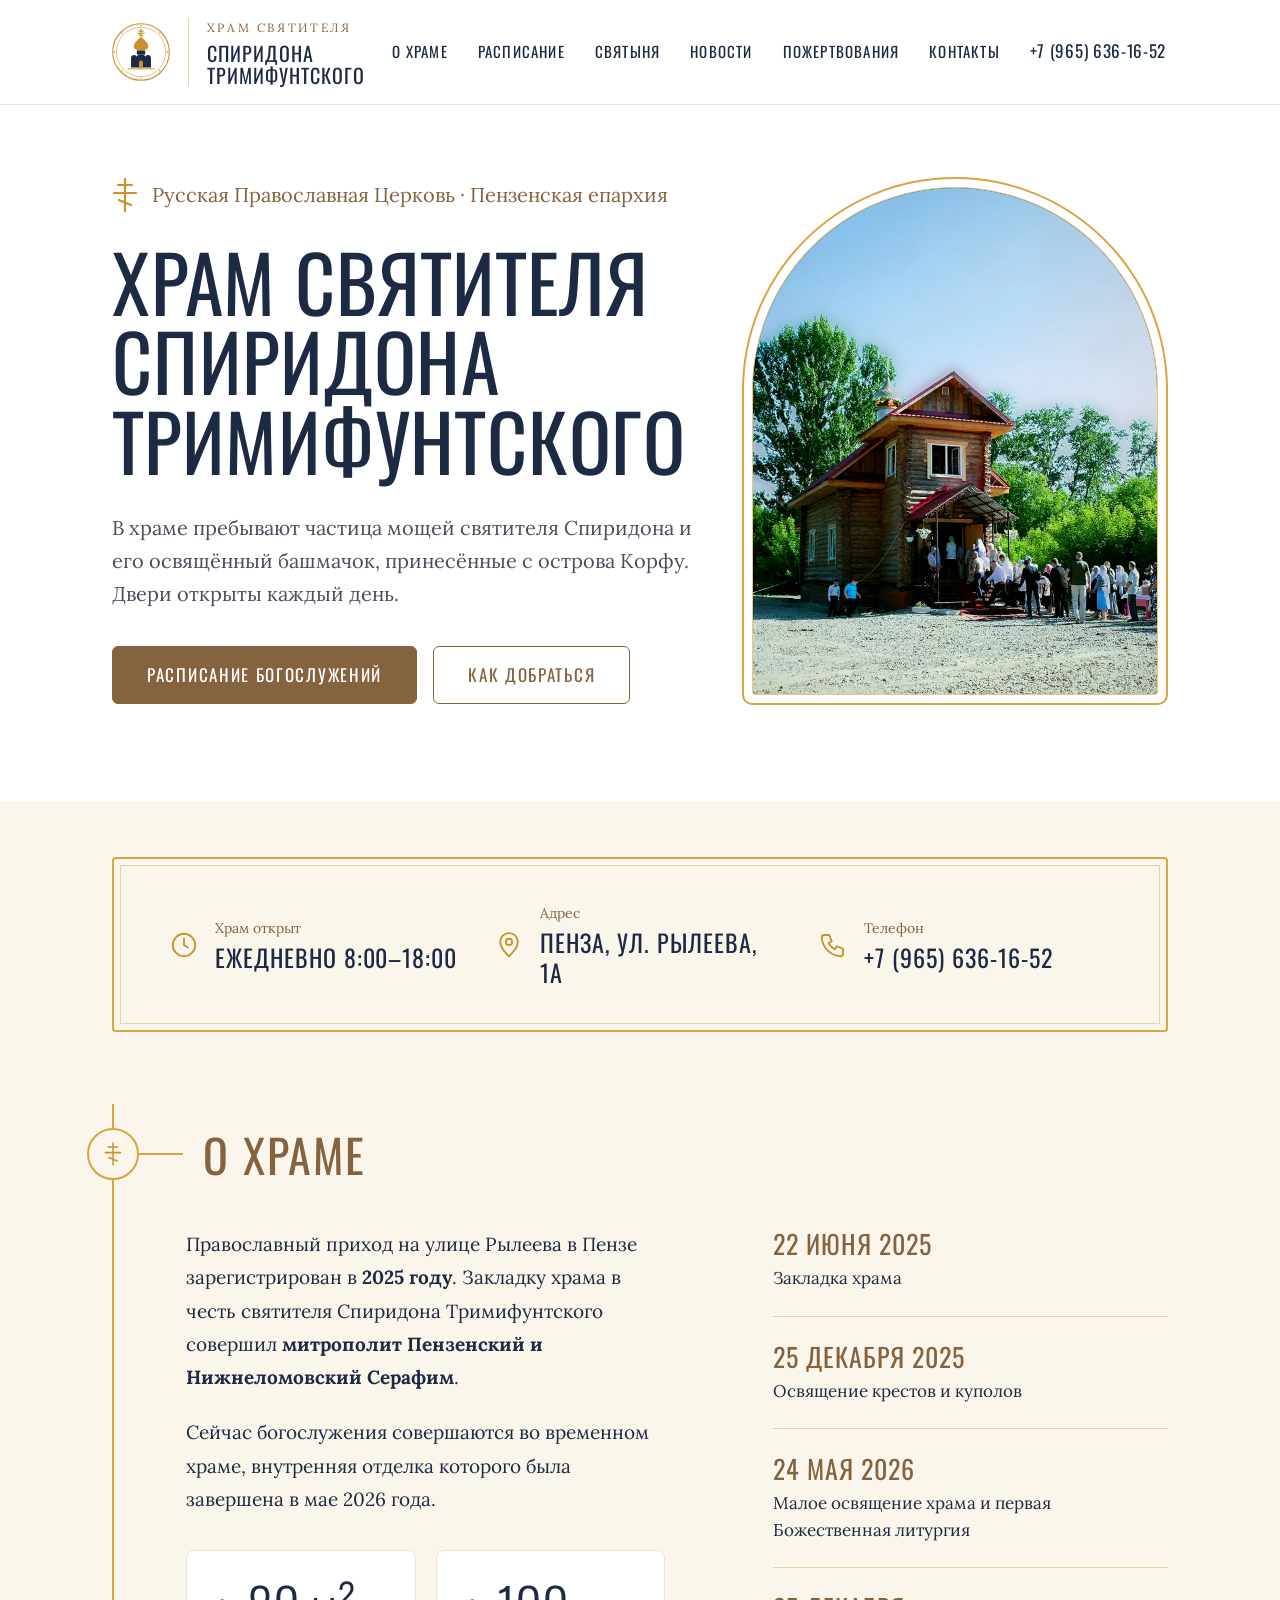
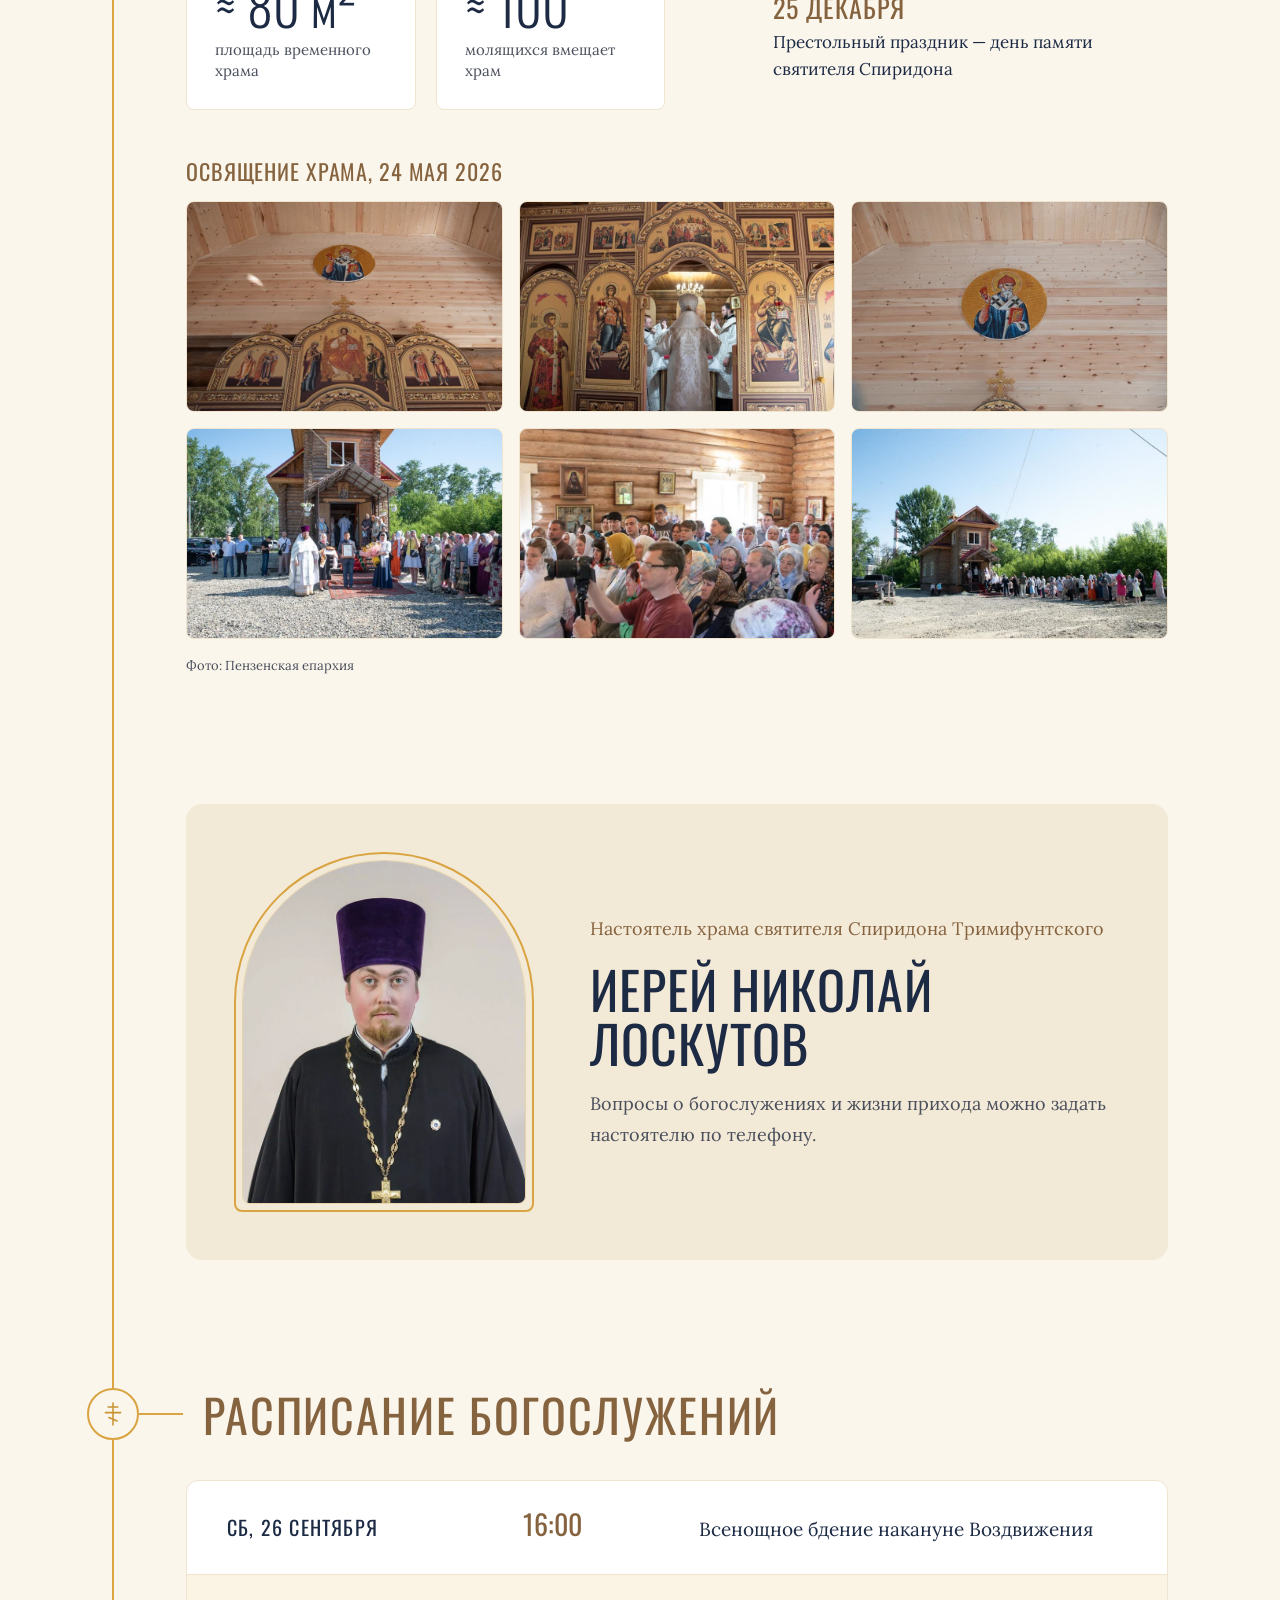
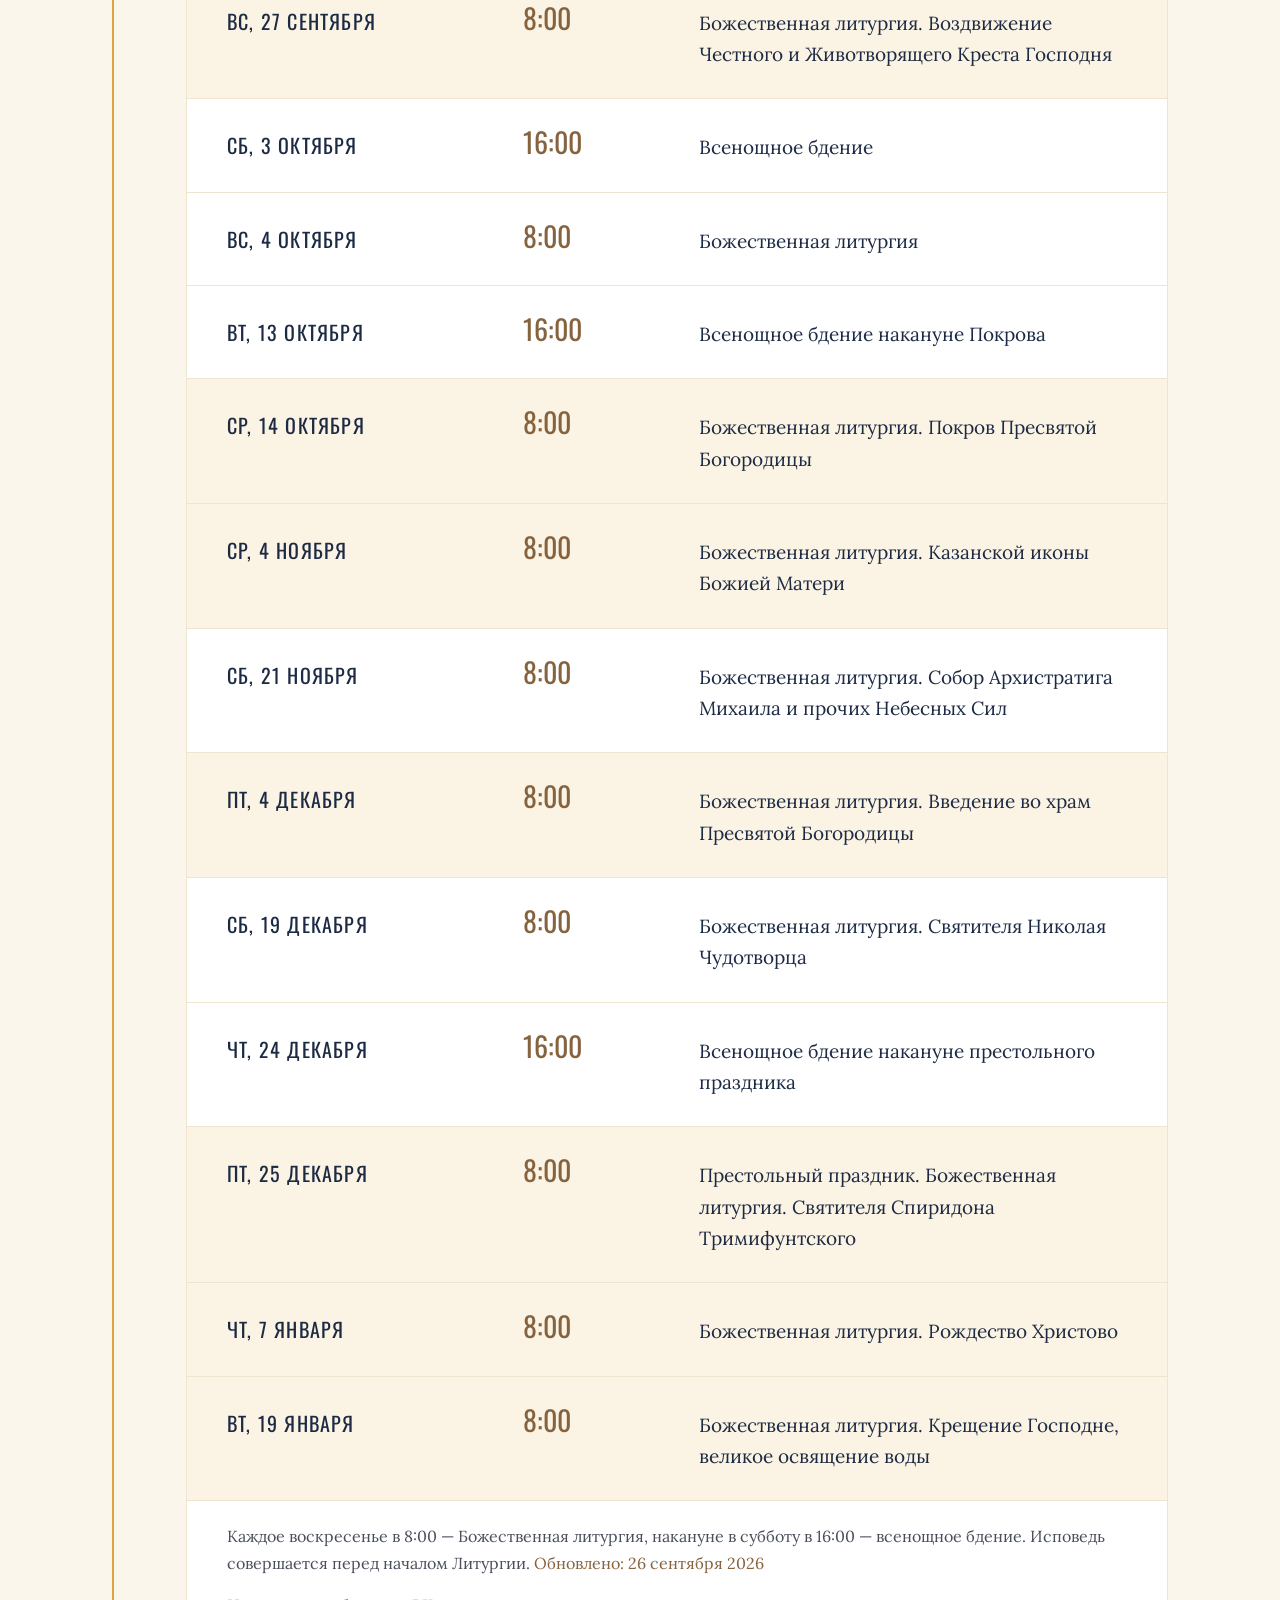
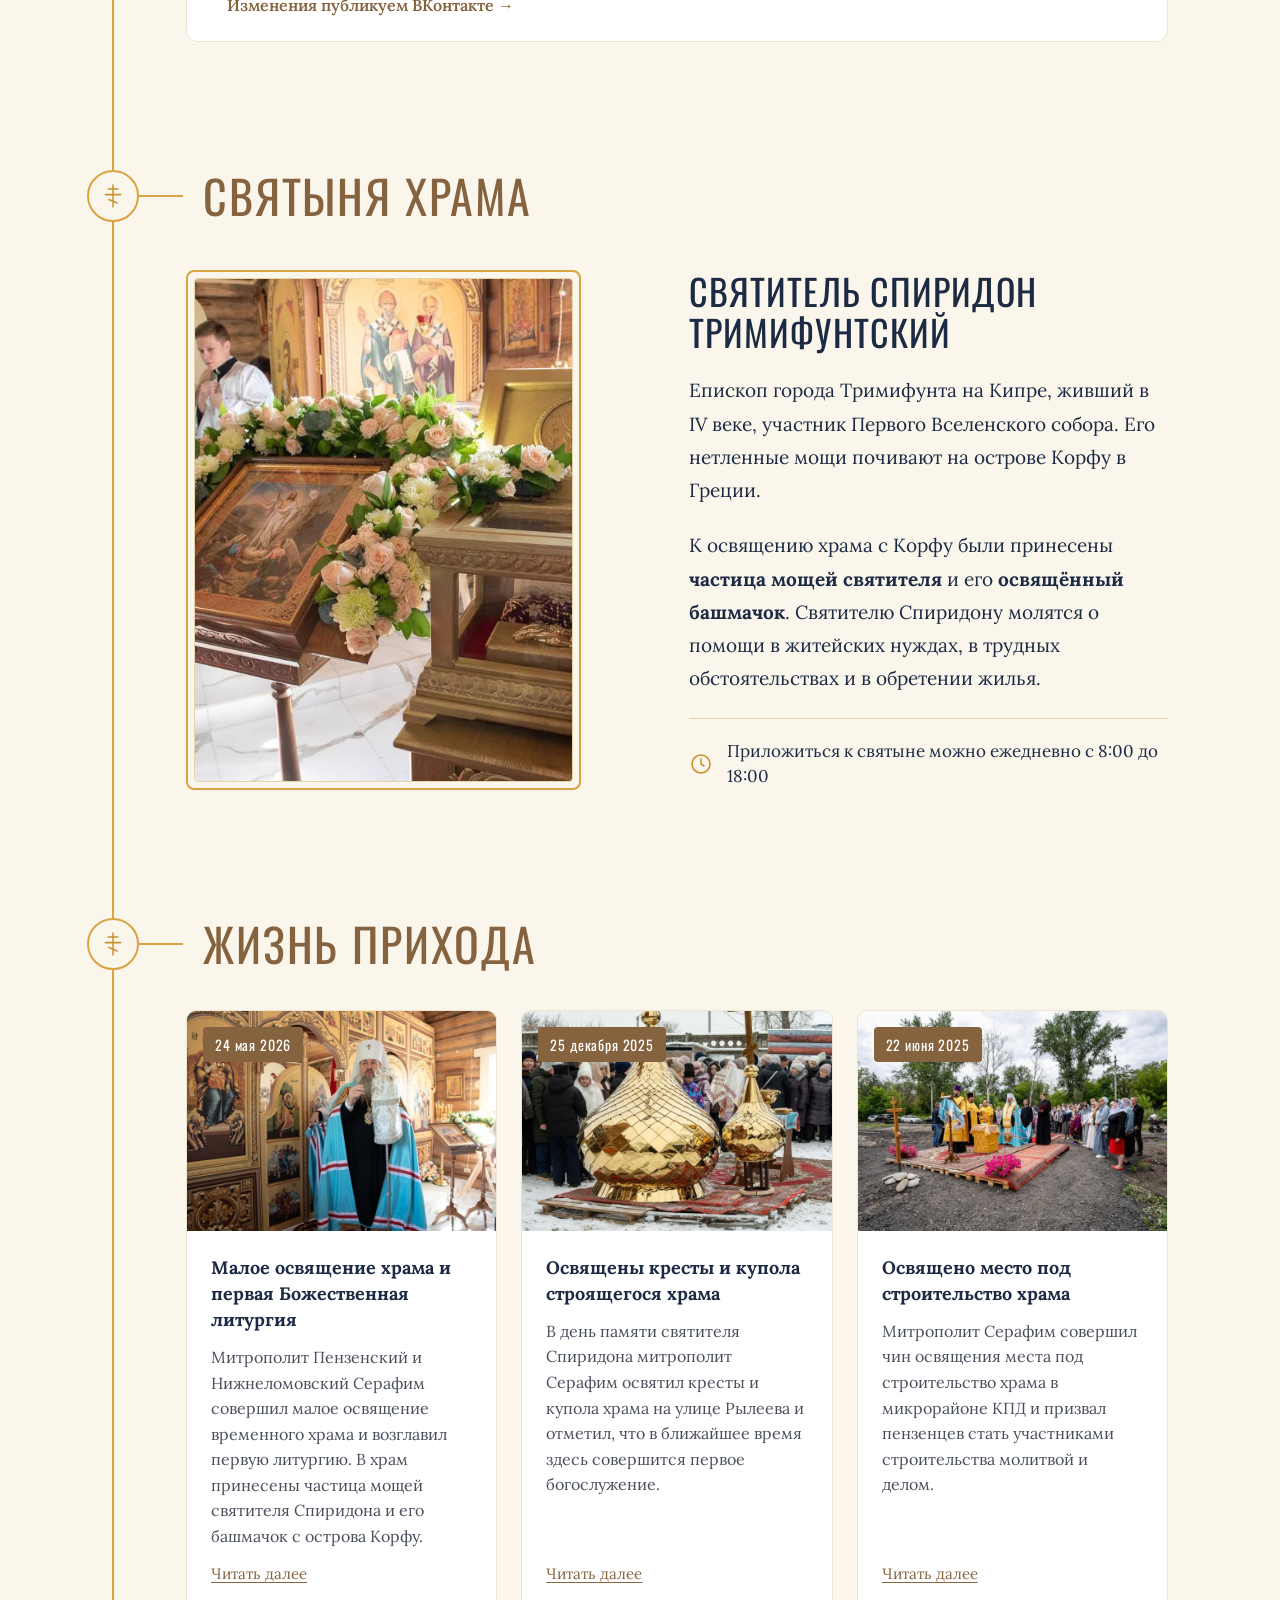
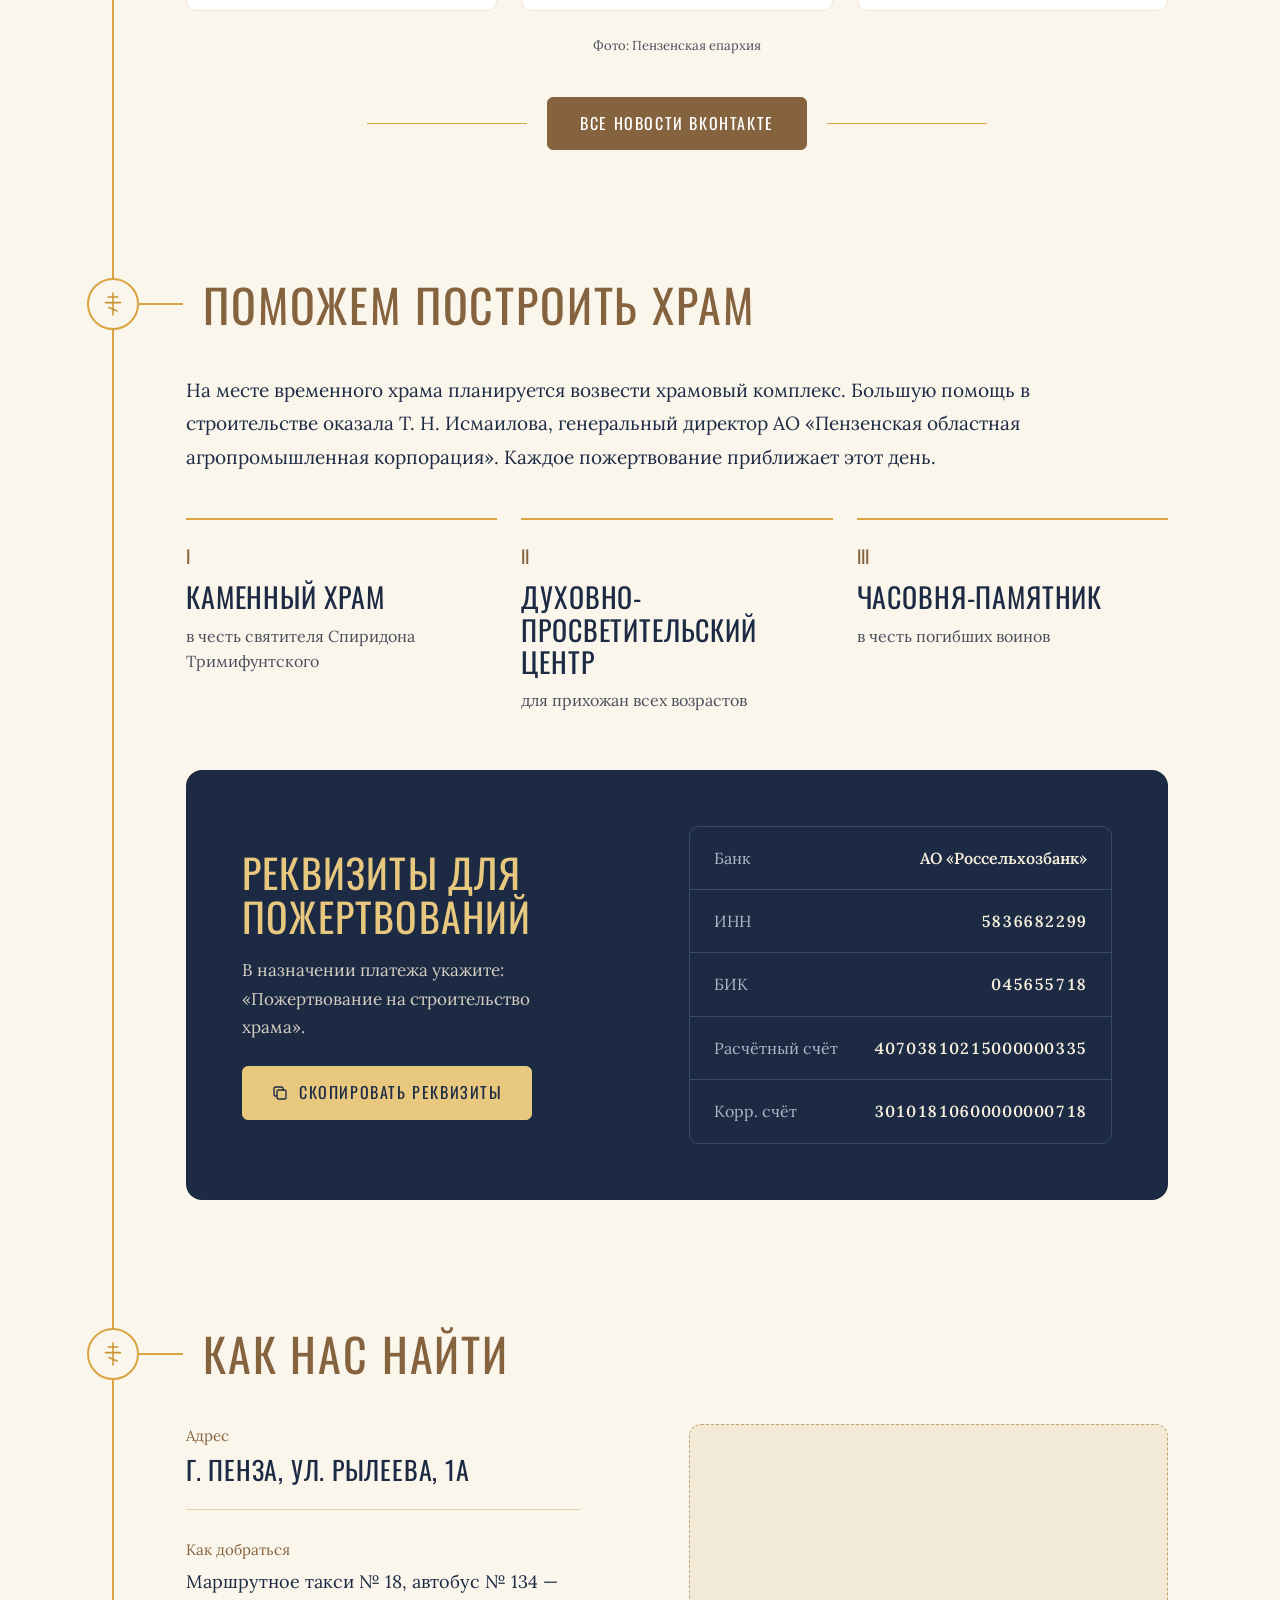
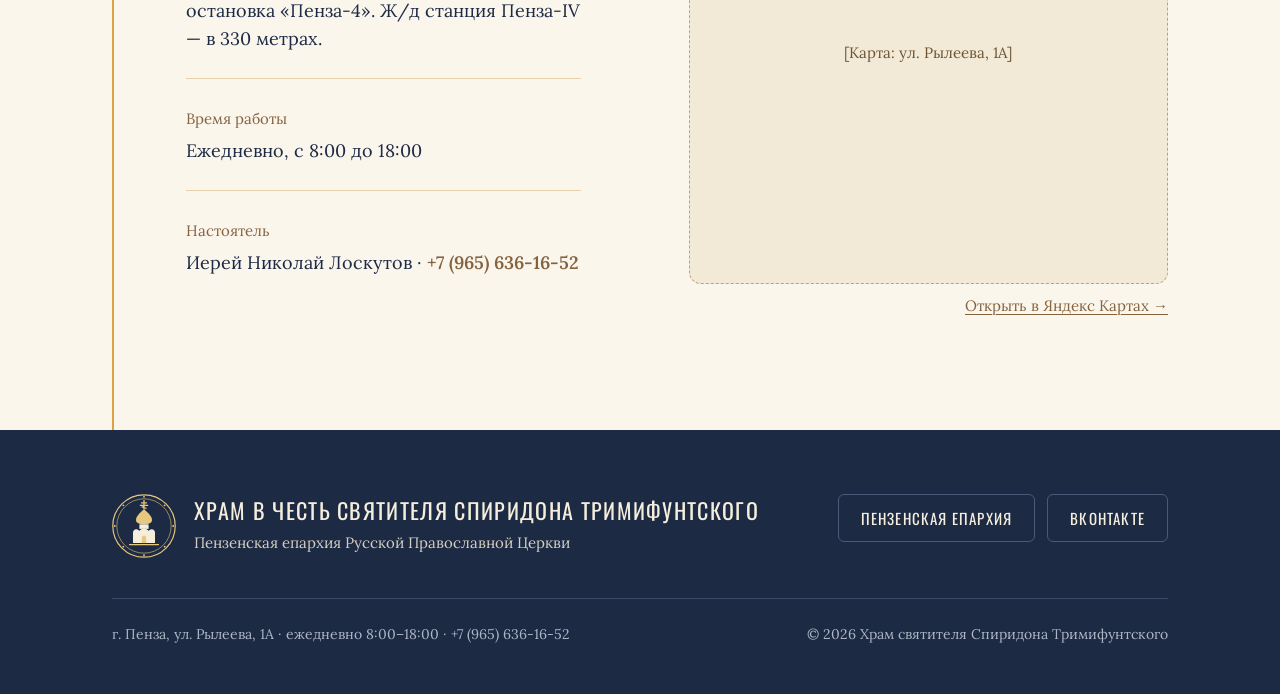
<file: index.html>
<!doctype html>
<html lang="ru">
<head>
<meta charset="utf-8">
<meta name="viewport" content="width=device-width, initial-scale=1">
<title>Храм святителя Спиридона Тримифунтского — Пенза, ул. Рылеева, 1А</title>
<meta name="description" content="Храм в честь святителя Спиридона Тримифунтского Чудотворца в Пензе (Пензенская епархия). В храме — частица мощей и башмачок святителя с Корфу. Расписание богослужений, реквизиты для пожертвований на строительство, адрес и телефон. Открыт ежедневно 8:00–18:00.">
<meta name="theme-color" content="#FBF6EC">
<!-- Базовый адрес сайта: при переезде на свой домен заменить все вхождения https://prooferok.github.io/hramspiridonapnz/ -->
<link rel="canonical" href="https://prooferok.github.io/hramspiridonapnz/">
<meta property="og:url" content="https://prooferok.github.io/hramspiridonapnz/">

<meta property="og:type" content="website">
<meta property="og:locale" content="ru_RU">
<meta property="og:site_name" content="Храм святителя Спиридона Тримифунтского, Пенза">
<meta property="og:title" content="Храм святителя Спиридона Тримифунтского — Пенза">
<meta property="og:description" content="Частица мощей и башмачок святителя Спиридона с Корфу. Пенза, ул. Рылеева, 1А. Ежедневно 8:00–18:00. Поможем построить храм.">
<meta property="og:image" content="https://prooferok.github.io/hramspiridonapnz/images/og.jpg">
<meta property="og:image:width" content="1200">
<meta property="og:image:height" content="630">
<meta name="twitter:card" content="summary_large_image">

<link rel="icon" href="images/favicon.svg" type="image/svg+xml">
<link rel="preconnect" href="https://fonts.googleapis.com">
<link rel="preconnect" href="https://fonts.gstatic.com" crossorigin>
<link href="https://fonts.googleapis.com/css2?family=Oswald:wght@300;400;500&family=Lora:ital,wght@0,400;0,500;0,600;0,700;1,400&display=swap" rel="stylesheet">
<link rel="preload" as="image" href="images/hero.webp" type="image/webp">
<link rel="stylesheet" href="styles.css">

<script type="application/ld+json">
{
  "@context": "https://schema.org",
  "@type": "Church",
  "name": "Храм в честь святителя Спиридона Тримифунтского Чудотворца",
  "alternateName": "Храм святителя Спиридона Тримифунтского (Пенза)",
  "description": "Православный храм Пензенской епархии. В храме пребывают частица мощей святителя Спиридона и его освящённый башмачок, принесённые с острова Корфу.",
  "url": "https://prooferok.github.io/hramspiridonapnz/",
  "image": "https://prooferok.github.io/hramspiridonapnz/images/og.jpg",
  "telephone": "+7-965-636-16-52",
  "address": {
    "@type": "PostalAddress",
    "streetAddress": "ул. Рылеева, 1А",
    "addressLocality": "Пенза",
    "addressRegion": "Пензенская область",
    "addressCountry": "RU"
  },
  "geo": { "@type": "GeoCoordinates", "latitude": 53.217742, "longitude": 45.020732 },
  "openingHoursSpecification": {
    "@type": "OpeningHoursSpecification",
    "dayOfWeek": ["Monday","Tuesday","Wednesday","Thursday","Friday","Saturday","Sunday"],
    "opens": "08:00",
    "closes": "18:00"
  },
  "parentOrganization": { "@type": "Organization", "name": "Пензенская епархия Русской Православной Церкви", "url": "https://eparkhiya.ru/" },
  "sameAs": ["https://vk.ru/hramspiridonapnz", "https://eparkhiya.ru/?p=422044"]
}
</script>
</head>
<body>

<!-- Переиспользуемые SVG-символы: эмблема-печать и восьмиконечный крест -->
<svg width="0" height="0" style="position:absolute" aria-hidden="true" focusable="false">
  <symbol id="sym-emblem" viewBox="0 0 64 64">
    <circle cx="32" cy="32" r="31.2" fill="var(--em-bg)" stroke="var(--em-accent)" stroke-width="1.2"/>
    <circle cx="32" cy="32" r="27.2" fill="none" stroke="var(--em-accent)" stroke-width="0.6"/>
    <g fill="var(--em-accent)">
      <circle cx="32" cy="2.8" r="0.9"/><circle cx="52.65" cy="11.35" r="0.9"/><circle cx="61.2" cy="32" r="0.9"/><circle cx="52.65" cy="52.65" r="0.9"/>
      <circle cx="32" cy="61.2" r="0.9"/><circle cx="11.35" cy="52.65" r="0.9"/><circle cx="2.8" cy="32" r="0.9"/><circle cx="11.35" cy="11.35" r="0.9"/>
    </g>
    <g stroke="var(--em-accent)" stroke-width="1.3" stroke-linecap="round"><path d="M32 6.5v8.5M29.6 8.9h4.8M28.3 11.3h7.4M30 12.8l4 1.4"/></g>
    <path d="M32 15.2c-4.9 4.2-8 7.3-8 10.8 0 2.9 3.4 4.3 8 4.3s8-1.4 8-4.3c0-3.5-3.1-6.6-8-10.8z" fill="var(--em-accent)"/>
    <rect x="27.4" y="30.3" width="9.2" height="4.6" fill="var(--em-body)"/>
    <path d="M21 49V38.6c0-1.9 1.5-3.3 3.3-3.3 1.3 0 2.4.7 2.9 1.8.6-1.4 2.2-2.4 4.8-2.4s4.2 1 4.8 2.4c.5-1.1 1.6-1.8 2.9-1.8 1.8 0 3.3 1.4 3.3 3.3V49z" fill="var(--em-body)"/>
    <path d="M29.8 49v-5.4a2.2 2.2 0 0 1 4.4 0V49z" fill="var(--em-accent)"/>
    <path d="M17.5 50.6h29" stroke="var(--em-accent)" stroke-width="1.1" stroke-linecap="round"/>
  </symbol>
  <symbol id="sym-cross" viewBox="0 0 26 34">
    <path d="M13 1v32M6 7h14M2 15h22M7 22l12 5" fill="none" stroke="currentColor" stroke-width="2.2" stroke-linecap="round"/>
  </symbol>
</svg>

<a class="skip-link" href="#main">Перейти к содержанию</a>

<header class="site-header">
  <div class="container site-header__inner">
    <a href="#top" class="brand" aria-label="На главную — Храм святителя Спиридона Тримифунтского">
      <svg class="emblem" width="58" height="58" role="img" aria-label="Эмблема храма"><use href="#sym-emblem"/></svg>
      <span class="brand__divider" aria-hidden="true"></span>
      <span class="brand__text">
        <span class="brand__eyebrow">Храм святителя</span>
        <span class="brand__name">Спиридона Тримифунтского</span>
      </span>
    </a>

    <button class="burger" type="button" aria-expanded="false" aria-controls="site-nav" aria-label="Открыть меню">
      <svg class="burger__icon burger__icon--open" width="22" height="22" viewBox="0 0 24 24" fill="none" stroke="currentColor" stroke-width="1.8" stroke-linecap="round" aria-hidden="true"><path d="M4 7h16M4 12h16M4 17h16"/></svg>
      <svg class="burger__icon burger__icon--close" width="22" height="22" viewBox="0 0 24 24" fill="none" stroke="currentColor" stroke-width="1.8" stroke-linecap="round" aria-hidden="true"><path d="M6 6l12 12M18 6L6 18"/></svg>
    </button>

    <nav id="site-nav" class="site-nav" aria-label="Разделы сайта">
      <ul class="site-nav__list">
        <li><a href="#about">О храме</a></li>
        <li><a href="#schedule">Расписание</a></li>
        <li><a href="#saint">Святыня</a></li>
        <li><a href="#news">Новости</a></li>
        <li><a href="#build">Пожертвования</a></li>
        <li><a href="#contacts">Контакты</a></li>
      </ul>
      <a href="tel:+79656361652" class="site-nav__phone">+7 (965) 636-16-52</a>
    </nav>
  </div>
</header>

<main id="main">

  <!-- Первый экран -->
  <section id="top" class="hero" aria-labelledby="hero-title">
    <div class="container hero__inner">
      <div class="hero__content">
        <p class="hero__eyebrow">
          <svg class="hero__cross" width="26" height="34" aria-hidden="true"><use href="#sym-cross"/></svg>
          <span><span class="hide-mobile">Русская Православная Церковь · </span>Пензенская епархия</span>
        </p>
        <h1 id="hero-title" class="hero__title">Храм святителя Спиридона Тримифунтского</h1>
        <div class="hero__media hero__media--mobile-only" aria-hidden="true"></div>
        <p class="hero__lead">В храме пребывают частица мощей святителя Спиридона и его освящённый башмачок, принесённые с острова Корфу. Двери открыты каждый день.</p>
        <div class="hero__actions">
          <a href="#schedule" class="btn btn--primary">Расписание богослужений</a>
          <a href="#contacts" class="btn btn--outline">Как добраться</a>
        </div>
      </div>
      <div class="hero__media">
        <div class="arch">
          <div class="arch__inner">
            <picture>
              <source srcset="images/hero.webp" type="image/webp">
              <img class="arch__img" src="images/hero.jpg" width="1254" height="1520" fetchpriority="high" decoding="async"
                   alt="Временный деревянный храм святителя Спиридона Тримифунтского в Пензе; прихожане у крыльца после богослужения">
            </picture>
          </div>
        </div>
      </div>
    </div>
  </section>

  <!-- Полоса с ключевой информацией -->
  <section class="infobar" aria-label="Время работы, адрес и телефон">
    <div class="container">
      <div class="frame-double">
        <ul class="infobar__list">
          <li class="infobar__item">
            <svg class="infobar__icon" width="30" height="30" viewBox="0 0 24 24" fill="none" stroke="currentColor" stroke-width="1.5" stroke-linecap="round" stroke-linejoin="round" aria-hidden="true"><circle cx="12" cy="12" r="9"/><path d="M12 7v5l3 2"/></svg>
            <span class="infobar__text"><span class="infobar__label">Храм открыт</span><span class="infobar__value">Ежедневно 8:00–18:00</span></span>
          </li>
          <li class="infobar__item">
            <svg class="infobar__icon" width="30" height="30" viewBox="0 0 24 24" fill="none" stroke="currentColor" stroke-width="1.5" stroke-linecap="round" stroke-linejoin="round" aria-hidden="true"><path d="M12 21s-7-6.2-7-11.5A7 7 0 0 1 19 9.5C19 14.8 12 21 12 21z"/><circle cx="12" cy="9.5" r="2.5"/></svg>
            <span class="infobar__text"><span class="infobar__label">Адрес</span><span class="infobar__value">Пенза, ул. Рылеева, 1А</span></span>
          </li>
          <li class="infobar__item">
            <svg class="infobar__icon" width="30" height="30" viewBox="0 0 24 24" fill="none" stroke="currentColor" stroke-width="1.5" stroke-linecap="round" stroke-linejoin="round" aria-hidden="true"><path d="M5 4h4l2 5-2.5 1.5a11 11 0 0 0 5 5L15 13l5 2v4a2 2 0 0 1-2 2A16 16 0 0 1 3 6a2 2 0 0 1 2-2z"/></svg>
            <span class="infobar__text"><span class="infobar__label">Телефон</span><a class="infobar__value" href="tel:+79656361652">+7 (965) 636-16-52</a></span>
          </li>
        </ul>
      </div>
    </div>
  </section>

  <!-- Основное содержание с золотой линией -->
  <div class="container">
    <div class="goldline">

      <!-- О храме -->
      <section id="about" class="section" aria-labelledby="about-title">
        <div class="section__head">
          <span class="medallion" aria-hidden="true"><svg width="18" height="26"><use href="#sym-cross"/></svg></span>
          <span class="section__tick" aria-hidden="true"></span>
          <h2 id="about-title" class="section__title">О храме</h2>
        </div>
        <div class="about">
          <div class="about__text">
            <p>Православный приход на улице Рылеева в Пензе зарегистрирован в <b>2025 году</b>. Закладку храма в честь святителя Спиридона Тримифунтского совершил <b>митрополит Пензенский и Нижнеломовский Серафим</b>.</p>
            <p>Сейчас богослужения совершаются во временном храме, внутренняя отделка которого была завершена в мае 2026 года.</p>
            <ul class="stats">
              <li class="stat"><span class="stat__value">≈ 80 м²</span><span class="stat__label">площадь временного храма</span></li>
              <li class="stat"><span class="stat__value">≈ 100</span><span class="stat__label">молящихся вмещает храм</span></li>
            </ul>
          </div>
          <ol class="timeline" aria-label="Важные даты">
            <li class="timeline__item"><time class="timeline__date" datetime="2025-06-22">22 июня 2025</time><span class="timeline__text">Закладка храма</span></li>
            <li class="timeline__item"><time class="timeline__date" datetime="2025-12-25">25 декабря 2025</time><span class="timeline__text">Освящение крестов и куполов</span></li>
            <li class="timeline__item"><time class="timeline__date" datetime="2026-05-24">24 мая 2026</time><span class="timeline__text">Малое освящение храма и первая Божественная литургия</span></li>
            <li class="timeline__item"><span class="timeline__date">25 декабря</span><span class="timeline__text">Престольный праздник — день памяти святителя Спиридона</span></li>
          </ol>
        </div>
        <div class="about__gallery">
          <h3 class="about__gallery-title">Освящение храма, 24 мая 2026</h3>
          <ul class="gallery">
            <li class="gallery__item"><img src="images/gallery-01.jpg" width="800" height="534" loading="lazy" decoding="async" alt="Мозаичный образ святителя Спиридона под сводом храма и верх иконостаса"></li>
            <li class="gallery__item"><img src="images/gallery-02.jpg" width="800" height="534" loading="lazy" decoding="async" alt="Иконостас временного храма во время богослужения"></li>
            <li class="gallery__item"><img src="images/gallery-03.jpg" width="800" height="534" loading="lazy" decoding="async" alt="Мозаичная икона святителя Спиридона на деревянной стене храма"></li>
            <li class="gallery__item"><img src="images/gallery-04.jpg" width="800" height="534" loading="lazy" decoding="async" alt="Прихожане у крыльца храма встречают митрополита"></li>
            <li class="gallery__item"><img src="images/gallery-05.jpg" width="800" height="534" loading="lazy" decoding="async" alt="Молящиеся в храме на первой литургии"></li>
            <li class="gallery__item"><img src="images/gallery-06.jpg" width="800" height="534" loading="lazy" decoding="async" alt="Деревянный храм и прихожане на площадке перед ним"></li>
          </ul>
          <p class="photo-credit">Фото: Пензенская епархия</p>
        </div>
      </section>

      <!-- Настоятель -->
      <section class="priest" aria-labelledby="priest-title">
        <div class="priest__photo photo-arch">
          <div class="photo-arch__inner">
            <picture>
              <source srcset="images/priest.webp" type="image/webp">
              <img src="images/priest.jpg" width="600" height="720" loading="lazy" decoding="async" alt="Иерей Николай Лоскутов, настоятель храма святителя Спиридона Тримифунтского">
            </picture>
          </div>
        </div>
        <div class="priest__body">
          <p class="priest__eyebrow">Настоятель храма святителя Спиридона Тримифунтского</p>
          <h3 id="priest-title" class="priest__name">Иерей Николай Лоскутов</h3>
          <p class="priest__text">Вопросы о богослужениях и жизни прихода можно задать настоятелю по телефону.</p>
        </div>
      </section>

      <!-- Расписание -->
      <section id="schedule" class="section" aria-labelledby="schedule-title">
        <div class="section__head">
          <span class="medallion" aria-hidden="true"><svg width="18" height="26"><use href="#sym-cross"/></svg></span>
          <span class="section__tick" aria-hidden="true"></span>
          <h2 id="schedule-title" class="section__title">Расписание <span class="hide-mobile">богослужений</span></h2>
        </div>
        <div class="card schedule-card">
          <table class="schedule">
            <caption class="visually-hidden">Расписание богослужений</caption>
            <thead class="visually-hidden"><tr><th scope="col">День</th><th scope="col">Время</th><th scope="col">Богослужение</th></tr></thead>
            <tbody class="js-schedule-body">
              <tr class="schedule__row"><th scope="row" class="schedule__day">Сб, 26 сентября</th><td class="schedule__time">16:00</td><td class="schedule__title">Всенощное бдение накануне Воздвижения</td></tr>
              <tr class="schedule__row schedule__row--holiday"><th scope="row" class="schedule__day">Вс, 27 сентября</th><td class="schedule__time">8:00</td><td class="schedule__title">Божественная литургия. Воздвижение Честного и Животворящего Креста Господня</td></tr>
              <tr class="schedule__row"><th scope="row" class="schedule__day">Сб, 3 октября</th><td class="schedule__time">16:00</td><td class="schedule__title">Всенощное бдение</td></tr>
              <tr class="schedule__row"><th scope="row" class="schedule__day">Вс, 4 октября</th><td class="schedule__time">8:00</td><td class="schedule__title">Божественная литургия</td></tr>
              <tr class="schedule__row"><th scope="row" class="schedule__day">Вт, 13 октября</th><td class="schedule__time">16:00</td><td class="schedule__title">Всенощное бдение накануне Покрова</td></tr>
              <tr class="schedule__row schedule__row--holiday"><th scope="row" class="schedule__day">Ср, 14 октября</th><td class="schedule__time">8:00</td><td class="schedule__title">Божественная литургия. Покров Пресвятой Богородицы</td></tr>
              <tr class="schedule__row schedule__row--holiday"><th scope="row" class="schedule__day">Ср, 4 ноября</th><td class="schedule__time">8:00</td><td class="schedule__title">Божественная литургия. Казанской иконы Божией Матери</td></tr>
              <tr class="schedule__row"><th scope="row" class="schedule__day">Сб, 21 ноября</th><td class="schedule__time">8:00</td><td class="schedule__title">Божественная литургия. Собор Архистратига Михаила и прочих Небесных Сил</td></tr>
              <tr class="schedule__row schedule__row--holiday"><th scope="row" class="schedule__day">Пт, 4 декабря</th><td class="schedule__time">8:00</td><td class="schedule__title">Божественная литургия. Введение во храм Пресвятой Богородицы</td></tr>
              <tr class="schedule__row"><th scope="row" class="schedule__day">Сб, 19 декабря</th><td class="schedule__time">8:00</td><td class="schedule__title">Божественная литургия. Святителя Николая Чудотворца</td></tr>
              <tr class="schedule__row"><th scope="row" class="schedule__day">Чт, 24 декабря</th><td class="schedule__time">16:00</td><td class="schedule__title">Всенощное бдение накануне престольного праздника</td></tr>
              <tr class="schedule__row schedule__row--holiday"><th scope="row" class="schedule__day">Пт, 25 декабря</th><td class="schedule__time">8:00</td><td class="schedule__title">Престольный праздник. Божественная литургия. Святителя Спиридона Тримифунтского</td></tr>
              <tr class="schedule__row schedule__row--holiday"><th scope="row" class="schedule__day">Чт, 7 января</th><td class="schedule__time">8:00</td><td class="schedule__title">Божественная литургия. Рождество Христово</td></tr>
              <tr class="schedule__row schedule__row--holiday"><th scope="row" class="schedule__day">Вт, 19 января</th><td class="schedule__time">8:00</td><td class="schedule__title">Божественная литургия. Крещение Господне, великое освящение воды</td></tr>
            </tbody>
          </table>
          <div class="schedule__footer">
            <span><span class="js-schedule-note">Каждое воскресенье в 8:00 — Божественная литургия, накануне в субботу в 16:00 — всенощное бдение. Исповедь совершается перед началом Литургии.</span> <span class="js-schedule-updated schedule__updated" hidden></span></span>
            <a href="https://vk.ru/hramspiridonapnz" class="link-strong" target="_blank" rel="noopener">Изменения публикуем ВКонтакте →</a>
          </div>
        </div>
      </section>

      <!-- Святыня -->
      <section id="saint" class="section" aria-labelledby="saint-title">
        <div class="section__head">
          <span class="medallion" aria-hidden="true"><svg width="18" height="26"><use href="#sym-cross"/></svg></span>
          <span class="section__tick" aria-hidden="true"></span>
          <h2 id="saint-title" class="section__title">Святыня <span class="hide-mobile">храма</span></h2>
        </div>
        <div class="saint">
          <figure class="saint__photo photo-frame">
            <div class="photo-frame__inner">
              <picture>
                <source srcset="images/saint.webp" type="image/webp">
                <img src="images/saint.jpg" width="1000" height="667" loading="lazy" decoding="async" alt="Ковчег с частицей мощей святителя Спиридона и иконы, украшенные цветами, в день освящения храма">
              </picture>
            </div>
            <figcaption class="visually-hidden">Святыни в храме в день малого освящения, 24 мая 2026. Фото: Пензенская епархия</figcaption>
          </figure>
          <div class="saint__body">
            <h3 class="saint__title">Святитель Спиридон Тримифунтский</h3>
            <p>Епископ города Тримифунта на Кипре, живший в IV веке, участник Первого Вселенского собора. Его нетленные мощи почивают на острове Корфу в Греции.</p>
            <p>К освящению храма с Корфу были принесены <b>частица мощей святителя</b> и его <b>освящённый башмачок</b>. Святителю Спиридону молятся о помощи в житейских нуждах, в трудных обстоятельствах и в обретении жилья.</p>
            <p class="saint__note">
              <svg width="24" height="24" viewBox="0 0 24 24" fill="none" stroke="currentColor" stroke-width="1.6" stroke-linecap="round" stroke-linejoin="round" aria-hidden="true"><circle cx="12" cy="12" r="9"/><path d="M12 7v5l3 2"/></svg>
              <span>Приложиться к святыне можно ежедневно с 8:00 до 18:00</span>
            </p>
          </div>
        </div>
      </section>

      <!-- Новости -->
      <section id="news" class="section" aria-labelledby="news-title">
        <div class="section__head">
          <span class="medallion" aria-hidden="true"><svg width="18" height="26"><use href="#sym-cross"/></svg></span>
          <span class="section__tick" aria-hidden="true"></span>
          <h2 id="news-title" class="section__title">Жизнь прихода</h2>
        </div>
        <div class="news-grid js-news-grid">
          <article class="news-card">
            <div class="news-card__media"><img class="news-card__img" src="images/news-2026-05-24.jpg" width="800" height="534" loading="lazy" decoding="async" alt="Митрополит Серафим с ковчегом в новом храме"><span class="news-card__date">24 мая 2026</span></div>
            <div class="news-card__body">
              <h3 class="news-card__title">Малое освящение храма и первая Божественная литургия</h3>
              <p class="news-card__text">Митрополит Пензенский и Нижнеломовский Серафим совершил малое освящение временного храма и возглавил первую литургию. В храм принесены частица мощей святителя Спиридона и его башмачок с острова Корфу.</p>
              <a href="https://eparkhiya.ru/?p=437861" class="news-card__link" target="_blank" rel="noopener">Читать далее</a>
            </div>
          </article>
          <article class="news-card">
            <div class="news-card__media"><img class="news-card__img" src="images/news-2025-12-25.jpg" width="800" height="534" loading="lazy" decoding="async" alt="Золотые купола храма перед освящением"><span class="news-card__date">25 декабря 2025</span></div>
            <div class="news-card__body">
              <h3 class="news-card__title">Освящены кресты и купола строящегося храма</h3>
              <p class="news-card__text">В день памяти святителя Спиридона митрополит Серафим освятил кресты и купола храма на улице Рылеева и отметил, что в ближайшее время здесь совершится первое богослужение.</p>
              <a href="https://eparkhiya.ru/?p=422006" class="news-card__link" target="_blank" rel="noopener">Читать далее</a>
            </div>
          </article>
          <article class="news-card news-card--third">
            <div class="news-card__media"><img class="news-card__img" src="images/news-2025-06-22.jpg" width="800" height="534" loading="lazy" decoding="async" alt="Чин освящения места под строительство храма"><span class="news-card__date">22 июня 2025</span></div>
            <div class="news-card__body">
              <h3 class="news-card__title">Освящено место под строительство храма</h3>
              <p class="news-card__text">Митрополит Серафим совершил чин освящения места под строительство храма в микрорайоне КПД и призвал пензенцев стать участниками строительства молитвой и делом.</p>
              <a href="https://eparkhiya.ru/?p=401218" class="news-card__link" target="_blank" rel="noopener">Читать далее</a>
            </div>
          </article>
        </div>
        <p class="photo-credit news__credit">Фото: Пензенская епархия</p>
        <div class="news__more">
          <span class="news__rule" aria-hidden="true"></span>
          <a href="https://vk.ru/hramspiridonapnz" class="btn btn--primary btn--sm" target="_blank" rel="noopener">Все новости ВКонтакте</a>
          <span class="news__rule" aria-hidden="true"></span>
        </div>
      </section>

      <!-- Строительство и пожертвования -->
      <section id="build" class="section" aria-labelledby="build-title">
        <div class="section__head">
          <span class="medallion" aria-hidden="true"><svg width="18" height="26"><use href="#sym-cross"/></svg></span>
          <span class="section__tick" aria-hidden="true"></span>
          <h2 id="build-title" class="section__title">Поможем построить храм</h2>
        </div>
        <p class="build__intro">На месте временного храма планируется возвести храмовый комплекс. Большую помощь в строительстве оказала Т. Н. Исмаилова, генеральный директор АО «Пензенская областная агропромышленная корпорация». Каждое пожертвование приближает этот день.</p>
        <ol class="stages">
          <li class="stage"><span class="stage__num">I</span><span class="stage__title">Каменный храм</span><span class="stage__text">в честь святителя Спиридона Тримифунтского</span></li>
          <li class="stage"><span class="stage__num">II</span><span class="stage__title">Духовно-просветительский центр</span><span class="stage__text">для прихожан всех возрастов</span></li>
          <li class="stage"><span class="stage__num">III</span><span class="stage__title">Часовня-памятник</span><span class="stage__text">в честь погибших воинов</span></li>
        </ol>

        <div id="donate" class="donate">
          <div class="donate__intro">
            <h3 class="donate__title">Реквизиты для пожертвований</h3>
            <p class="donate__text">В назначении платежа укажите: «<span class="js-payment-purpose">Пожертвование на строительство храма</span>».</p>
            <button type="button" class="btn btn--gold js-copy-requisites">
              <svg width="18" height="18" viewBox="0 0 24 24" fill="none" stroke="currentColor" stroke-width="1.8" stroke-linecap="round" stroke-linejoin="round" aria-hidden="true"><rect x="8" y="8" width="12" height="12" rx="2"/><path d="M16 8V6a2 2 0 0 0-2-2H6a2 2 0 0 0-2 2v8a2 2 0 0 0 2 2h2"/></svg>
              <span class="btn__label">Скопировать реквизиты</span>
            </button>
            <span class="visually-hidden js-copy-status" role="status" aria-live="polite"></span>
          </div>
          <dl class="requisites">
            <div class="requisites__row"><dt>Банк</dt><dd>АО «Россельхозбанк»</dd></div>
            <div class="requisites__row"><dt>ИНН</dt><dd class="requisites__num">5836682299</dd></div>
            <div class="requisites__row"><dt>БИК</dt><dd class="requisites__num">045655718</dd></div>
            <div class="requisites__row"><dt>Расчётный счёт</dt><dd class="requisites__num">40703810215000000335</dd></div>
            <div class="requisites__row"><dt>Корр. счёт</dt><dd class="requisites__num">30101810600000000718</dd></div>
          </dl>
        </div>
      </section>

      <!-- Контакты -->
      <section id="contacts" class="section" aria-labelledby="contacts-title">
        <div class="section__head">
          <span class="medallion" aria-hidden="true"><svg width="18" height="26"><use href="#sym-cross"/></svg></span>
          <span class="section__tick" aria-hidden="true"></span>
          <h2 id="contacts-title" class="section__title">Как нас найти</h2>
        </div>
        <div class="contacts">
          <dl class="contacts__list">
            <div class="contacts__item"><dt>Адрес</dt><dd class="contacts__address">г. Пенза, ул. Рылеева, 1А</dd></div>
            <div class="contacts__item"><dt>Как добраться</dt><dd>Маршрутное такси № 18, автобус № 134 — остановка «Пенза-4». Ж/д станция Пенза-IV — в 330 метрах.</dd></div>
            <div class="contacts__item"><dt>Время работы</dt><dd>Ежедневно, с 8:00 до 18:00</dd></div>
            <div class="contacts__item"><dt>Настоятель</dt><dd>Иерей Николай Лоскутов · <a href="tel:+79656361652" class="link-strong">+7 (965) 636-16-52</a></dd></div>
          </dl>
          <div class="map">
            <div class="map__placeholder placeholder" aria-hidden="true">[Карта: ул. Рылеева, 1А]</div>
            <iframe class="map__frame" title="Яндекс Карта: храм святителя Спиридона Тримифунтского, ул. Рылеева, 1А"
                    src="https://yandex.ru/map-widget/v1/?ll=45.020732%2C53.217742&z=17&ol=biz&oid=172789419241"
                    loading="lazy" allowfullscreen referrerpolicy="no-referrer-when-downgrade"></iframe>
            <a class="map__link" href="https://yandex.ru/maps/org/172789419241" target="_blank" rel="noopener">Открыть в Яндекс Картах →</a>
          </div>
        </div>
      </section>

    </div>
  </div>
</main>

<footer class="site-footer">
  <div class="container site-footer__inner">
    <div class="site-footer__top">
      <div class="site-footer__brand">
        <svg class="emblem emblem--dark" width="64" height="64" role="img" aria-label="Эмблема храма"><use href="#sym-emblem"/></svg>
        <div class="site-footer__name">
          <span class="site-footer__title">Храм в честь святителя Спиридона Тримифунтского</span>
          <span class="site-footer__sub">Пензенская епархия Русской Православной Церкви</span>
        </div>
      </div>
      <div class="site-footer__links">
        <a href="https://eparkhiya.ru/?p=422044" class="btn btn--ghost" target="_blank" rel="noopener">Пензенская епархия</a>
        <a href="https://vk.ru/hramspiridonapnz" class="btn btn--ghost" target="_blank" rel="noopener">ВКонтакте</a>
      </div>
    </div>
    <div class="site-footer__bottom">
      <span>г. Пенза, ул. Рылеева, 1А · ежедневно 8:00–18:00 · <a href="tel:+79656361652">+7 (965) 636-16-52</a></span>
      <span>© 2026 Храм святителя Спиридона Тримифунтского</span>
    </div>
  </div>
</footer>

<script src="main.js" defer></script>
</body>
</html>
</file>
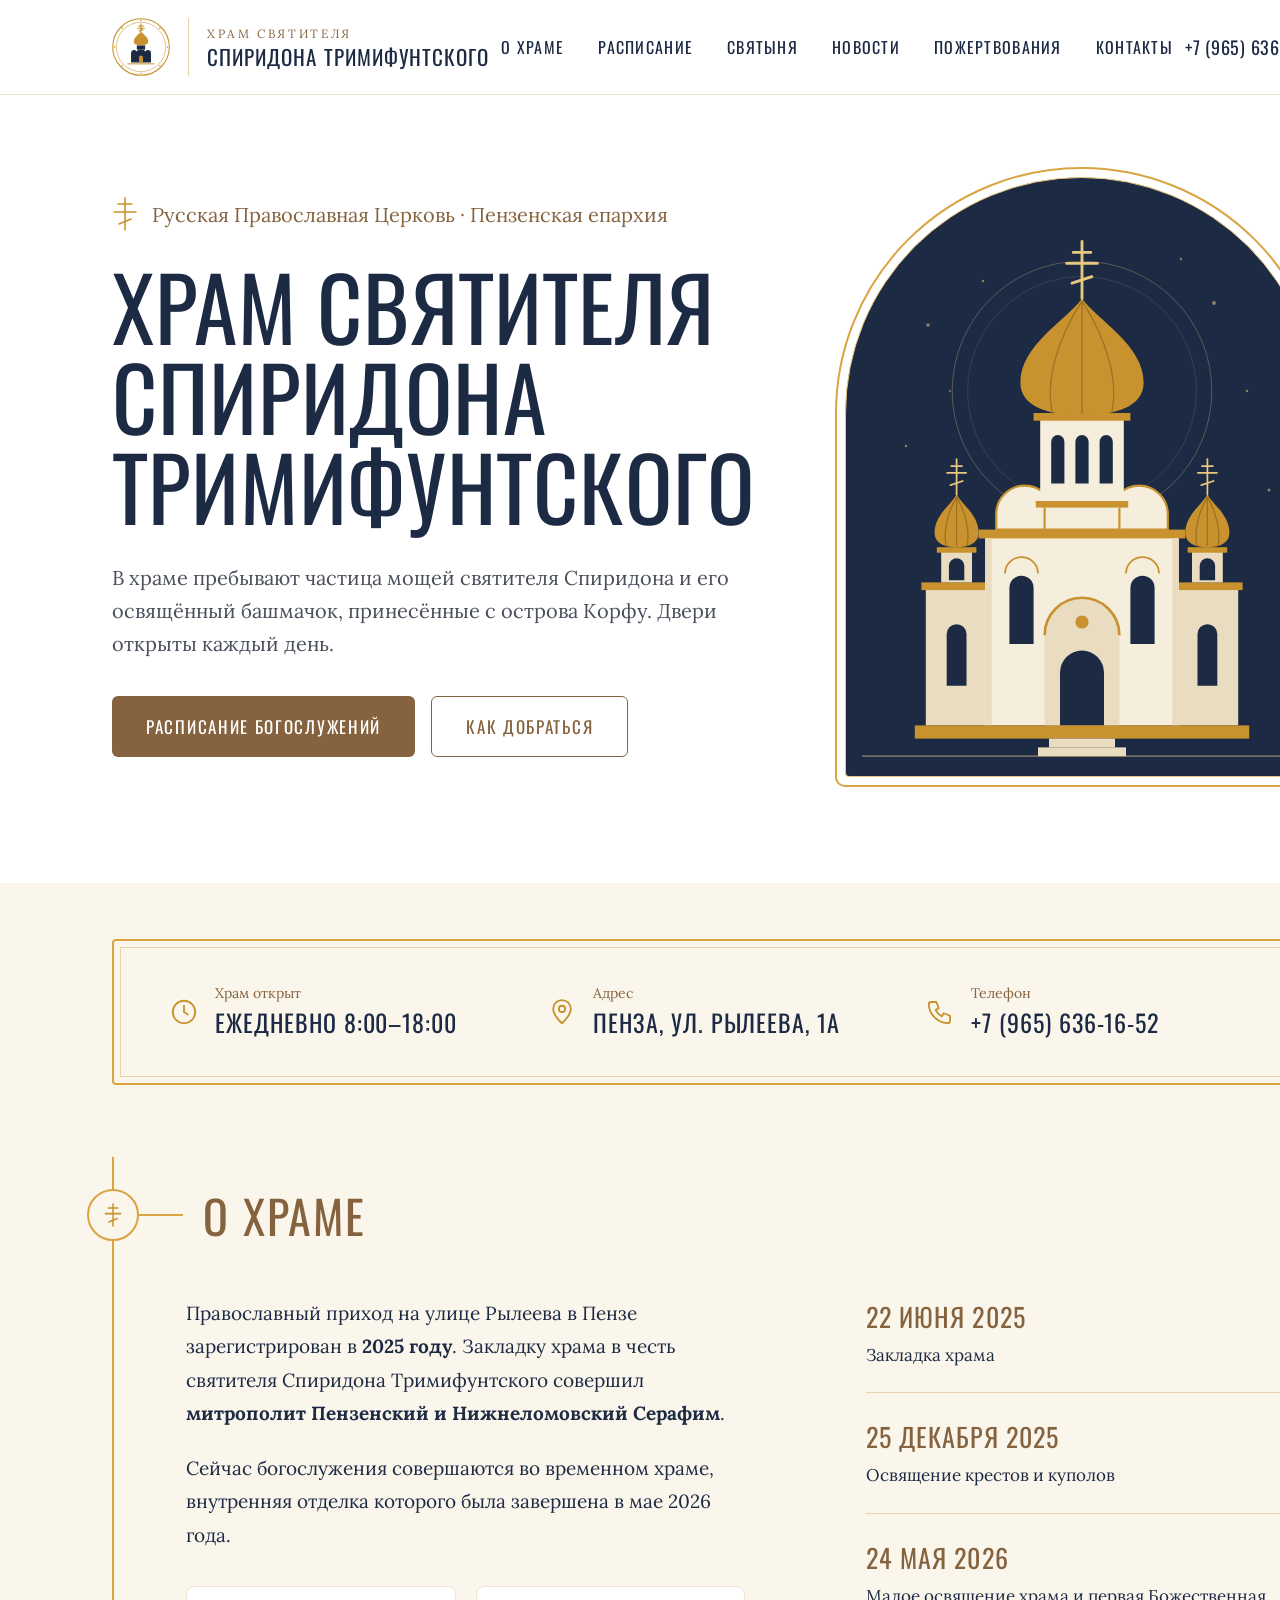
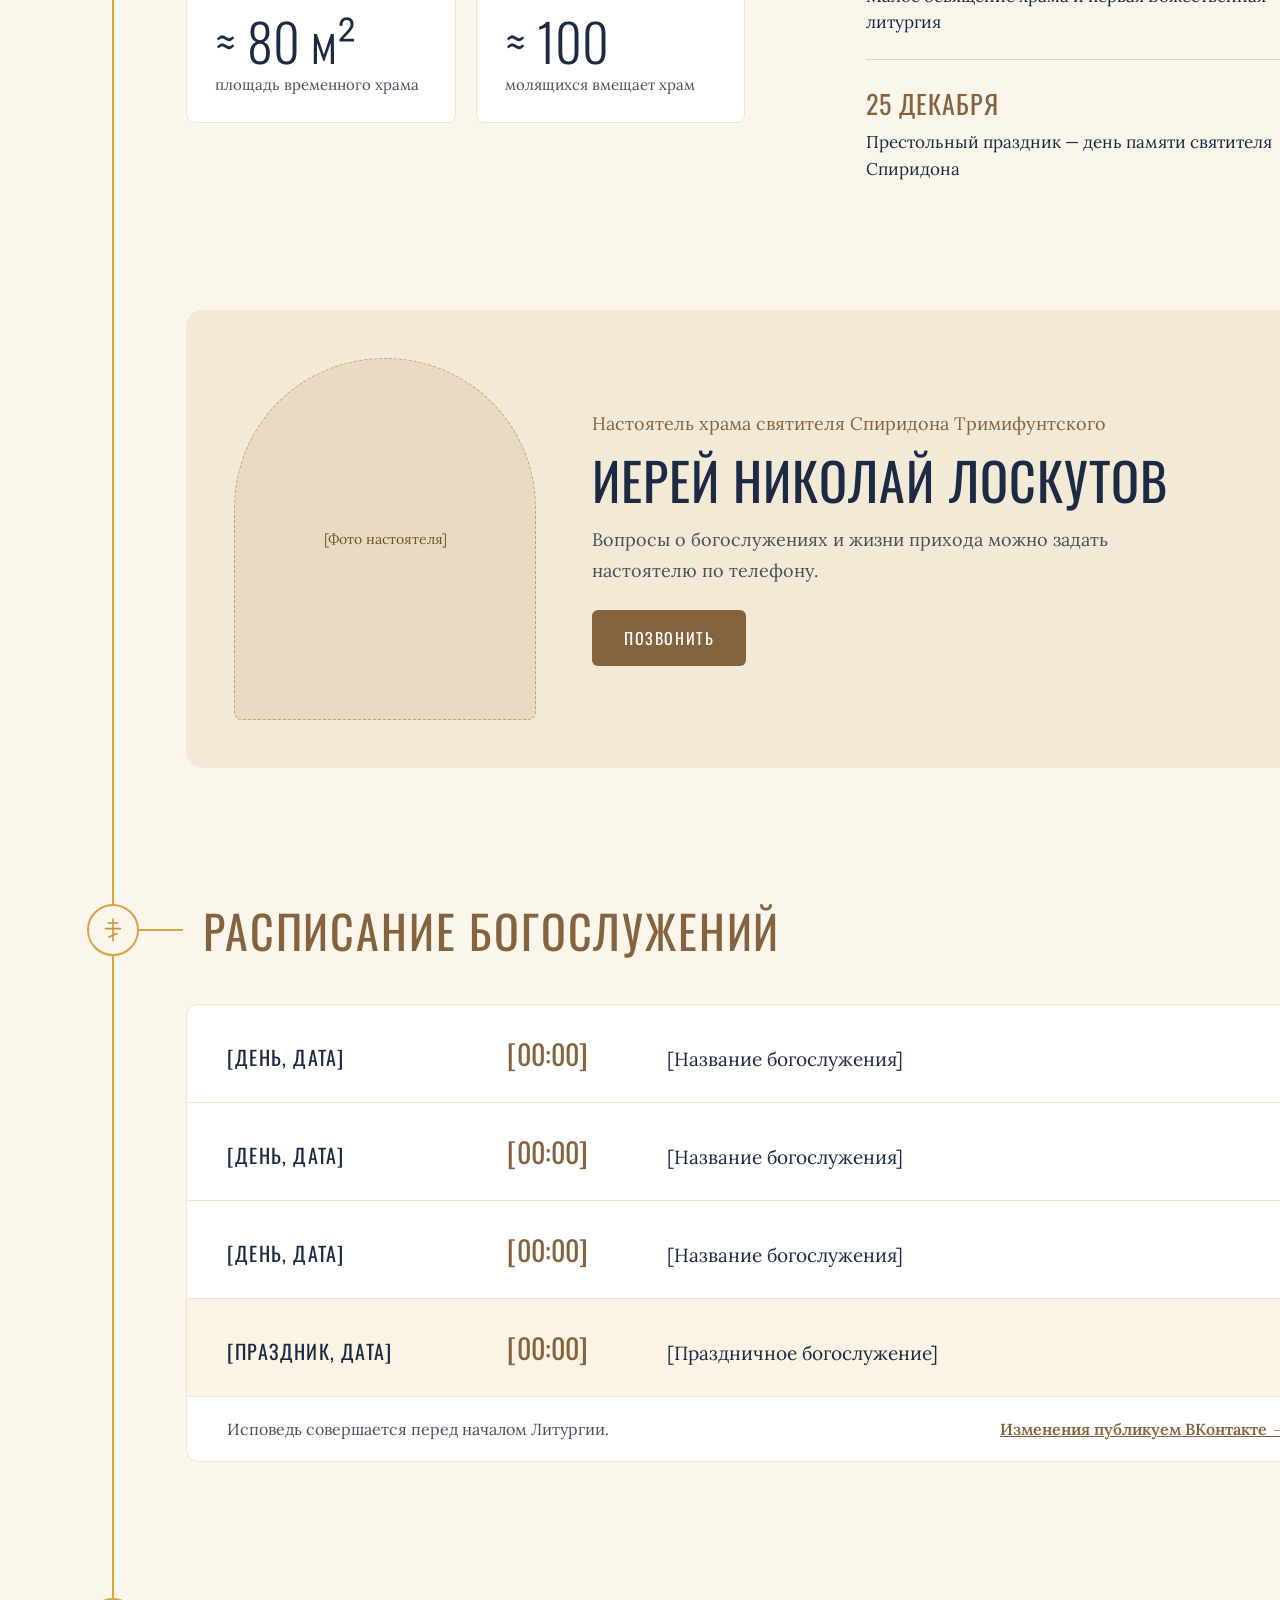
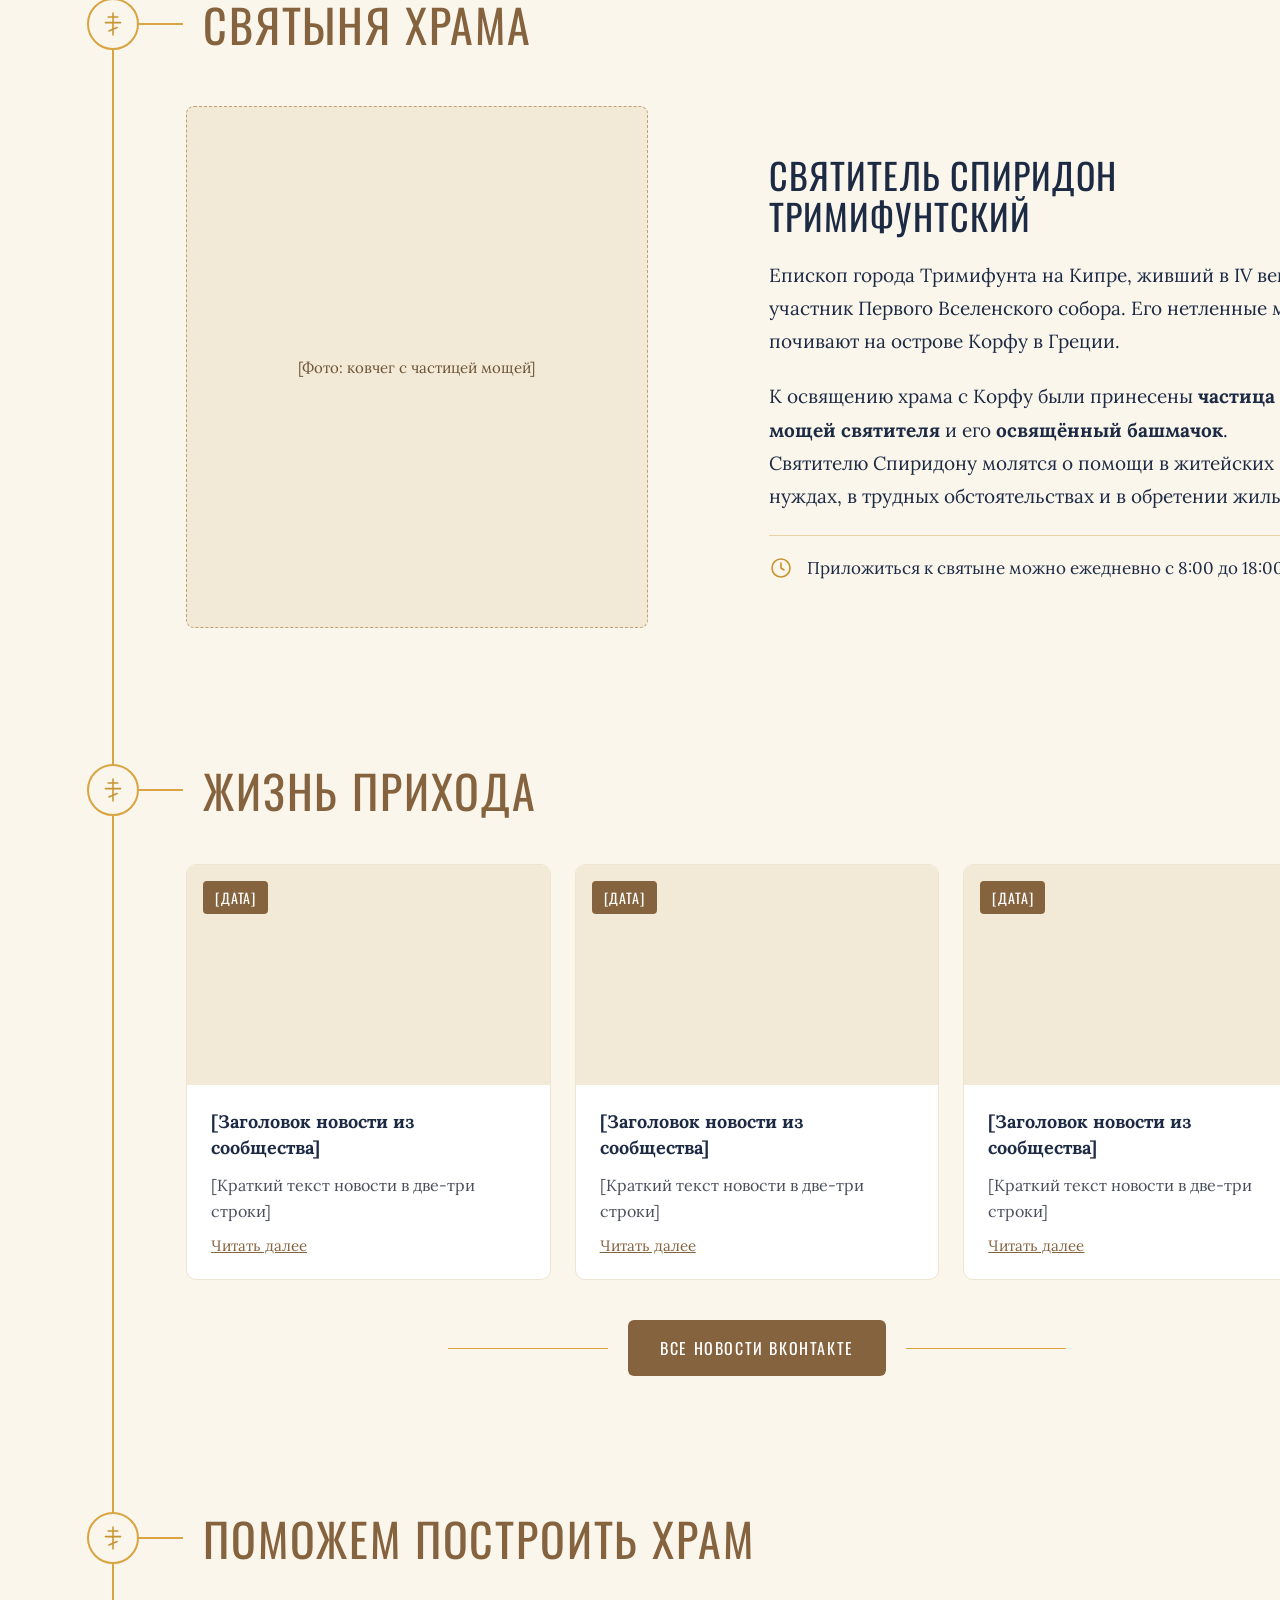
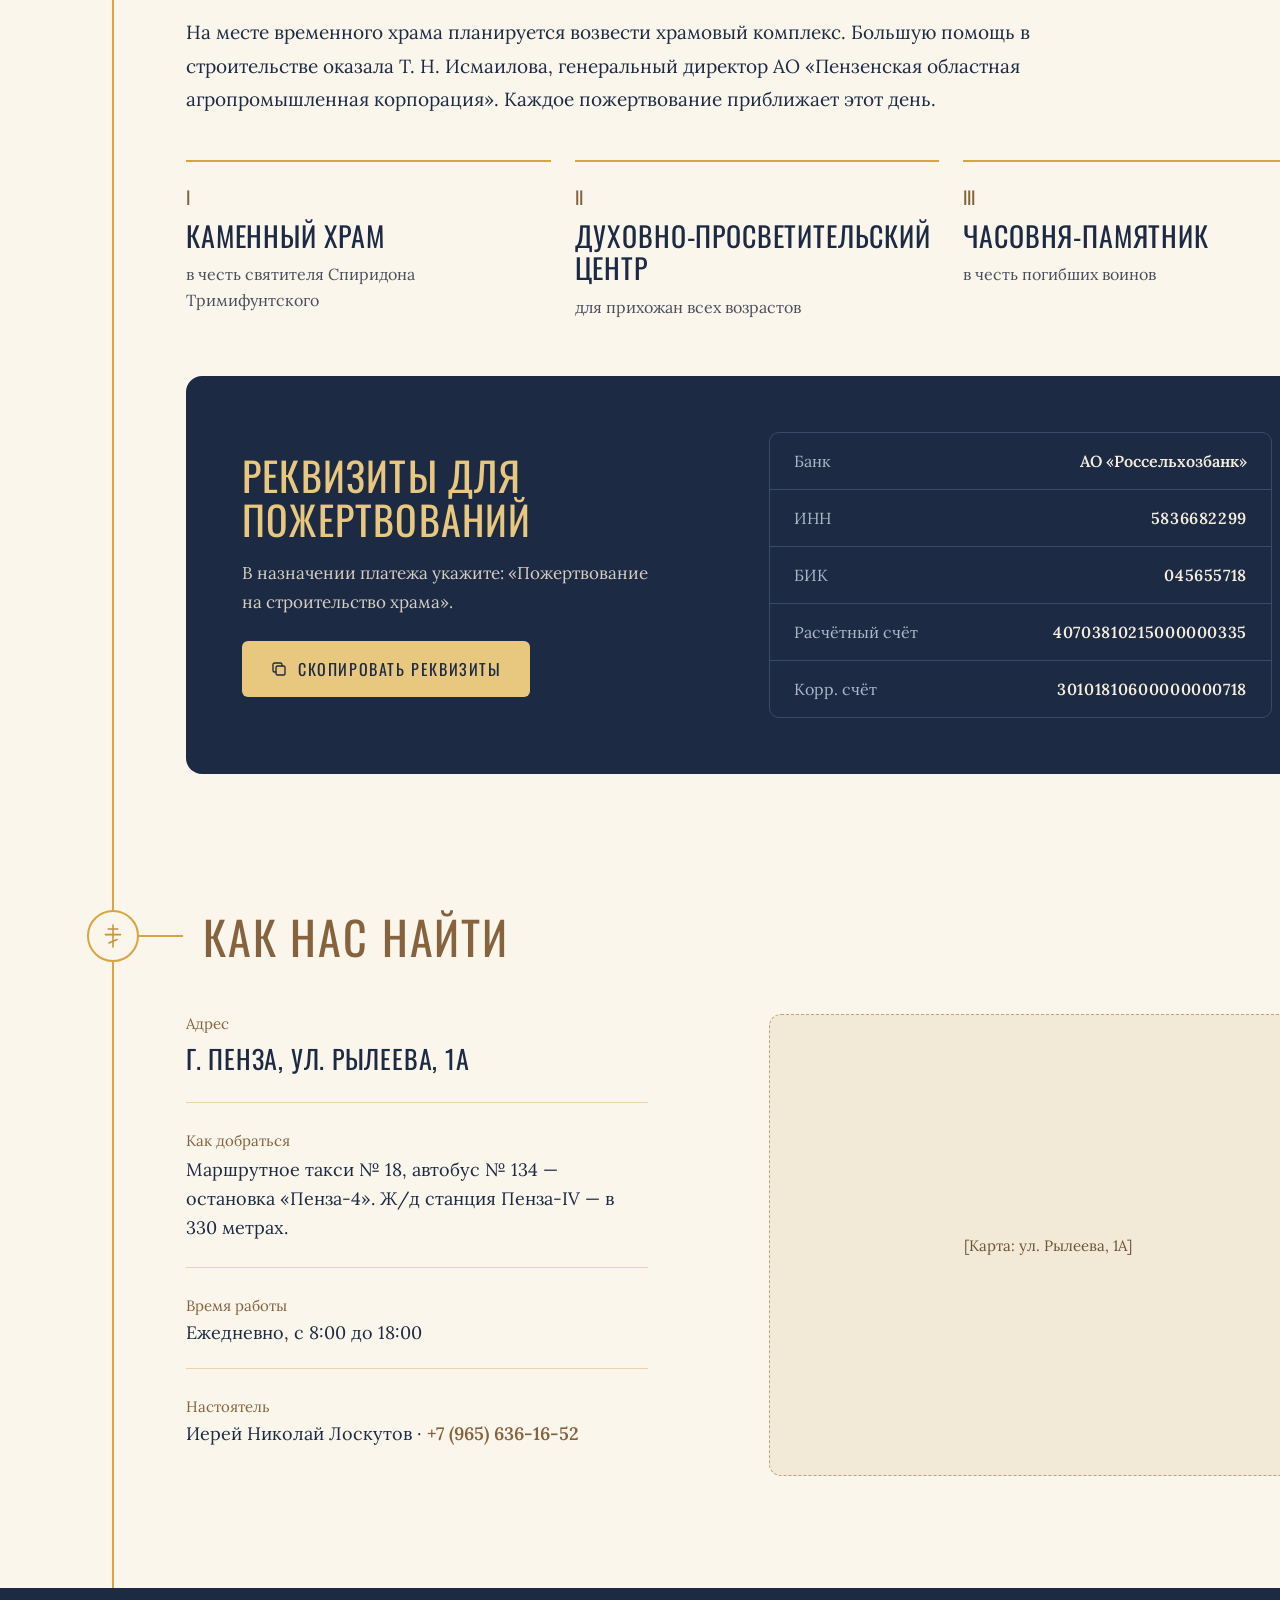
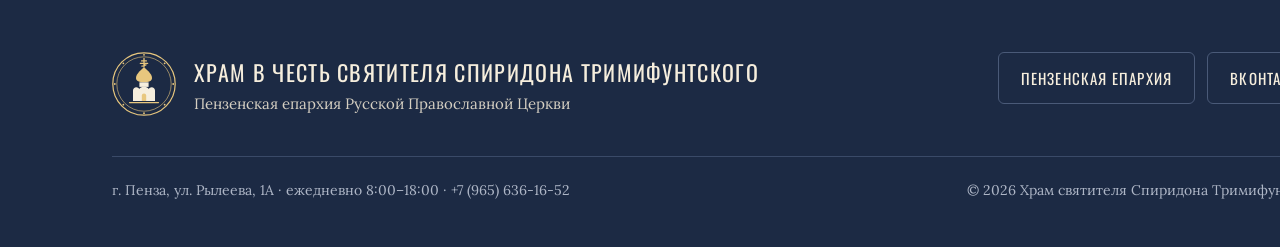
<file: reference/desktop.html>
<!doctype html>
<html lang="ru">
<head>
<meta charset="utf-8">
<meta name="viewport" content="width=device-width, initial-scale=1">
<title>Храм святителя Спиридона Тримифунтского — Главная — десктоп (1440px)</title>
<link rel="preconnect" href="https://fonts.googleapis.com">
<link href="https://fonts.googleapis.com/css2?family=Oswald:wght@300;400;500&amp;family=Lora:ital,wght@0,400;0,500;0,600;0,700;1,400&amp;display=swap" rel="stylesheet">
<style>
body{margin:0;font-family:'Lora',Georgia,serif;background:#FBF6EC;color:#1C2A44}
a{color:#86633F}a:hover{color:#1C2A44}
</style>
<style>html{scroll-behavior:smooth} body>div{margin:0 auto}</style>
</head>
<body>
<div style="width: 1440px; min-height: 100vh; box-sizing: border-box; background: #FBF6EC; color: #1C2A44; font-family: 'Lora', Georgia, serif; display: flex; flex-direction: column">

<!-- Шапка -->
<header style="background: #FFFFFF; border-bottom: 1px solid #EFE4CF; padding: 18px 112px; display: flex; justify-content: space-between; align-items: center">
<a href="#top" style="display: flex; gap: 18px; align-items: center; text-decoration: none"><svg width="58" height="58" viewBox="0 0 64 64" role="img" aria-label="Эмблема храма"><circle cx="32" cy="32" r="31.2" fill="#FFFFFF" stroke="#C8932F" stroke-width="1.2"></circle><circle cx="32" cy="32" r="27.2" fill="none" stroke="#C8932F" stroke-width="0.6"></circle><circle cx="32.00" cy="2.80" r="0.9" fill="#C8932F"></circle><circle cx="52.65" cy="11.35" r="0.9" fill="#C8932F"></circle><circle cx="61.20" cy="32.00" r="0.9" fill="#C8932F"></circle><circle cx="52.65" cy="52.65" r="0.9" fill="#C8932F"></circle><circle cx="32.00" cy="61.20" r="0.9" fill="#C8932F"></circle><circle cx="11.35" cy="52.65" r="0.9" fill="#C8932F"></circle><circle cx="2.80" cy="32.00" r="0.9" fill="#C8932F"></circle><circle cx="11.35" cy="11.35" r="0.9" fill="#C8932F"></circle><g stroke="#C8932F" stroke-width="1.3" stroke-linecap="round"><path d="M32 6.5v8.5M29.6 8.9h4.8M28.3 11.3h7.4M30 14.2l4-1.4"></path></g><path d="M32 15.2c-4.9 4.2-8 7.3-8 10.8 0 2.9 3.4 4.3 8 4.3s8-1.4 8-4.3c0-3.5-3.1-6.6-8-10.8z" fill="#C8932F"></path><rect x="27.4" y="30.3" width="9.2" height="4.6" fill="#1C2A44"></rect><path d="M21 49V38.6c0-1.9 1.5-3.3 3.3-3.3 1.3 0 2.4.7 2.9 1.8.6-1.4 2.2-2.4 4.8-2.4s4.2 1 4.8 2.4c.5-1.1 1.6-1.8 2.9-1.8 1.8 0 3.3 1.4 3.3 3.3V49z" fill="#1C2A44"></path><path d="M29.8 49v-5.4a2.2 2.2 0 0 1 4.4 0V49z" fill="#C8932F"></path><path d="M17.5 50.6h29" stroke="#C8932F" stroke-width="1.1" stroke-linecap="round"></path></svg><span style="width: 1px; align-self: stretch; background: #E7D3A8"></span><span style="display: flex; flex-direction: column; gap: 4px"><span style="font-family: 'Lora', Georgia, serif; font-size: 12px; letter-spacing: 0.22em; text-transform: uppercase; color: #86633F">Храм святителя</span><span style="font-family: 'Oswald', sans-serif; font-size: 21px; font-weight: 400; line-height: 1.1; letter-spacing: 0.05em; text-transform: uppercase; color: #1C2A44">Спиридона Тримифунтского</span></span></a>
<nav style="display: flex; gap: 34px; align-items: center; font-family: 'Oswald', sans-serif; font-size: 16px; letter-spacing: 0.08em; text-transform: uppercase">
<a href="#about" style="color: #1C2A44; text-decoration: none">О храме</a>
<a href="#schedule" style="color: #1C2A44; text-decoration: none">Расписание</a>
<a href="#saint" style="color: #1C2A44; text-decoration: none">Святыня</a>
<a href="#news" style="color: #1C2A44; text-decoration: none">Новости</a>
<a href="#build" style="color: #1C2A44; text-decoration: none">Пожертвования</a>
<a href="#contacts" style="color: #1C2A44; text-decoration: none">Контакты</a>
</nav>
<a href="tel:+79656361652" style="font-family: 'Oswald', sans-serif; font-size: 18px; letter-spacing: 0.04em; color: #1C2A44; text-decoration: none">+7 (965) 636-16-52</a>
</header>

<!-- Первый экран -->
<section id="top" style="background: #FFFFFF; padding: 72px 112px 96px; display: grid; grid-template-columns: repeat(12, minmax(0, 1fr)); column-gap: 24px; align-items: center">
<div style="grid-column: span 7; display: flex; flex-direction: column; gap: 30px">
<div style="display: flex; gap: 14px; align-items: center; color: #86633F; font-size: 20px">
<svg width="26" height="34" viewBox="0 0 26 34" fill="none" stroke="#C8932F" stroke-width="1.6" stroke-linecap="round"><path d="M13 1v32M6 7h14M2 15h22M7 27l12-5"></path></svg>
<span>Русская Православная Церковь · Пензенская епархия</span>
</div>
<h1 style="margin: 0; font-family: 'Oswald', sans-serif; font-weight: 400; font-size: 88px; line-height: 1.02; letter-spacing: 0.01em; text-transform: uppercase; color: #1C2A44">Храм святителя Спиридона Тримифунтского</h1>
<p style="margin: 0; font-size: 20px; line-height: 1.65; color: #4A4F5C; max-width: 640px">В храме пребывают частица мощей святителя Спиридона и его освящённый башмачок, принесённые с острова Корфу. Двери открыты каждый день.</p>
<div style="display: flex; gap: 16px; margin-top: 6px">
<a href="#schedule" style="background: #86633F; color: #FFFFFF; text-decoration: none; padding: 18px 34px; border-radius: 6px; font-family: 'Oswald', sans-serif; font-size: 17px; letter-spacing: 0.1em; text-transform: uppercase">Расписание богослужений</a>
<a href="#contacts" style="border: 1px solid #86633F; color: #86633F; text-decoration: none; padding: 17px 34px; border-radius: 6px; font-family: 'Oswald', sans-serif; font-size: 17px; letter-spacing: 0.1em; text-transform: uppercase">Как добраться</a>
</div>
</div>
<div style="grid-column: 8 / span 5; display: flex; justify-content: flex-end">
<div style="width: 500px; height: 620px; box-sizing: border-box; border-radius: 250px 250px 10px 10px; border: 2px solid #D9A441; padding: 8px"><div style="width: 100%; height: 100%; box-sizing: border-box; border-radius: 242px 242px 4px 4px; background: #1C2A44; border: 1px solid #E8C77E; overflow: hidden; display: flex; align-items: flex-end; justify-content: center"><svg width="440" height="550" viewBox="0 0 400 500" role="img" aria-label="Иллюстрация храма"><circle cx="60" cy="90" r="1.6" fill="#E8C77E" opacity="0.55"></circle><circle cx="110" cy="50" r="1.2" fill="#E8C77E" opacity="0.55"></circle><circle cx="320" cy="70" r="1.8" fill="#E8C77E" opacity="0.55"></circle><circle cx="350" cy="150" r="1.2" fill="#E8C77E" opacity="0.55"></circle><circle cx="40" cy="200" r="1.2" fill="#E8C77E" opacity="0.55"></circle><circle cx="290" cy="30" r="1.1" fill="#E8C77E" opacity="0.55"></circle><circle cx="370" cy="240" r="1.4" fill="#E8C77E" opacity="0.55"></circle><circle cx="80" cy="150" r="1" fill="#E8C77E" opacity="0.55"></circle><circle cx="200" cy="150" r="118" fill="none" stroke="#E8C77E" stroke-width="0.8" opacity="0.35"></circle><circle cx="200" cy="150" r="104" fill="none" stroke="#E8C77E" stroke-width="0.5" opacity="0.25"></circle><rect x="58" y="330" width="56" height="124" fill="#E9DCC0"></rect><rect x="286" y="330" width="56" height="124" fill="#E9DCC0"></rect><rect x="54" y="324" width="64" height="7" fill="#C8932F"></rect><rect x="282" y="324" width="64" height="7" fill="#C8932F"></rect><rect x="72" y="296" width="28" height="28" fill="#E9DCC0"></rect><rect x="300" y="296" width="28" height="28" fill="#E9DCC0"></rect><rect x="68" y="292" width="36" height="5" fill="#C8932F"></rect><rect x="296" y="292" width="36" height="5" fill="#C8932F"></rect><path d="M86 244C80.8 253.12,66.0 263.2,66.0 278.56C66.0 288.64,75.2 292,86 292C96.8 292,106.0 288.64,106.0 278.56C106.0 263.2,91.2 253.12,86 244Z" fill="#C8932F"></path><path d="M86 246C78.0 260.8,74.0 277.6,76.4 291M86 246V291M86 246C94.0 260.8,98.0 277.6,95.6 291" stroke="#9E7222" stroke-width="1.2" fill="none"></path><path d="M314 244C308.8 253.12,294.0 263.2,294.0 278.56C294.0 288.64,303.2 292,314 292C324.8 292,334.0 288.64,334.0 278.56C334.0 263.2,319.2 253.12,314 244Z" fill="#C8932F"></path><path d="M314 246C306.0 260.8,302.0 277.6,304.4 291M314 246V291M314 246C322.0 260.8,326.0 277.6,323.6 291" stroke="#9E7222" stroke-width="1.2" fill="none"></path><g stroke="#E8C77E" stroke-width="1.6" stroke-linecap="round"><path d="M86 212V244.24M81.04 218.2H90.96M77.32 224.4H94.68M80.42 235.56L91.58 231.84"></path></g><g stroke="#E8C77E" stroke-width="1.6" stroke-linecap="round"><path d="M314 212V244.24M309.04 218.2H318.96M305.32 224.4H322.68M308.42 235.56L319.58 231.84"></path></g><path d="M79 322V309.0a7.0 7.0 0 0 1 14 0V322Z" fill="#1C2A44"></path><path d="M307 322V309.0a7.0 7.0 0 0 1 14 0V322Z" fill="#1C2A44"></path><path d="M77 418V371.0a9.0 9.0 0 0 1 18 0V418Z" fill="#1C2A44"></path><path d="M305 418V371.0a9.0 9.0 0 0 1 18 0V418Z" fill="#1C2A44"></path><rect x="112" y="282" width="176" height="172" fill="#F6EEDD"></rect><rect x="106" y="276" width="188" height="8" fill="#C8932F"></rect><path d="M122 276V262a26 26 0 0 1 52 0V276Z" fill="#F6EEDD" stroke="#C8932F" stroke-width="2"></path><path d="M226 276V262a26 26 0 0 1 52 0V276Z" fill="#F6EEDD" stroke="#C8932F" stroke-width="2"></path><path d="M166 276V256a34 34 0 0 1 68 0V276Z" fill="#F6EEDD" stroke="#C8932F" stroke-width="2"></path><rect x="162" y="176" width="76" height="80" fill="#F6EEDD"></rect><rect x="156" y="170" width="88" height="7" fill="#C8932F"></rect><rect x="158" y="250" width="84" height="6" fill="#C8932F"></rect><path d="M172 234V196.0a6.0 6.0 0 0 1 12 0V234Z" fill="#1C2A44"></path><path d="M194 234V196.0a6.0 6.0 0 0 1 12 0V234Z" fill="#1C2A44"></path><path d="M216 234V196.0a6.0 6.0 0 0 1 12 0V234Z" fill="#1C2A44"></path><path d="M200 66C185.44 86.14,144.0 108.4,144.0 142.32C144.0 164.57999999999998,169.76 172,200 172C230.24 172,256.0 164.57999999999998,256.0 142.32C256.0 108.4,214.56 86.14,200 66Z" fill="#C8932F"></path><path d="M200 68C177.6 103.1,166.4 140.2,173.12 171M200 68V171M200 68C222.4 103.1,233.6 140.2,226.88 171" stroke="#9E7222" stroke-width="1.2" fill="none"></path><g stroke="#E8C77E" stroke-width="2.6" stroke-linecap="round"><path d="M200 14V66M192 24H208M186 34H214M191 52L209 46"></path></g><rect x="112" y="284" width="6" height="170" fill="#E9DCC0"></rect><rect x="282" y="284" width="6" height="170" fill="#E9DCC0"></rect><path d="M134 380V329.0a11.0 11.0 0 0 1 22 0V380Z" fill="#1C2A44"></path><path d="M244 380V329.0a11.0 11.0 0 0 1 22 0V380Z" fill="#1C2A44"></path><path d="M130 316a15 15 0 0 1 30 0" fill="none" stroke="#C8932F" stroke-width="1.6"></path><path d="M240 316a15 15 0 0 1 30 0" fill="none" stroke="#C8932F" stroke-width="1.6"></path><path d="M166 454V372a34 34 0 0 1 68 0V454Z" fill="#E9DCC0"></path><path d="M166 372a34 34 0 0 1 68 0" fill="none" stroke="#C8932F" stroke-width="2.4"></path><path d="M180 454V406.0a20.0 20.0 0 0 1 40 0V454Z" fill="#1C2A44"></path><circle cx="200" cy="360" r="6" fill="#C8932F"></circle><rect x="48" y="454" width="304" height="12" fill="#C8932F"></rect><rect x="170" y="466" width="60" height="8" fill="#E9DCC0"></rect><rect x="160" y="474" width="80" height="8" fill="#E9DCC0"></rect><path d="M0 482H400" stroke="#E8C77E" stroke-width="1.2" opacity="0.6"></path></svg></div></div>
</div>
</section>

<!-- Лента с рамкой -->
<section style="padding: 56px 112px 24px">
<div style="border: 2px solid #D9A441; border-radius: 4px; padding: 6px">
<div style="border: 1px solid #E7D3A8; padding: 36px 48px; display: grid; grid-template-columns: repeat(3, minmax(0, 1fr)); gap: 32px">
<div style="display: flex; gap: 16px; align-items: center"><svg width="30" height="30" viewBox="0 0 24 24" fill="none" stroke="#C8932F" stroke-width="1.5" stroke-linecap="round" stroke-linejoin="round"><circle cx="12" cy="12" r="9"></circle><path d="M12 7v5l3 2"></path></svg><div style="display: flex; flex-direction: column; gap: 2px"><span style="font-size: 14px; color: #86633F">Храм открыт</span><span style="font-family: 'Oswald', sans-serif; font-size: 24px; letter-spacing: 0.04em; text-transform: uppercase">Ежедневно 8:00–18:00</span></div></div>
<div style="display: flex; gap: 16px; align-items: center"><svg width="30" height="30" viewBox="0 0 24 24" fill="none" stroke="#C8932F" stroke-width="1.5" stroke-linecap="round" stroke-linejoin="round"><path d="M12 21s-7-6.2-7-11.5A7 7 0 0 1 19 9.5C19 14.8 12 21 12 21z"></path><circle cx="12" cy="9.5" r="2.5"></circle></svg><div style="display: flex; flex-direction: column; gap: 2px"><span style="font-size: 14px; color: #86633F">Адрес</span><span style="font-family: 'Oswald', sans-serif; font-size: 24px; letter-spacing: 0.04em; text-transform: uppercase">Пенза, ул. Рылеева, 1А</span></div></div>
<div style="display: flex; gap: 16px; align-items: center"><svg width="30" height="30" viewBox="0 0 24 24" fill="none" stroke="#C8932F" stroke-width="1.5" stroke-linecap="round" stroke-linejoin="round"><path d="M5 4h4l2 5-2.5 1.5a11 11 0 0 0 5 5L15 13l5 2v4a2 2 0 0 1-2 2A16 16 0 0 1 3 6a2 2 0 0 1 2-2z"></path></svg><div style="display: flex; flex-direction: column; gap: 2px"><span style="font-size: 14px; color: #86633F">Телефон</span><a href="tel:+79656361652" style="font-family: 'Oswald', sans-serif; font-size: 24px; letter-spacing: 0.04em; color: #1C2A44; text-decoration: none">+7 (965) 636-16-52</a></div></div>
</div>
</div>
</section>

<!-- Основное содержание с золотой линией -->
<div style="margin: 48px 112px 0; border-left: 2px solid #D9A441; padding: 24px 0 112px 72px; display: flex; flex-direction: column; gap: 128px">

<!-- О храме -->
<section id="about" style="display: flex; flex-direction: column; gap: 48px">
<div style="display: flex; align-items: center; margin-left: -99px">
<div style="width: 52px; height: 52px; box-sizing: border-box; border-radius: 50%; border: 2px solid #D9A441; background: #FBF6EC; display: flex; align-items: center; justify-content: center; flex-shrink: 0"><svg width="18" height="26" viewBox="0 0 26 34" fill="none" stroke="#C8932F" stroke-width="2.2" stroke-linecap="round"><path d="M13 1v32M6 7h14M2 15h22M7 27l12-5"></path></svg></div>
<div style="width: 44px; height: 2px; background: #D9A441"></div>
<h2 style="margin: 0 0 0 20px; font-family: 'Oswald', sans-serif; font-weight: 400; font-size: 46px; letter-spacing: 0.04em; text-transform: uppercase; color: #86633F">О храме</h2>
</div>
<div style="display: grid; grid-template-columns: repeat(12, minmax(0, 1fr)); column-gap: 24px">
<div style="grid-column: span 6; display: flex; flex-direction: column; gap: 22px">
<p style="margin: 0; font-size: 19px; line-height: 1.75">Православный приход на улице Рылеева в Пензе зарегистрирован в <b>2025 году</b>. Закладку храма в честь святителя Спиридона Тримифунтского совершил <b>митрополит Пензенский и Нижнеломовский Серафим</b>.</p>
<p style="margin: 0; font-size: 19px; line-height: 1.75">Сейчас богослужения совершаются во временном храме, внутренняя отделка которого была завершена в мае 2026 года.</p>
<div style="display: grid; grid-template-columns: repeat(2, minmax(0, 1fr)); gap: 20px; margin-top: 12px">
<div style="background: #FFFFFF; border: 1px solid #EFE4CF; border-radius: 8px; padding: 28px; display: flex; flex-direction: column; gap: 8px"><span style="font-family: 'Oswald', sans-serif; font-size: 52px; font-weight: 300; color: #1C2A44; line-height: 1">≈ 80 м²</span><span style="font-size: 15px; color: #4A4F5C">площадь временного храма</span></div>
<div style="background: #FFFFFF; border: 1px solid #EFE4CF; border-radius: 8px; padding: 28px; display: flex; flex-direction: column; gap: 8px"><span style="font-family: 'Oswald', sans-serif; font-size: 52px; font-weight: 300; color: #1C2A44; line-height: 1">≈ 100</span><span style="font-size: 15px; color: #4A4F5C">молящихся вмещает храм</span></div>
</div>
</div>
<div style="grid-column: 8 / span 5; display: flex; flex-direction: column">
<div style="display: flex; flex-direction: column; gap: 6px; padding: 0 0 24px; border-bottom: 1px solid #E7D3A8"><span style="font-family: 'Oswald', sans-serif; font-size: 26px; letter-spacing: 0.04em; text-transform: uppercase; color: #86633F">22 июня 2025</span><span style="font-size: 17px; line-height: 1.55">Закладка храма</span></div>
<div style="display: flex; flex-direction: column; gap: 6px; padding: 24px 0; border-bottom: 1px solid #E7D3A8"><span style="font-family: 'Oswald', sans-serif; font-size: 26px; letter-spacing: 0.04em; text-transform: uppercase; color: #86633F">25 декабря 2025</span><span style="font-size: 17px; line-height: 1.55">Освящение крестов и куполов</span></div>
<div style="display: flex; flex-direction: column; gap: 6px; padding: 24px 0; border-bottom: 1px solid #E7D3A8"><span style="font-family: 'Oswald', sans-serif; font-size: 26px; letter-spacing: 0.04em; text-transform: uppercase; color: #86633F">24 мая 2026</span><span style="font-size: 17px; line-height: 1.55">Малое освящение храма и первая Божественная литургия</span></div>
<div style="display: flex; flex-direction: column; gap: 6px; padding: 24px 0 0"><span style="font-family: 'Oswald', sans-serif; font-size: 26px; letter-spacing: 0.04em; text-transform: uppercase; color: #86633F">25 декабря</span><span style="font-size: 17px; line-height: 1.55">Престольный праздник — день памяти святителя Спиридона</span></div>
</div>
</div>
</section>

<!-- Настоятель -->
<section style="background: #F3E9D7; border-radius: 16px; padding: 48px; display: flex; gap: 56px; align-items: center">
<div style="width: 300px; height: 360px; flex-shrink: 0; border-radius: 150px 150px 8px 8px; background: #E9DBC1; border: 1px dashed #BFA273; display: flex; align-items: center; justify-content: center; color: #6B5436; font-size: 14px">[Фото настоятеля]</div>
<div style="display: flex; flex-direction: column; gap: 18px">
<span style="font-size: 18px; color: #86633F">Настоятель храма святителя Спиридона Тримифунтского</span>
<h3 style="margin: 0; font-family: 'Oswald', sans-serif; font-weight: 400; font-size: 52px; line-height: 1.05; letter-spacing: 0.02em; text-transform: uppercase">Иерей Николай Лоскутов</h3>
<p style="margin: 0; font-size: 18px; line-height: 1.7; color: #4A4F5C; max-width: 560px">Вопросы о богослужениях и жизни прихода можно задать настоятелю по телефону.</p>
<a href="tel:+79656361652" style="align-self: flex-start; background: #86633F; color: #FFFFFF; text-decoration: none; padding: 16px 32px; border-radius: 6px; font-family: 'Oswald', sans-serif; font-size: 16px; letter-spacing: 0.1em; text-transform: uppercase; margin-top: 6px">Позвонить</a>
</div>
</section>

<!-- Расписание -->
<section id="schedule" style="display: flex; flex-direction: column; gap: 40px">
<div style="display: flex; align-items: center; margin-left: -99px">
<div style="width: 52px; height: 52px; box-sizing: border-box; border-radius: 50%; border: 2px solid #D9A441; background: #FBF6EC; display: flex; align-items: center; justify-content: center; flex-shrink: 0"><svg width="18" height="26" viewBox="0 0 26 34" fill="none" stroke="#C8932F" stroke-width="2.2" stroke-linecap="round"><path d="M13 1v32M6 7h14M2 15h22M7 27l12-5"></path></svg></div>
<div style="width: 44px; height: 2px; background: #D9A441"></div>
<h2 style="margin: 0 0 0 20px; font-family: 'Oswald', sans-serif; font-weight: 400; font-size: 46px; letter-spacing: 0.04em; text-transform: uppercase; color: #86633F">Расписание богослужений</h2>
</div>
<div style="display: flex; flex-direction: column; background: #FFFFFF; border: 1px solid #EFE4CF; border-radius: 12px">
<div style="display: grid; grid-template-columns: 280px 160px 1fr; padding: 28px 40px; border-bottom: 1px solid #EFE4CF; align-items: baseline"><span style="font-family: 'Oswald', sans-serif; font-size: 20px; letter-spacing: 0.06em; text-transform: uppercase">[День, дата]</span><span style="font-family: 'Oswald', sans-serif; font-size: 28px; color: #86633F">[00:00]</span><span style="font-size: 19px">[Название богослужения]</span></div>
<div style="display: grid; grid-template-columns: 280px 160px 1fr; padding: 28px 40px; border-bottom: 1px solid #EFE4CF; align-items: baseline"><span style="font-family: 'Oswald', sans-serif; font-size: 20px; letter-spacing: 0.06em; text-transform: uppercase">[День, дата]</span><span style="font-family: 'Oswald', sans-serif; font-size: 28px; color: #86633F">[00:00]</span><span style="font-size: 19px">[Название богослужения]</span></div>
<div style="display: grid; grid-template-columns: 280px 160px 1fr; padding: 28px 40px; border-bottom: 1px solid #EFE4CF; align-items: baseline"><span style="font-family: 'Oswald', sans-serif; font-size: 20px; letter-spacing: 0.06em; text-transform: uppercase">[День, дата]</span><span style="font-family: 'Oswald', sans-serif; font-size: 28px; color: #86633F">[00:00]</span><span style="font-size: 19px">[Название богослужения]</span></div>
<div style="display: grid; grid-template-columns: 280px 160px 1fr; padding: 28px 40px; border-bottom: 1px solid #EFE4CF; align-items: baseline; background: #FBF3E3"><span style="font-family: 'Oswald', sans-serif; font-size: 20px; letter-spacing: 0.06em; text-transform: uppercase">[Праздник, дата]</span><span style="font-family: 'Oswald', sans-serif; font-size: 28px; color: #86633F">[00:00]</span><span style="font-size: 19px">[Праздничное богослужение]</span></div>
<div style="padding: 22px 40px; font-size: 16px; color: #4A4F5C; display: flex; justify-content: space-between"><span>Исповедь совершается перед началом Литургии.</span><a href="https://vk.ru/hramspiridonapnz" style="font-weight: 600">Изменения публикуем ВКонтакте →</a></div>
</div>
</section>

<!-- Святыня -->
<section id="saint" style="display: flex; flex-direction: column; gap: 48px">
<div style="display: flex; align-items: center; margin-left: -99px">
<div style="width: 52px; height: 52px; box-sizing: border-box; border-radius: 50%; border: 2px solid #D9A441; background: #FBF6EC; display: flex; align-items: center; justify-content: center; flex-shrink: 0"><svg width="18" height="26" viewBox="0 0 26 34" fill="none" stroke="#C8932F" stroke-width="2.2" stroke-linecap="round"><path d="M13 1v32M6 7h14M2 15h22M7 27l12-5"></path></svg></div>
<div style="width: 44px; height: 2px; background: #D9A441"></div>
<h2 style="margin: 0 0 0 20px; font-family: 'Oswald', sans-serif; font-weight: 400; font-size: 46px; letter-spacing: 0.04em; text-transform: uppercase; color: #86633F">Святыня храма</h2>
</div>
<div style="display: grid; grid-template-columns: repeat(12, minmax(0, 1fr)); column-gap: 24px; align-items: center">
<div style="grid-column: span 5; height: 520px; border-radius: 8px; background: #F3E9D7; border: 1px dashed #BFA273; display: flex; align-items: center; justify-content: center; color: #6B5436; font-size: 15px">[Фото: ковчег с частицей мощей]</div>
<div style="grid-column: 7 / span 6; display: flex; flex-direction: column; gap: 22px">
<h3 style="margin: 0; font-family: 'Oswald', sans-serif; font-weight: 400; font-size: 36px; line-height: 1.15; letter-spacing: 0.03em; text-transform: uppercase">Святитель Спиридон Тримифунтский</h3>
<p style="margin: 0; font-size: 19px; line-height: 1.75">Епископ города Тримифунта на Кипре, живший в IV веке, участник Первого Вселенского собора. Его нетленные мощи почивают на острове Корфу в Греции.</p>
<p style="margin: 0; font-size: 19px; line-height: 1.75">К освящению храма с Корфу были принесены <b>частица мощей святителя</b> и его <b>освящённый башмачок</b>. Святителю Спиридону молятся о помощи в житейских нуждах, в трудных обстоятельствах и в обретении жилья.</p>
<div style="display: flex; gap: 14px; align-items: center; padding-top: 20px; border-top: 1px solid #E7D3A8; font-size: 17px"><svg width="24" height="24" viewBox="0 0 24 24" fill="none" stroke="#C8932F" stroke-width="1.6" stroke-linecap="round" stroke-linejoin="round"><circle cx="12" cy="12" r="9"></circle><path d="M12 7v5l3 2"></path></svg>Приложиться к святыне можно ежедневно с 8:00 до 18:00</div>
</div>
</div>
</section>

<!-- Новости -->
<section id="news" style="display: flex; flex-direction: column; gap: 40px">
<div style="display: flex; align-items: center; margin-left: -99px">
<div style="width: 52px; height: 52px; box-sizing: border-box; border-radius: 50%; border: 2px solid #D9A441; background: #FBF6EC; display: flex; align-items: center; justify-content: center; flex-shrink: 0"><svg width="18" height="26" viewBox="0 0 26 34" fill="none" stroke="#C8932F" stroke-width="2.2" stroke-linecap="round"><path d="M13 1v32M6 7h14M2 15h22M7 27l12-5"></path></svg></div>
<div style="width: 44px; height: 2px; background: #D9A441"></div>
<h2 style="margin: 0 0 0 20px; font-family: 'Oswald', sans-serif; font-weight: 400; font-size: 46px; letter-spacing: 0.04em; text-transform: uppercase; color: #86633F">Жизнь прихода</h2>
</div>
<div style="display: grid; grid-template-columns: repeat(3, minmax(0, 1fr)); gap: 24px">
<article style="background: #FFFFFF; border: 1px solid #EFE4CF; border-radius: 10px; overflow: hidden; display: flex; flex-direction: column">
<div style="height: 220px; background: #F3E9D7; display: flex; align-items: flex-start; justify-content: flex-start; padding: 16px; box-sizing: border-box"><span style="background: #86633F; color: #FFFFFF; font-family: 'Oswald', sans-serif; font-size: 14px; letter-spacing: 0.06em; padding: 6px 12px; border-radius: 4px">[ДАТА]</span></div>
<div style="padding: 24px; display: flex; flex-direction: column; gap: 12px"><span style="font-size: 18px; font-weight: 700; line-height: 1.45">[Заголовок новости из сообщества]</span><span style="font-size: 16px; line-height: 1.6; color: #4A4F5C">[Краткий текст новости в две-три строки]</span><a href="https://vk.ru/hramspiridonapnz" style="font-size: 15px">Читать далее</a></div>
</article>
<article style="background: #FFFFFF; border: 1px solid #EFE4CF; border-radius: 10px; overflow: hidden; display: flex; flex-direction: column">
<div style="height: 220px; background: #F3E9D7; display: flex; align-items: flex-start; justify-content: flex-start; padding: 16px; box-sizing: border-box"><span style="background: #86633F; color: #FFFFFF; font-family: 'Oswald', sans-serif; font-size: 14px; letter-spacing: 0.06em; padding: 6px 12px; border-radius: 4px">[ДАТА]</span></div>
<div style="padding: 24px; display: flex; flex-direction: column; gap: 12px"><span style="font-size: 18px; font-weight: 700; line-height: 1.45">[Заголовок новости из сообщества]</span><span style="font-size: 16px; line-height: 1.6; color: #4A4F5C">[Краткий текст новости в две-три строки]</span><a href="https://vk.ru/hramspiridonapnz" style="font-size: 15px">Читать далее</a></div>
</article>
<article style="background: #FFFFFF; border: 1px solid #EFE4CF; border-radius: 10px; overflow: hidden; display: flex; flex-direction: column">
<div style="height: 220px; background: #F3E9D7; display: flex; align-items: flex-start; justify-content: flex-start; padding: 16px; box-sizing: border-box"><span style="background: #86633F; color: #FFFFFF; font-family: 'Oswald', sans-serif; font-size: 14px; letter-spacing: 0.06em; padding: 6px 12px; border-radius: 4px">[ДАТА]</span></div>
<div style="padding: 24px; display: flex; flex-direction: column; gap: 12px"><span style="font-size: 18px; font-weight: 700; line-height: 1.45">[Заголовок новости из сообщества]</span><span style="font-size: 16px; line-height: 1.6; color: #4A4F5C">[Краткий текст новости в две-три строки]</span><a href="https://vk.ru/hramspiridonapnz" style="font-size: 15px">Читать далее</a></div>
</article>
</div>
<div style="display: flex; align-items: center; gap: 20px; justify-content: center">
<div style="width: 160px; height: 1px; background: #D9A441"></div>
<a href="https://vk.ru/hramspiridonapnz" style="background: #86633F; color: #FFFFFF; text-decoration: none; padding: 16px 32px; border-radius: 6px; font-family: 'Oswald', sans-serif; font-size: 16px; letter-spacing: 0.1em; text-transform: uppercase">Все новости ВКонтакте</a>
<div style="width: 160px; height: 1px; background: #D9A441"></div>
</div>
</section>

<!-- Строительство и пожертвования -->
<section id="build" style="display: flex; flex-direction: column; gap: 44px">
<div style="display: flex; align-items: center; margin-left: -99px">
<div style="width: 52px; height: 52px; box-sizing: border-box; border-radius: 50%; border: 2px solid #D9A441; background: #FBF6EC; display: flex; align-items: center; justify-content: center; flex-shrink: 0"><svg width="18" height="26" viewBox="0 0 26 34" fill="none" stroke="#C8932F" stroke-width="2.2" stroke-linecap="round"><path d="M13 1v32M6 7h14M2 15h22M7 27l12-5"></path></svg></div>
<div style="width: 44px; height: 2px; background: #D9A441"></div>
<h2 style="margin: 0 0 0 20px; font-family: 'Oswald', sans-serif; font-weight: 400; font-size: 46px; letter-spacing: 0.04em; text-transform: uppercase; color: #86633F">Поможем построить храм</h2>
</div>
<p style="margin: 0; font-size: 19px; line-height: 1.75; max-width: 860px">На месте временного храма планируется возвести храмовый комплекс. Большую помощь в строительстве оказала Т. Н. Исмаилова, генеральный директор АО «Пензенская областная агропромышленная корпорация». Каждое пожертвование приближает этот день.</p>
<div style="display: grid; grid-template-columns: repeat(3, minmax(0, 1fr)); gap: 24px">
<div style="border-top: 2px solid #D9A441; padding-top: 22px; display: flex; flex-direction: column; gap: 10px"><span style="font-family: 'Oswald', sans-serif; font-size: 18px; color: #86633F">I</span><span style="font-family: 'Oswald', sans-serif; font-size: 28px; letter-spacing: 0.03em; text-transform: uppercase; line-height: 1.15">Каменный храм</span><span style="font-size: 16px; line-height: 1.6; color: #4A4F5C">в честь святителя Спиридона Тримифунтского</span></div>
<div style="border-top: 2px solid #D9A441; padding-top: 22px; display: flex; flex-direction: column; gap: 10px"><span style="font-family: 'Oswald', sans-serif; font-size: 18px; color: #86633F">II</span><span style="font-family: 'Oswald', sans-serif; font-size: 28px; letter-spacing: 0.03em; text-transform: uppercase; line-height: 1.15">Духовно-просветительский центр</span><span style="font-size: 16px; line-height: 1.6; color: #4A4F5C">для прихожан всех возрастов</span></div>
<div style="border-top: 2px solid #D9A441; padding-top: 22px; display: flex; flex-direction: column; gap: 10px"><span style="font-family: 'Oswald', sans-serif; font-size: 18px; color: #86633F">III</span><span style="font-family: 'Oswald', sans-serif; font-size: 28px; letter-spacing: 0.03em; text-transform: uppercase; line-height: 1.15">Часовня-памятник</span><span style="font-size: 16px; line-height: 1.6; color: #4A4F5C">в честь погибших воинов</span></div>
</div>
<div id="donate" style="background: #1C2A44; color: #F6EEDD; border-radius: 16px; padding: 56px; display: grid; grid-template-columns: repeat(12, minmax(0, 1fr)); column-gap: 24px; align-items: center; margin-top: 12px">
<div style="grid-column: span 5; display: flex; flex-direction: column; gap: 18px">
<h3 style="margin: 0; font-family: 'Oswald', sans-serif; font-weight: 400; font-size: 40px; line-height: 1.1; letter-spacing: 0.03em; text-transform: uppercase; color: #E8C77E">Реквизиты для пожертвований</h3>
<p style="margin: 0; font-size: 17px; line-height: 1.7; color: #D5CFC2">В назначении платежа укажите: «Пожертвование на строительство храма».</p>
<button style="align-self: flex-start; background: #E8C77E; color: #1C2A44; border: 0; padding: 16px 28px; border-radius: 6px; font-family: 'Oswald', sans-serif; font-size: 16px; letter-spacing: 0.1em; text-transform: uppercase; display: flex; gap: 10px; align-items: center; cursor: pointer; margin-top: 6px"><svg width="18" height="18" viewBox="0 0 24 24" fill="none" stroke="currentColor" stroke-width="1.8" stroke-linecap="round" stroke-linejoin="round"><rect x="8" y="8" width="12" height="12" rx="2"></rect><path d="M16 8V6a2 2 0 0 0-2-2H6a2 2 0 0 0-2 2v8a2 2 0 0 0 2 2h2"></path></svg>Скопировать реквизиты</button>
</div>
<div style="grid-column: 7 / span 6; display: flex; flex-direction: column; border: 1px solid #3A4A68; border-radius: 10px">
<div style="display: flex; justify-content: space-between; padding: 18px 24px; border-bottom: 1px solid #3A4A68; font-size: 16px"><span style="color: #AEB6C6">Банк</span><span style="font-weight: 600">АО «Россельхозбанк»</span></div>
<div style="display: flex; justify-content: space-between; padding: 18px 24px; border-bottom: 1px solid #3A4A68; font-size: 16px"><span style="color: #AEB6C6">ИНН</span><span style="font-weight: 600; letter-spacing: 0.04em">5836682299</span></div>
<div style="display: flex; justify-content: space-between; padding: 18px 24px; border-bottom: 1px solid #3A4A68; font-size: 16px"><span style="color: #AEB6C6">БИК</span><span style="font-weight: 600; letter-spacing: 0.04em">045655718</span></div>
<div style="display: flex; justify-content: space-between; padding: 18px 24px; border-bottom: 1px solid #3A4A68; font-size: 16px"><span style="color: #AEB6C6">Расчётный счёт</span><span style="font-weight: 600; letter-spacing: 0.04em">40703810215000000335</span></div>
<div style="display: flex; justify-content: space-between; padding: 18px 24px; font-size: 16px"><span style="color: #AEB6C6">Корр. счёт</span><span style="font-weight: 600; letter-spacing: 0.04em">30101810600000000718</span></div>
</div>
</div>
</section>

<!-- Контакты -->
<section id="contacts" style="display: flex; flex-direction: column; gap: 44px">
<div style="display: flex; align-items: center; margin-left: -99px">
<div style="width: 52px; height: 52px; box-sizing: border-box; border-radius: 50%; border: 2px solid #D9A441; background: #FBF6EC; display: flex; align-items: center; justify-content: center; flex-shrink: 0"><svg width="18" height="26" viewBox="0 0 26 34" fill="none" stroke="#C8932F" stroke-width="2.2" stroke-linecap="round"><path d="M13 1v32M6 7h14M2 15h22M7 27l12-5"></path></svg></div>
<div style="width: 44px; height: 2px; background: #D9A441"></div>
<h2 style="margin: 0 0 0 20px; font-family: 'Oswald', sans-serif; font-weight: 400; font-size: 46px; letter-spacing: 0.04em; text-transform: uppercase; color: #86633F">Как нас найти</h2>
</div>
<div style="display: grid; grid-template-columns: repeat(12, minmax(0, 1fr)); column-gap: 24px">
<div style="grid-column: span 5; display: flex; flex-direction: column; gap: 28px">
<div style="display: flex; flex-direction: column; gap: 6px; padding-bottom: 24px; border-bottom: 1px solid #E7D3A8"><span style="font-size: 15px; color: #86633F">Адрес</span><span style="font-family: 'Oswald', sans-serif; font-size: 26px; letter-spacing: 0.03em; text-transform: uppercase">г. Пенза, ул. Рылеева, 1А</span></div>
<div style="display: flex; flex-direction: column; gap: 6px; padding-bottom: 24px; border-bottom: 1px solid #E7D3A8"><span style="font-size: 15px; color: #86633F">Как добраться</span><span style="font-size: 18px; line-height: 1.6">Маршрутное такси № 18, автобус № 134 — остановка «Пенза-4». Ж/д станция Пенза-IV — в 330 метрах.</span></div>
<div style="display: flex; flex-direction: column; gap: 6px; padding-bottom: 24px; border-bottom: 1px solid #E7D3A8"><span style="font-size: 15px; color: #86633F">Время работы</span><span style="font-size: 18px">Ежедневно, с 8:00 до 18:00</span></div>
<div style="display: flex; flex-direction: column; gap: 6px"><span style="font-size: 15px; color: #86633F">Настоятель</span><span style="font-size: 18px">Иерей Николай Лоскутов · <a href="tel:+79656361652" style="text-decoration: none; font-weight: 600">+7 (965) 636-16-52</a></span></div>
</div>
<div style="grid-column: 7 / span 6; height: 460px; border-radius: 12px; background: #F3E9D7; border: 1px dashed #BFA273; display: flex; align-items: center; justify-content: center; color: #6B5436; font-size: 15px">[Карта: ул. Рылеева, 1А]</div>
</div>
</section>

</div>

<!-- Подвал -->
<footer style="flex-grow: 1; background: #1C2A44; color: #D5CFC2; padding: 64px 112px 48px; display: flex; flex-direction: column; gap: 40px">
<div style="display: flex; justify-content: space-between; align-items: flex-start">
<div style="display: flex; gap: 18px; align-items: center">
<svg width="64" height="64" viewBox="0 0 64 64" role="img" aria-label="Эмблема храма"><circle cx="32" cy="32" r="31.2" fill="#1C2A44" stroke="#E8C77E" stroke-width="1.2"></circle><circle cx="32" cy="32" r="27.2" fill="none" stroke="#E8C77E" stroke-width="0.6"></circle><circle cx="32.00" cy="2.80" r="0.9" fill="#E8C77E"></circle><circle cx="52.65" cy="11.35" r="0.9" fill="#E8C77E"></circle><circle cx="61.20" cy="32.00" r="0.9" fill="#E8C77E"></circle><circle cx="52.65" cy="52.65" r="0.9" fill="#E8C77E"></circle><circle cx="32.00" cy="61.20" r="0.9" fill="#E8C77E"></circle><circle cx="11.35" cy="52.65" r="0.9" fill="#E8C77E"></circle><circle cx="2.80" cy="32.00" r="0.9" fill="#E8C77E"></circle><circle cx="11.35" cy="11.35" r="0.9" fill="#E8C77E"></circle><g stroke="#E8C77E" stroke-width="1.3" stroke-linecap="round"><path d="M32 6.5v8.5M29.6 8.9h4.8M28.3 11.3h7.4M30 14.2l4-1.4"></path></g><path d="M32 15.2c-4.9 4.2-8 7.3-8 10.8 0 2.9 3.4 4.3 8 4.3s8-1.4 8-4.3c0-3.5-3.1-6.6-8-10.8z" fill="#E8C77E"></path><rect x="27.4" y="30.3" width="9.2" height="4.6" fill="#F6EEDD"></rect><path d="M21 49V38.6c0-1.9 1.5-3.3 3.3-3.3 1.3 0 2.4.7 2.9 1.8.6-1.4 2.2-2.4 4.8-2.4s4.2 1 4.8 2.4c.5-1.1 1.6-1.8 2.9-1.8 1.8 0 3.3 1.4 3.3 3.3V49z" fill="#F6EEDD"></path><path d="M29.8 49v-5.4a2.2 2.2 0 0 1 4.4 0V49z" fill="#E8C77E"></path><path d="M17.5 50.6h29" stroke="#E8C77E" stroke-width="1.1" stroke-linecap="round"></path></svg>
<div style="display: flex; flex-direction: column; gap: 6px"><span style="font-family: 'Oswald', sans-serif; font-size: 22px; letter-spacing: 0.06em; text-transform: uppercase; color: #F6EEDD">Храм в честь святителя Спиридона Тримифунтского</span><span style="font-size: 15px">Пензенская епархия Русской Православной Церкви</span></div>
</div>
<div style="display: flex; gap: 12px">
<a href="https://eparkhiya.ru/?p=422044" style="color: #F6EEDD; border: 1px solid #4A5A78; border-radius: 6px; padding: 14px 22px; text-decoration: none; font-family: 'Oswald', sans-serif; letter-spacing: 0.08em; text-transform: uppercase; font-size: 15px">Пензенская епархия</a>
<a href="https://vk.ru/hramspiridonapnz" style="color: #F6EEDD; border: 1px solid #4A5A78; border-radius: 6px; padding: 14px 22px; text-decoration: none; font-family: 'Oswald', sans-serif; letter-spacing: 0.08em; text-transform: uppercase; font-size: 15px">ВКонтакте</a>
</div>
</div>
<div style="display: flex; justify-content: space-between; font-size: 14px; color: #AEB6C6; border-top: 1px solid #3A4A68; padding-top: 24px">
<span>г. Пенза, ул. Рылеева, 1А · ежедневно 8:00–18:00 · +7 (965) 636-16-52</span>
<span>© 2026 Храм святителя Спиридона Тримифунтского</span>
</div>
</footer>

</div>
</body>
</html>
</file>
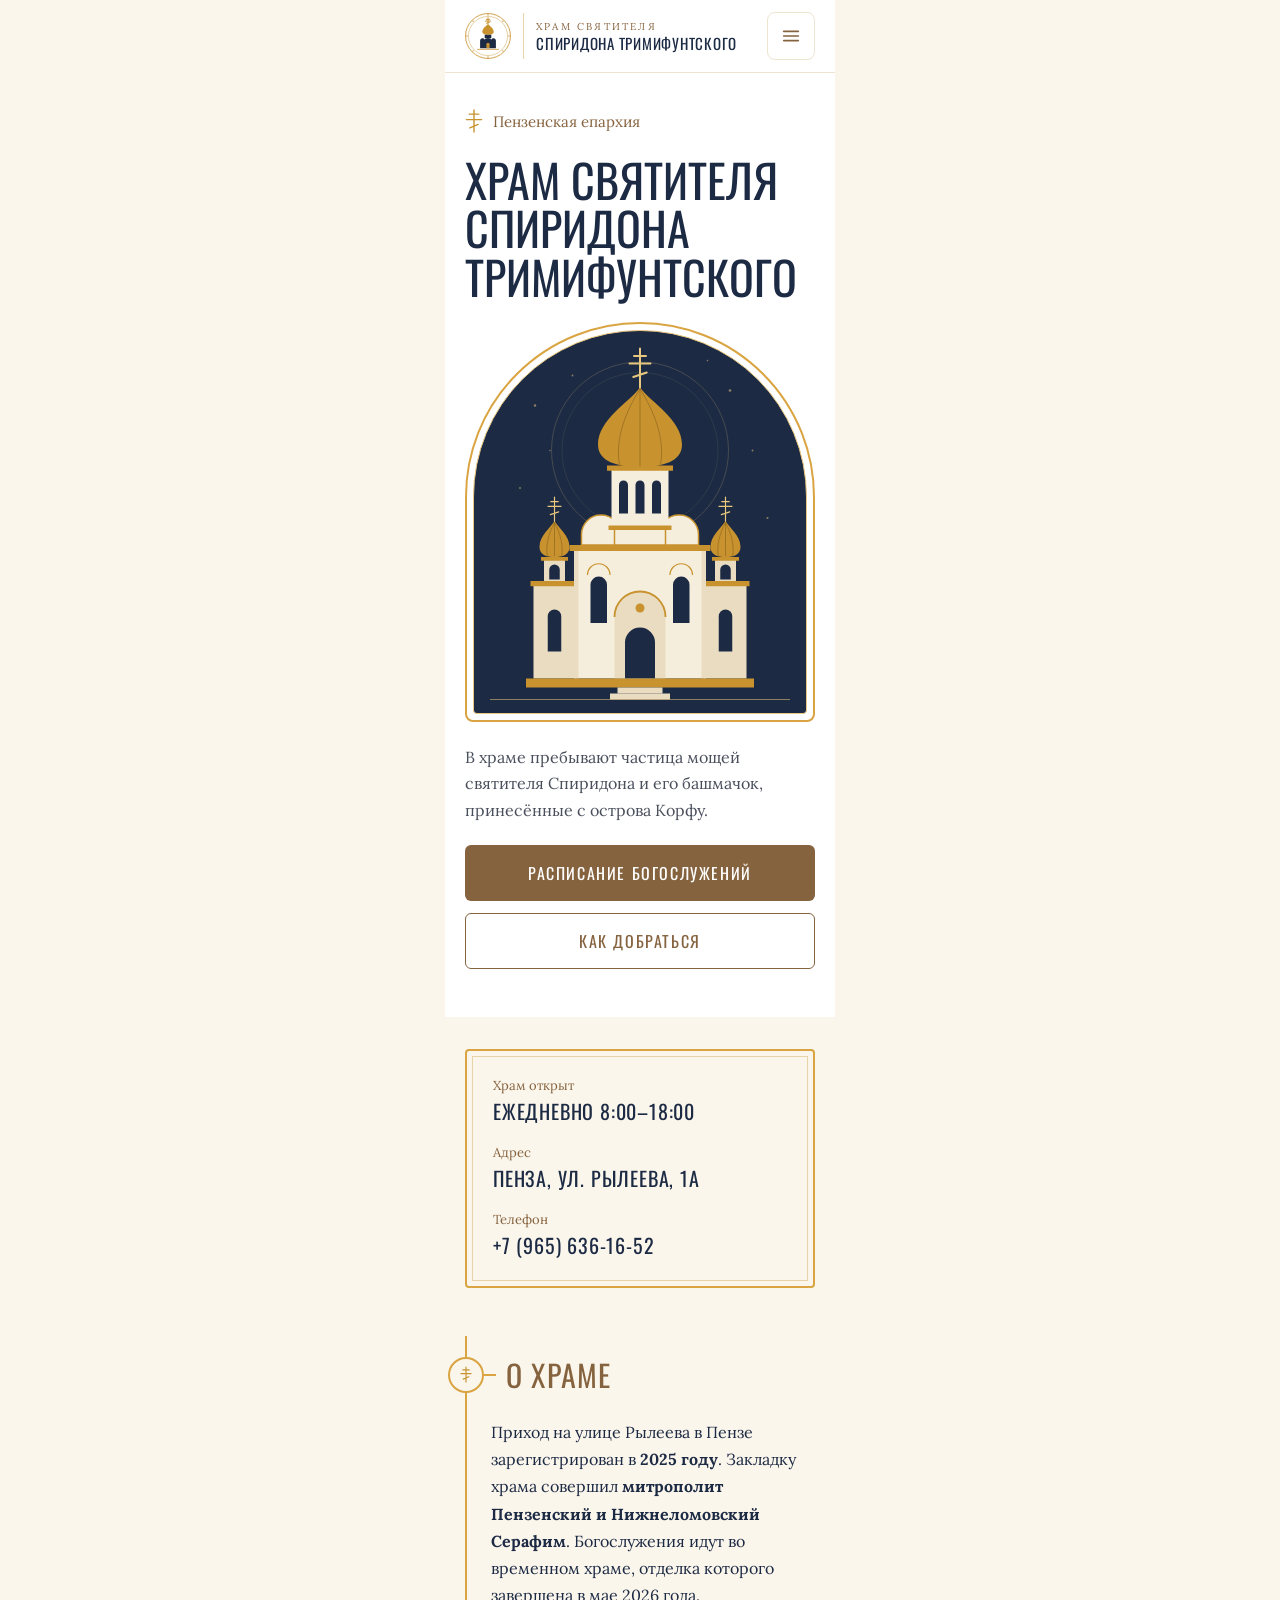
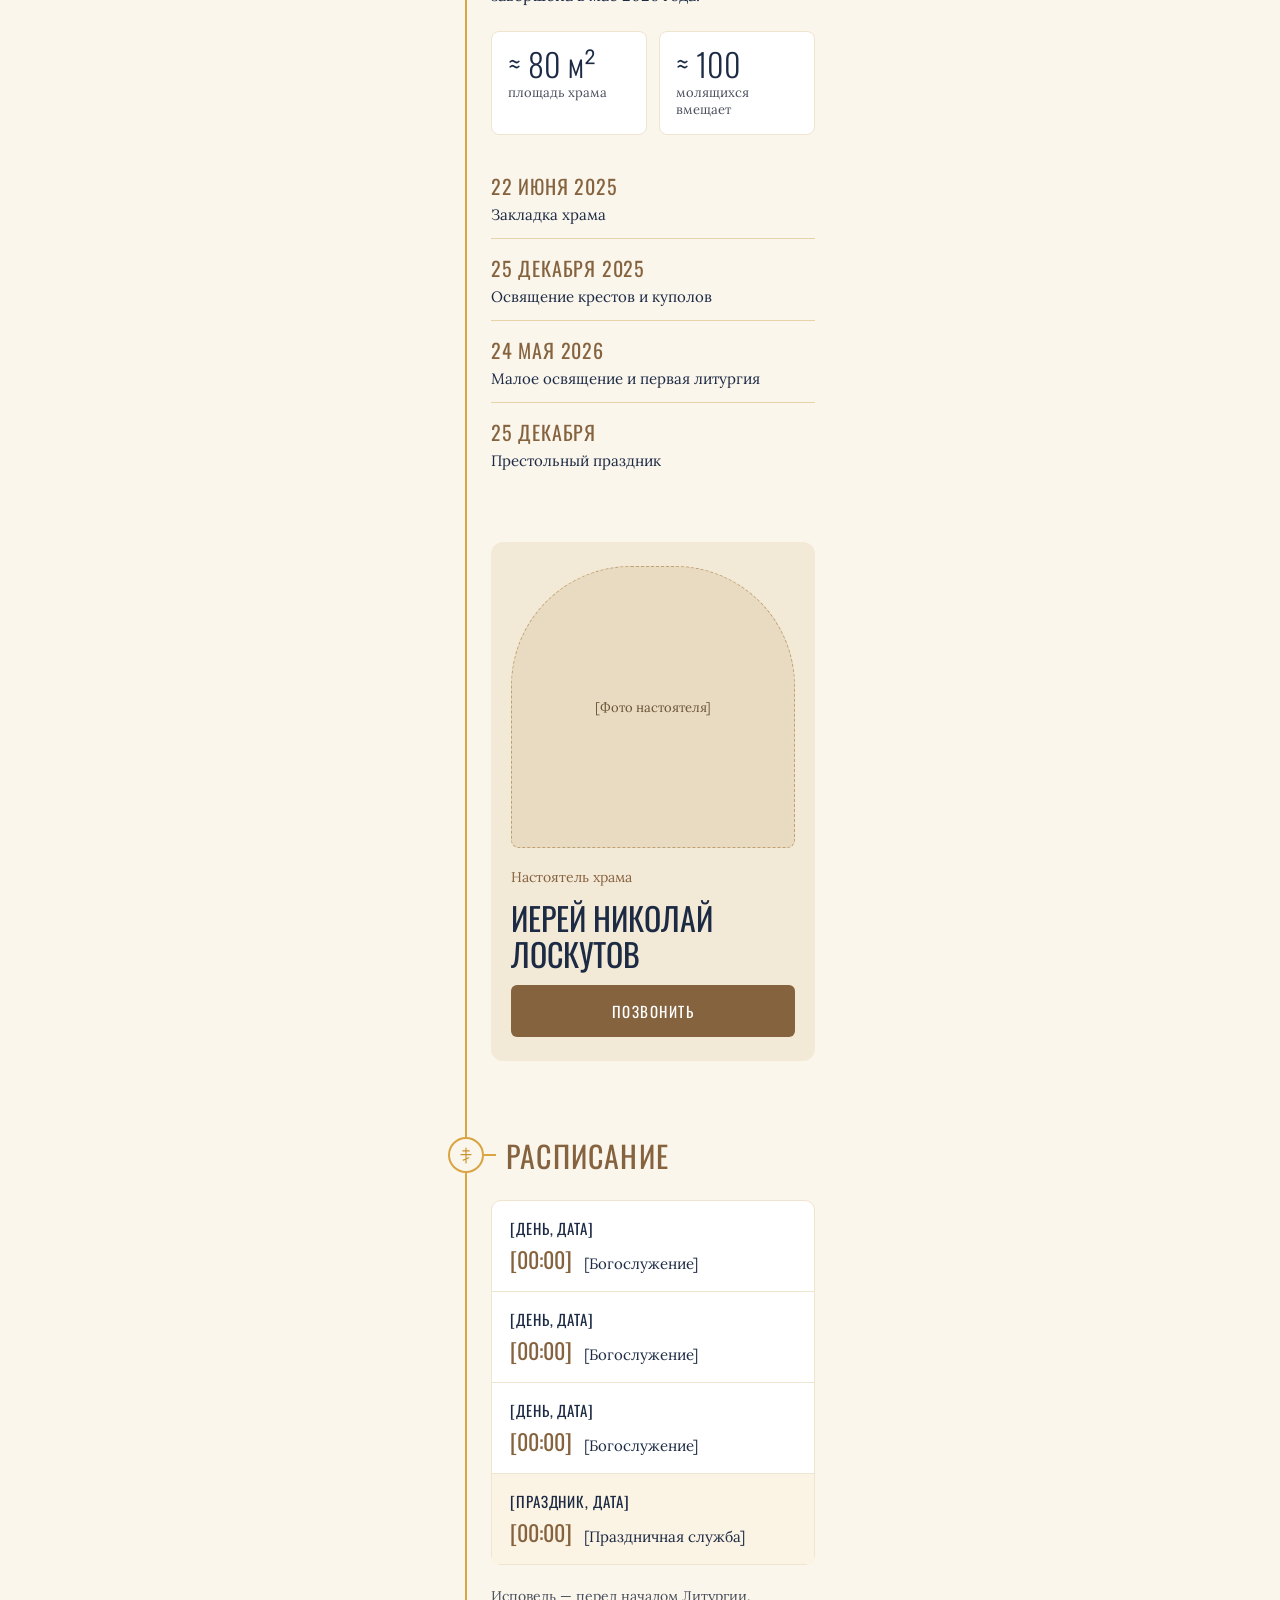
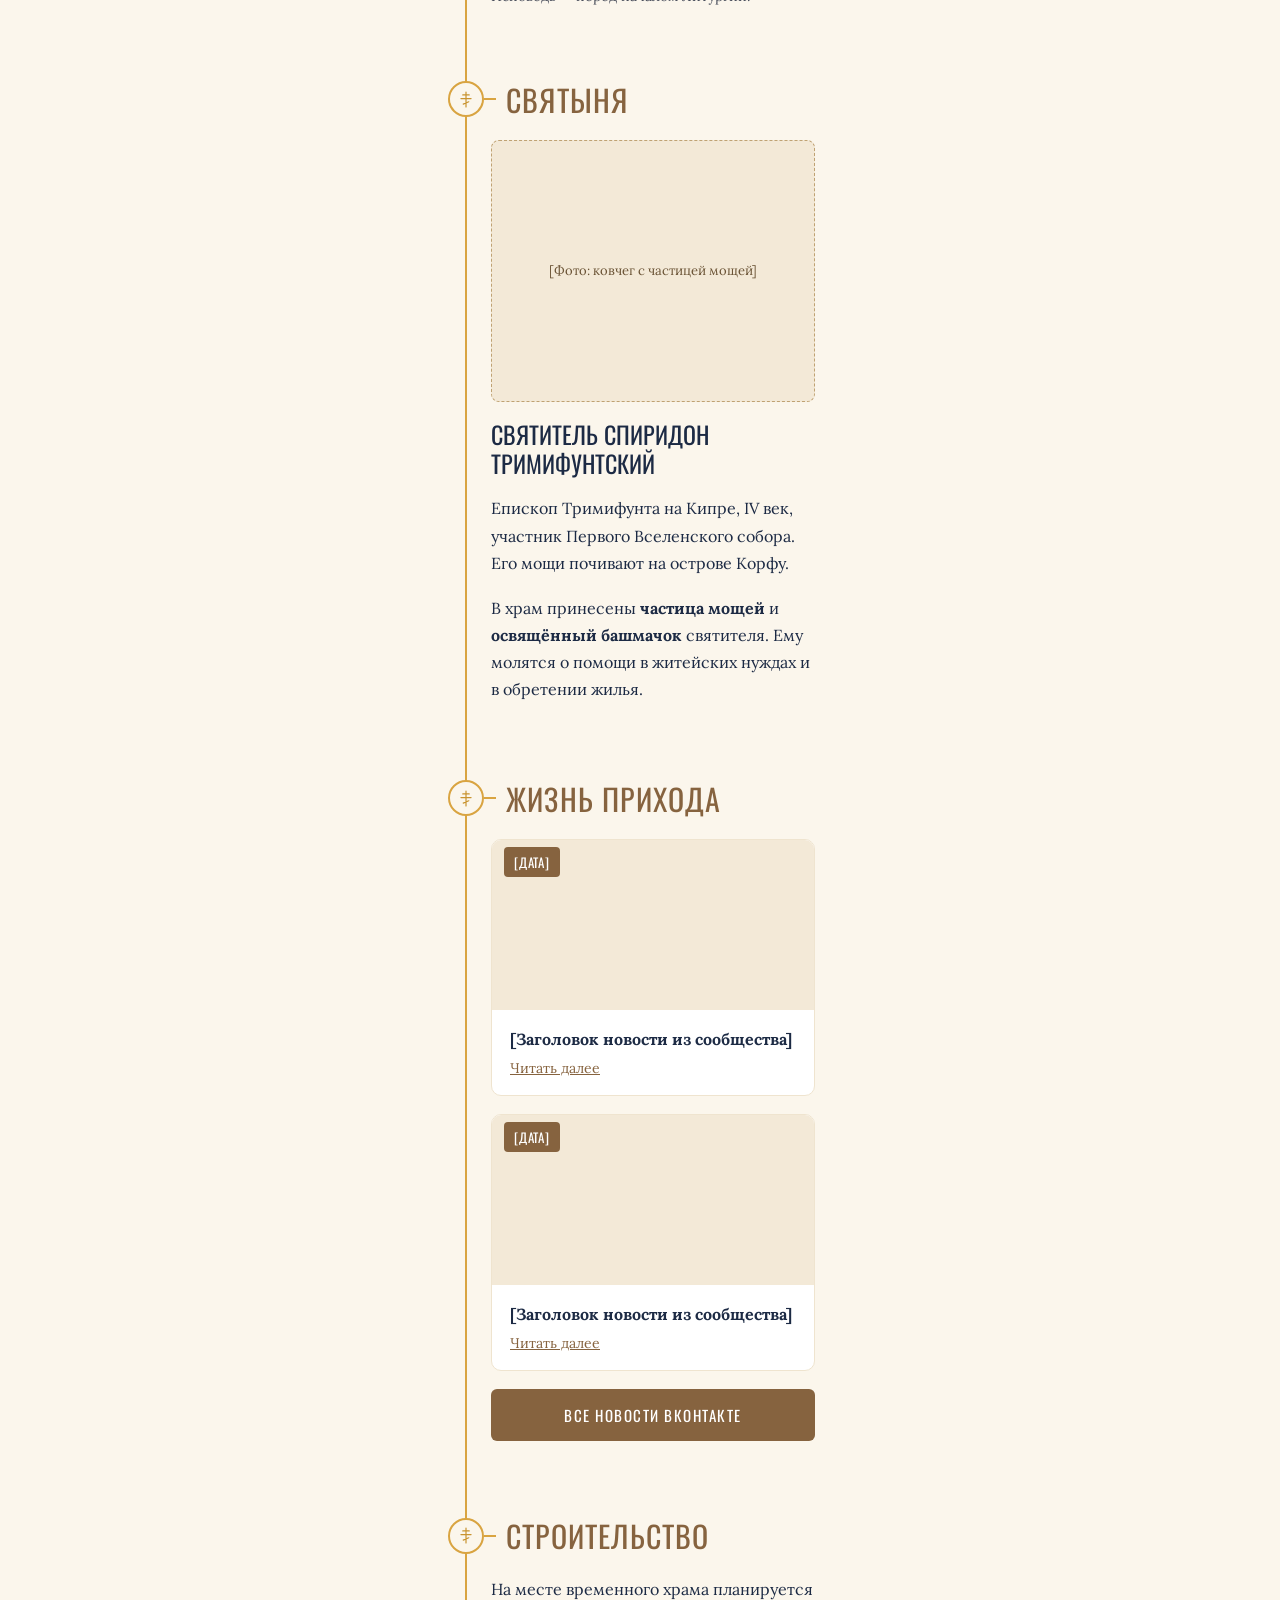
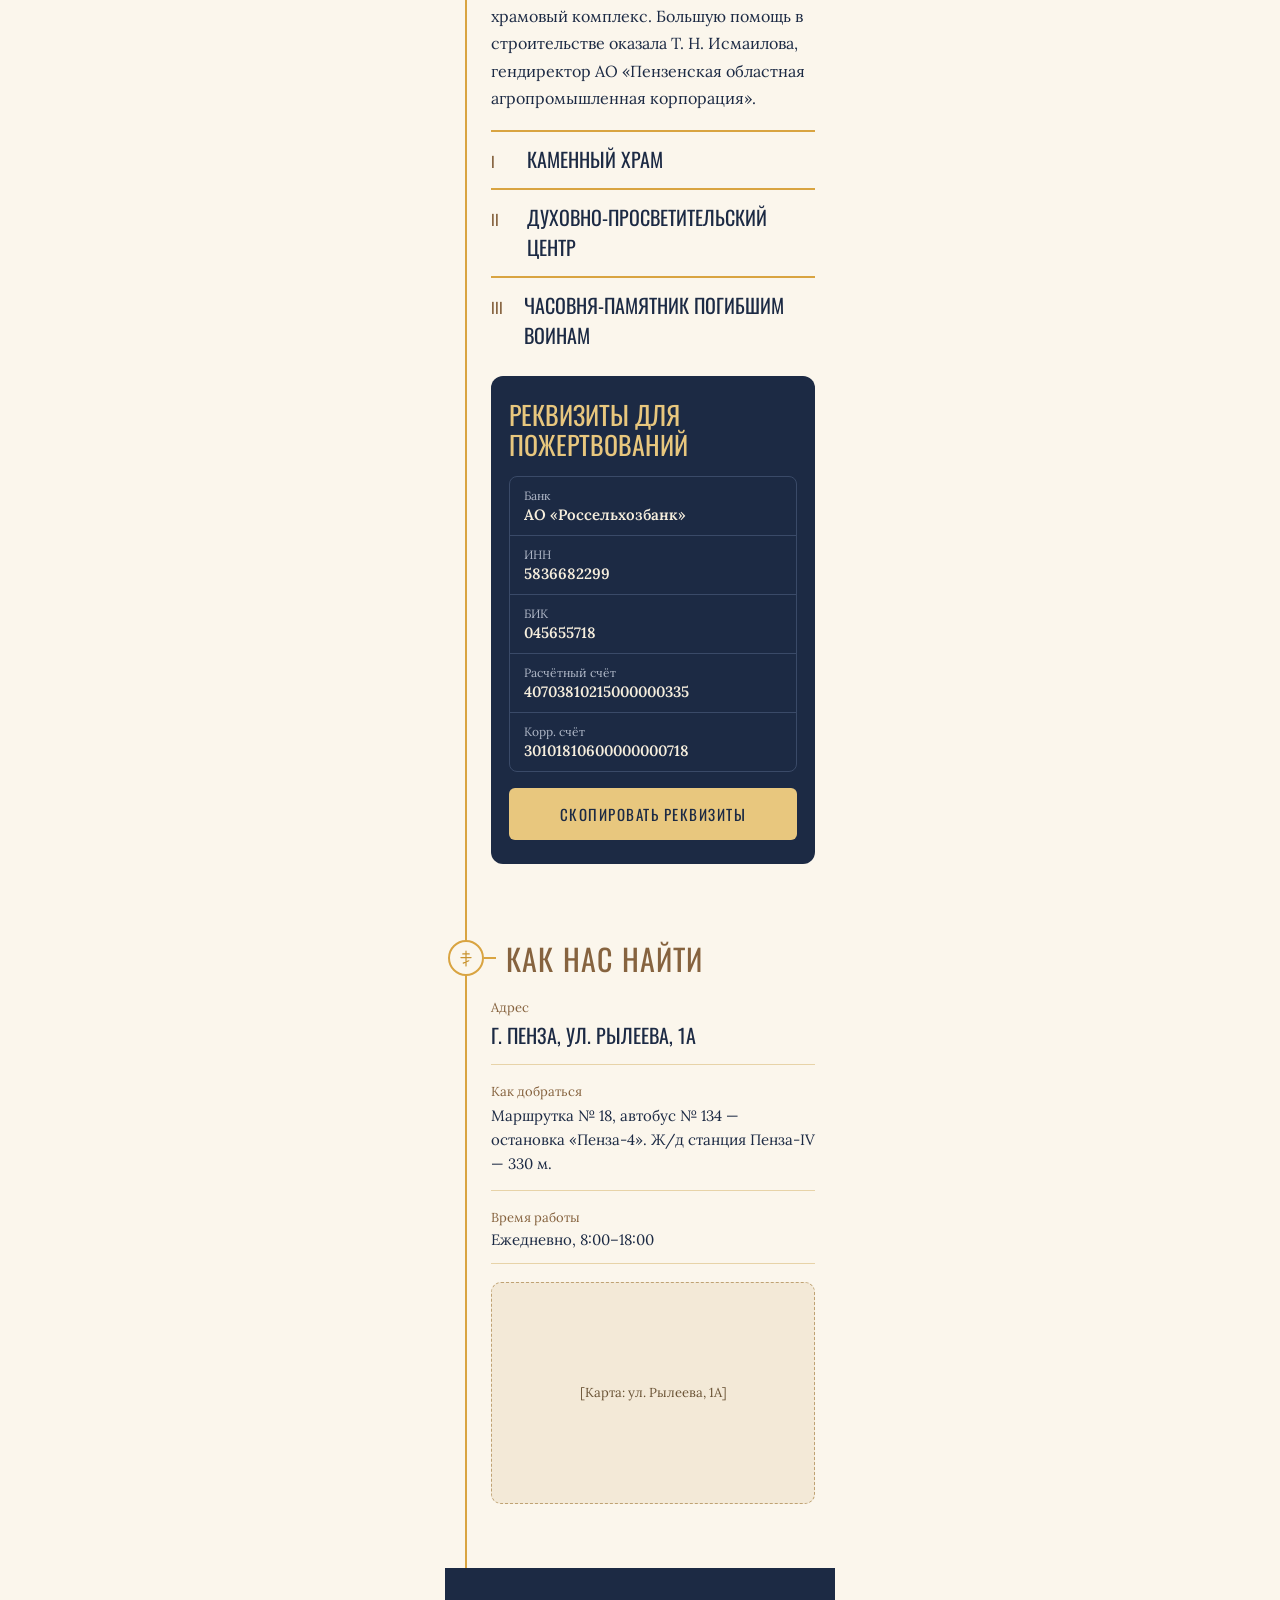
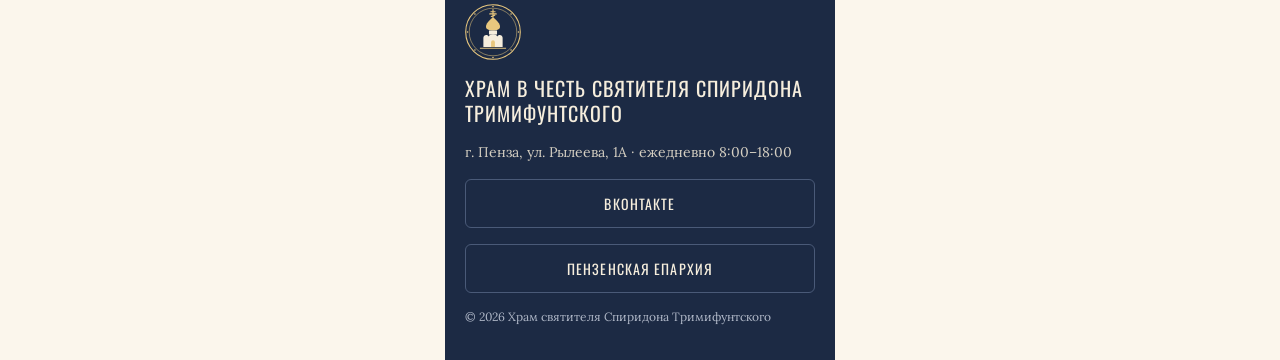
<file: reference/mobile.html>
<!doctype html>
<html lang="ru">
<head>
<meta charset="utf-8">
<meta name="viewport" content="width=device-width, initial-scale=1">
<title>Храм святителя Спиридона Тримифунтского — Главная — мобильная (390px)</title>
<link rel="preconnect" href="https://fonts.googleapis.com">
<link href="https://fonts.googleapis.com/css2?family=Oswald:wght@300;400;500&amp;family=Lora:ital,wght@0,400;0,500;0,600;0,700;1,400&amp;display=swap" rel="stylesheet">
<style>
body{margin:0;font-family:'Lora',Georgia,serif;background:#FBF6EC;color:#1C2A44}
a{color:#86633F}a:hover{color:#1C2A44}
</style>
<style>html{scroll-behavior:smooth} body>div{margin:0 auto}</style>
</head>
<body>
<div style="width: 390px; min-height: 100vh; box-sizing: border-box; background: #FBF6EC; color: #1C2A44; font-family: 'Lora', Georgia, serif; display: flex; flex-direction: column">

<header style="background: #FFFFFF; border-bottom: 1px solid #EFE4CF; padding: 12px 20px; display: flex; justify-content: space-between; align-items: center">
<a href="#top" style="display: flex; gap: 12px; align-items: center; text-decoration: none"><svg width="46" height="46" viewBox="0 0 64 64" role="img" aria-label="Эмблема храма"><circle cx="32" cy="32" r="31.2" fill="#FFFFFF" stroke="#C8932F" stroke-width="1.2"></circle><circle cx="32" cy="32" r="27.2" fill="none" stroke="#C8932F" stroke-width="0.6"></circle><circle cx="32.00" cy="2.80" r="0.9" fill="#C8932F"></circle><circle cx="52.65" cy="11.35" r="0.9" fill="#C8932F"></circle><circle cx="61.20" cy="32.00" r="0.9" fill="#C8932F"></circle><circle cx="52.65" cy="52.65" r="0.9" fill="#C8932F"></circle><circle cx="32.00" cy="61.20" r="0.9" fill="#C8932F"></circle><circle cx="11.35" cy="52.65" r="0.9" fill="#C8932F"></circle><circle cx="2.80" cy="32.00" r="0.9" fill="#C8932F"></circle><circle cx="11.35" cy="11.35" r="0.9" fill="#C8932F"></circle><g stroke="#C8932F" stroke-width="1.3" stroke-linecap="round"><path d="M32 6.5v8.5M29.6 8.9h4.8M28.3 11.3h7.4M30 14.2l4-1.4"></path></g><path d="M32 15.2c-4.9 4.2-8 7.3-8 10.8 0 2.9 3.4 4.3 8 4.3s8-1.4 8-4.3c0-3.5-3.1-6.6-8-10.8z" fill="#C8932F"></path><rect x="27.4" y="30.3" width="9.2" height="4.6" fill="#1C2A44"></rect><path d="M21 49V38.6c0-1.9 1.5-3.3 3.3-3.3 1.3 0 2.4.7 2.9 1.8.6-1.4 2.2-2.4 4.8-2.4s4.2 1 4.8 2.4c.5-1.1 1.6-1.8 2.9-1.8 1.8 0 3.3 1.4 3.3 3.3V49z" fill="#1C2A44"></path><path d="M29.8 49v-5.4a2.2 2.2 0 0 1 4.4 0V49z" fill="#C8932F"></path><path d="M17.5 50.6h29" stroke="#C8932F" stroke-width="1.1" stroke-linecap="round"></path></svg><span style="width: 1px; align-self: stretch; background: #E7D3A8"></span><span style="display: flex; flex-direction: column; gap: 2px"><span style="font-family: 'Lora', Georgia, serif; font-size: 10px; letter-spacing: 0.22em; text-transform: uppercase; color: #86633F">Храм святителя</span><span style="font-family: 'Oswald', sans-serif; font-size: 15px; font-weight: 400; line-height: 1.1; letter-spacing: 0.05em; text-transform: uppercase; color: #1C2A44">Спиридона Тримифунтского</span></span></a>
<button aria-label="Открыть меню" style="width: 48px; height: 48px; border: 1px solid #EFE4CF; background: #FFFFFF; border-radius: 8px; display: flex; align-items: center; justify-content: center; color: #86633F; cursor: pointer"><svg width="22" height="22" viewBox="0 0 24 24" fill="none" stroke="currentColor" stroke-width="1.8" stroke-linecap="round"><path d="M4 7h16M4 12h16M4 17h16"></path></svg></button>
</header>

<section id="top" style="background: #FFFFFF; padding: 36px 20px 48px; display: flex; flex-direction: column; gap: 22px">
<div style="display: flex; gap: 10px; align-items: center; color: #86633F; font-size: 15px">
<svg width="18" height="24" viewBox="0 0 26 34" fill="none" stroke="#C8932F" stroke-width="2" stroke-linecap="round"><path d="M13 1v32M6 7h14M2 15h22M7 27l12-5"></path></svg>
<span>Пензенская епархия</span>
</div>
<h1 style="margin: 0; font-family: 'Oswald', sans-serif; font-weight: 400; font-size: 46px; line-height: 1.05; text-transform: uppercase">Храм святителя Спиридона Тримифунтского</h1>
<div style="height: 400px; box-sizing: border-box; border-radius: 175px 175px 8px 8px; border: 2px solid #D9A441; padding: 6px"><div style="width: 100%; height: 100%; box-sizing: border-box; border-radius: 169px 169px 4px 4px; background: #1C2A44; border: 1px solid #E8C77E; overflow: hidden; display: flex; align-items: flex-end; justify-content: center"><svg width="300" height="375" viewBox="0 0 400 500" role="img" aria-label="Иллюстрация храма"><circle cx="60" cy="90" r="1.6" fill="#E8C77E" opacity="0.55"></circle><circle cx="110" cy="50" r="1.2" fill="#E8C77E" opacity="0.55"></circle><circle cx="320" cy="70" r="1.8" fill="#E8C77E" opacity="0.55"></circle><circle cx="350" cy="150" r="1.2" fill="#E8C77E" opacity="0.55"></circle><circle cx="40" cy="200" r="1.2" fill="#E8C77E" opacity="0.55"></circle><circle cx="290" cy="30" r="1.1" fill="#E8C77E" opacity="0.55"></circle><circle cx="370" cy="240" r="1.4" fill="#E8C77E" opacity="0.55"></circle><circle cx="80" cy="150" r="1" fill="#E8C77E" opacity="0.55"></circle><circle cx="200" cy="150" r="118" fill="none" stroke="#E8C77E" stroke-width="0.8" opacity="0.35"></circle><circle cx="200" cy="150" r="104" fill="none" stroke="#E8C77E" stroke-width="0.5" opacity="0.25"></circle><rect x="58" y="330" width="56" height="124" fill="#E9DCC0"></rect><rect x="286" y="330" width="56" height="124" fill="#E9DCC0"></rect><rect x="54" y="324" width="64" height="7" fill="#C8932F"></rect><rect x="282" y="324" width="64" height="7" fill="#C8932F"></rect><rect x="72" y="296" width="28" height="28" fill="#E9DCC0"></rect><rect x="300" y="296" width="28" height="28" fill="#E9DCC0"></rect><rect x="68" y="292" width="36" height="5" fill="#C8932F"></rect><rect x="296" y="292" width="36" height="5" fill="#C8932F"></rect><path d="M86 244C80.8 253.12,66.0 263.2,66.0 278.56C66.0 288.64,75.2 292,86 292C96.8 292,106.0 288.64,106.0 278.56C106.0 263.2,91.2 253.12,86 244Z" fill="#C8932F"></path><path d="M86 246C78.0 260.8,74.0 277.6,76.4 291M86 246V291M86 246C94.0 260.8,98.0 277.6,95.6 291" stroke="#9E7222" stroke-width="1.2" fill="none"></path><path d="M314 244C308.8 253.12,294.0 263.2,294.0 278.56C294.0 288.64,303.2 292,314 292C324.8 292,334.0 288.64,334.0 278.56C334.0 263.2,319.2 253.12,314 244Z" fill="#C8932F"></path><path d="M314 246C306.0 260.8,302.0 277.6,304.4 291M314 246V291M314 246C322.0 260.8,326.0 277.6,323.6 291" stroke="#9E7222" stroke-width="1.2" fill="none"></path><g stroke="#E8C77E" stroke-width="1.6" stroke-linecap="round"><path d="M86 212V244.24M81.04 218.2H90.96M77.32 224.4H94.68M80.42 235.56L91.58 231.84"></path></g><g stroke="#E8C77E" stroke-width="1.6" stroke-linecap="round"><path d="M314 212V244.24M309.04 218.2H318.96M305.32 224.4H322.68M308.42 235.56L319.58 231.84"></path></g><path d="M79 322V309.0a7.0 7.0 0 0 1 14 0V322Z" fill="#1C2A44"></path><path d="M307 322V309.0a7.0 7.0 0 0 1 14 0V322Z" fill="#1C2A44"></path><path d="M77 418V371.0a9.0 9.0 0 0 1 18 0V418Z" fill="#1C2A44"></path><path d="M305 418V371.0a9.0 9.0 0 0 1 18 0V418Z" fill="#1C2A44"></path><rect x="112" y="282" width="176" height="172" fill="#F6EEDD"></rect><rect x="106" y="276" width="188" height="8" fill="#C8932F"></rect><path d="M122 276V262a26 26 0 0 1 52 0V276Z" fill="#F6EEDD" stroke="#C8932F" stroke-width="2"></path><path d="M226 276V262a26 26 0 0 1 52 0V276Z" fill="#F6EEDD" stroke="#C8932F" stroke-width="2"></path><path d="M166 276V256a34 34 0 0 1 68 0V276Z" fill="#F6EEDD" stroke="#C8932F" stroke-width="2"></path><rect x="162" y="176" width="76" height="80" fill="#F6EEDD"></rect><rect x="156" y="170" width="88" height="7" fill="#C8932F"></rect><rect x="158" y="250" width="84" height="6" fill="#C8932F"></rect><path d="M172 234V196.0a6.0 6.0 0 0 1 12 0V234Z" fill="#1C2A44"></path><path d="M194 234V196.0a6.0 6.0 0 0 1 12 0V234Z" fill="#1C2A44"></path><path d="M216 234V196.0a6.0 6.0 0 0 1 12 0V234Z" fill="#1C2A44"></path><path d="M200 66C185.44 86.14,144.0 108.4,144.0 142.32C144.0 164.57999999999998,169.76 172,200 172C230.24 172,256.0 164.57999999999998,256.0 142.32C256.0 108.4,214.56 86.14,200 66Z" fill="#C8932F"></path><path d="M200 68C177.6 103.1,166.4 140.2,173.12 171M200 68V171M200 68C222.4 103.1,233.6 140.2,226.88 171" stroke="#9E7222" stroke-width="1.2" fill="none"></path><g stroke="#E8C77E" stroke-width="2.6" stroke-linecap="round"><path d="M200 14V66M192 24H208M186 34H214M191 52L209 46"></path></g><rect x="112" y="284" width="6" height="170" fill="#E9DCC0"></rect><rect x="282" y="284" width="6" height="170" fill="#E9DCC0"></rect><path d="M134 380V329.0a11.0 11.0 0 0 1 22 0V380Z" fill="#1C2A44"></path><path d="M244 380V329.0a11.0 11.0 0 0 1 22 0V380Z" fill="#1C2A44"></path><path d="M130 316a15 15 0 0 1 30 0" fill="none" stroke="#C8932F" stroke-width="1.6"></path><path d="M240 316a15 15 0 0 1 30 0" fill="none" stroke="#C8932F" stroke-width="1.6"></path><path d="M166 454V372a34 34 0 0 1 68 0V454Z" fill="#E9DCC0"></path><path d="M166 372a34 34 0 0 1 68 0" fill="none" stroke="#C8932F" stroke-width="2.4"></path><path d="M180 454V406.0a20.0 20.0 0 0 1 40 0V454Z" fill="#1C2A44"></path><circle cx="200" cy="360" r="6" fill="#C8932F"></circle><rect x="48" y="454" width="304" height="12" fill="#C8932F"></rect><rect x="170" y="466" width="60" height="8" fill="#E9DCC0"></rect><rect x="160" y="474" width="80" height="8" fill="#E9DCC0"></rect><path d="M0 482H400" stroke="#E8C77E" stroke-width="1.2" opacity="0.6"></path></svg></div></div>
<p style="margin: 0; font-size: 16px; line-height: 1.65; color: #4A4F5C">В храме пребывают частица мощей святителя Спиридона и его башмачок, принесённые с острова Корфу.</p>
<div style="display: flex; flex-direction: column; gap: 12px">
<a href="#schedule" style="background: #86633F; color: #FFFFFF; text-decoration: none; padding: 16px 20px; border-radius: 6px; font-family: 'Oswald', sans-serif; font-size: 16px; letter-spacing: 0.1em; text-transform: uppercase; text-align: center">Расписание богослужений</a>
<a href="#contacts" style="border: 1px solid #86633F; color: #86633F; text-decoration: none; padding: 15px 20px; border-radius: 6px; font-family: 'Oswald', sans-serif; font-size: 16px; letter-spacing: 0.1em; text-transform: uppercase; text-align: center">Как добраться</a>
</div>
</section>

<section style="padding: 32px 20px 8px">
<div style="border: 2px solid #D9A441; border-radius: 4px; padding: 5px">
<div style="border: 1px solid #E7D3A8; padding: 20px; display: flex; flex-direction: column; gap: 18px">
<div style="display: flex; flex-direction: column; gap: 2px"><span style="font-size: 13px; color: #86633F">Храм открыт</span><span style="font-family: 'Oswald', sans-serif; font-size: 20px; letter-spacing: 0.04em; text-transform: uppercase">Ежедневно 8:00–18:00</span></div>
<div style="display: flex; flex-direction: column; gap: 2px"><span style="font-size: 13px; color: #86633F">Адрес</span><span style="font-family: 'Oswald', sans-serif; font-size: 20px; letter-spacing: 0.04em; text-transform: uppercase">Пенза, ул. Рылеева, 1А</span></div>
<div style="display: flex; flex-direction: column; gap: 2px"><span style="font-size: 13px; color: #86633F">Телефон</span><a href="tel:+79656361652" style="font-family: 'Oswald', sans-serif; font-size: 20px; letter-spacing: 0.04em; color: #1C2A44; text-decoration: none">+7 (965) 636-16-52</a></div>
</div>
</div>
</section>

<div style="margin: 40px 20px 0; border-left: 2px solid #D9A441; padding: 16px 0 64px 24px; display: flex; flex-direction: column; gap: 72px">

<section id="about" style="display: flex; flex-direction: column; gap: 22px">
<div style="display: flex; align-items: center; margin-left: -43px">
<div style="width: 36px; height: 36px; box-sizing: border-box; border-radius: 50%; border: 2px solid #D9A441; background: #FBF6EC; display: flex; align-items: center; justify-content: center; flex-shrink: 0"><svg width="12" height="17" viewBox="0 0 26 34" fill="none" stroke="#C8932F" stroke-width="2.6" stroke-linecap="round"><path d="M13 1v32M6 7h14M2 15h22M7 27l12-5"></path></svg></div>
<div style="width: 12px; height: 2px; background: #D9A441"></div>
<h2 style="margin: 0 0 0 10px; font-family: 'Oswald', sans-serif; font-weight: 400; font-size: 30px; letter-spacing: 0.04em; text-transform: uppercase; color: #86633F">О храме</h2>
</div>
<p style="margin: 0; font-size: 16px; line-height: 1.7">Приход на улице Рылеева в Пензе зарегистрирован в <b>2025 году</b>. Закладку храма совершил <b>митрополит Пензенский и Нижнеломовский Серафим</b>. Богослужения идут во временном храме, отделка которого завершена в мае 2026 года.</p>
<div style="display: grid; grid-template-columns: repeat(2, minmax(0, 1fr)); gap: 12px">
<div style="background: #FFFFFF; border: 1px solid #EFE4CF; border-radius: 8px; padding: 16px; display: flex; flex-direction: column; gap: 4px"><span style="font-family: 'Oswald', sans-serif; font-size: 32px; font-weight: 300; line-height: 1">≈ 80 м²</span><span style="font-size: 13px; color: #4A4F5C">площадь храма</span></div>
<div style="background: #FFFFFF; border: 1px solid #EFE4CF; border-radius: 8px; padding: 16px; display: flex; flex-direction: column; gap: 4px"><span style="font-family: 'Oswald', sans-serif; font-size: 32px; font-weight: 300; line-height: 1">≈ 100</span><span style="font-size: 13px; color: #4A4F5C">молящихся вмещает</span></div>
</div>
<div style="display: flex; flex-direction: column">
<div style="display: flex; flex-direction: column; gap: 4px; padding: 14px 0; border-bottom: 1px solid #E7D3A8"><span style="font-family: 'Oswald', sans-serif; font-size: 20px; letter-spacing: 0.04em; text-transform: uppercase; color: #86633F">22 июня 2025</span><span style="font-size: 15px">Закладка храма</span></div>
<div style="display: flex; flex-direction: column; gap: 4px; padding: 14px 0; border-bottom: 1px solid #E7D3A8"><span style="font-family: 'Oswald', sans-serif; font-size: 20px; letter-spacing: 0.04em; text-transform: uppercase; color: #86633F">25 декабря 2025</span><span style="font-size: 15px">Освящение крестов и куполов</span></div>
<div style="display: flex; flex-direction: column; gap: 4px; padding: 14px 0; border-bottom: 1px solid #E7D3A8"><span style="font-family: 'Oswald', sans-serif; font-size: 20px; letter-spacing: 0.04em; text-transform: uppercase; color: #86633F">24 мая 2026</span><span style="font-size: 15px">Малое освящение и первая литургия</span></div>
<div style="display: flex; flex-direction: column; gap: 4px; padding: 14px 0 0"><span style="font-family: 'Oswald', sans-serif; font-size: 20px; letter-spacing: 0.04em; text-transform: uppercase; color: #86633F">25 декабря</span><span style="font-size: 15px">Престольный праздник</span></div>
</div>
</section>

<section style="background: #F3E9D7; border-radius: 12px; padding: 24px 20px; display: flex; flex-direction: column; gap: 14px">
<div style="height: 280px; border-radius: 120px 120px 8px 8px; background: #E9DBC1; border: 1px dashed #BFA273; display: flex; align-items: center; justify-content: center; color: #6B5436; font-size: 13px">[Фото настоятеля]</div>
<span style="font-size: 14px; color: #86633F; margin-top: 6px">Настоятель храма</span>
<h3 style="margin: 0; font-family: 'Oswald', sans-serif; font-weight: 400; font-size: 32px; line-height: 1.1; text-transform: uppercase">Иерей Николай Лоскутов</h3>
<a href="tel:+79656361652" style="background: #86633F; color: #FFFFFF; text-decoration: none; padding: 15px 20px; border-radius: 6px; font-family: 'Oswald', sans-serif; font-size: 15px; letter-spacing: 0.1em; text-transform: uppercase; text-align: center">Позвонить</a>
</section>

<section id="schedule" style="display: flex; flex-direction: column; gap: 22px">
<div style="display: flex; align-items: center; margin-left: -43px">
<div style="width: 36px; height: 36px; box-sizing: border-box; border-radius: 50%; border: 2px solid #D9A441; background: #FBF6EC; display: flex; align-items: center; justify-content: center; flex-shrink: 0"><svg width="12" height="17" viewBox="0 0 26 34" fill="none" stroke="#C8932F" stroke-width="2.6" stroke-linecap="round"><path d="M13 1v32M6 7h14M2 15h22M7 27l12-5"></path></svg></div>
<div style="width: 12px; height: 2px; background: #D9A441"></div>
<h2 style="margin: 0 0 0 10px; font-family: 'Oswald', sans-serif; font-weight: 400; font-size: 30px; letter-spacing: 0.04em; text-transform: uppercase; color: #86633F">Расписание</h2>
</div>
<div style="display: flex; flex-direction: column; background: #FFFFFF; border: 1px solid #EFE4CF; border-radius: 10px">
<div style="padding: 16px 18px; border-bottom: 1px solid #EFE4CF; display: flex; flex-direction: column; gap: 4px"><span style="font-family: 'Oswald', sans-serif; font-size: 15px; letter-spacing: 0.06em; text-transform: uppercase">[День, дата]</span><div style="display: flex; gap: 12px; align-items: baseline"><span style="font-family: 'Oswald', sans-serif; font-size: 22px; color: #86633F">[00:00]</span><span style="font-size: 15px">[Богослужение]</span></div></div>
<div style="padding: 16px 18px; border-bottom: 1px solid #EFE4CF; display: flex; flex-direction: column; gap: 4px"><span style="font-family: 'Oswald', sans-serif; font-size: 15px; letter-spacing: 0.06em; text-transform: uppercase">[День, дата]</span><div style="display: flex; gap: 12px; align-items: baseline"><span style="font-family: 'Oswald', sans-serif; font-size: 22px; color: #86633F">[00:00]</span><span style="font-size: 15px">[Богослужение]</span></div></div>
<div style="padding: 16px 18px; border-bottom: 1px solid #EFE4CF; display: flex; flex-direction: column; gap: 4px"><span style="font-family: 'Oswald', sans-serif; font-size: 15px; letter-spacing: 0.06em; text-transform: uppercase">[День, дата]</span><div style="display: flex; gap: 12px; align-items: baseline"><span style="font-family: 'Oswald', sans-serif; font-size: 22px; color: #86633F">[00:00]</span><span style="font-size: 15px">[Богослужение]</span></div></div>
<div style="padding: 16px 18px; background: #FBF3E3; display: flex; flex-direction: column; gap: 4px"><span style="font-family: 'Oswald', sans-serif; font-size: 15px; letter-spacing: 0.06em; text-transform: uppercase">[Праздник, дата]</span><div style="display: flex; gap: 12px; align-items: baseline"><span style="font-family: 'Oswald', sans-serif; font-size: 22px; color: #86633F">[00:00]</span><span style="font-size: 15px">[Праздничная служба]</span></div></div>
</div>
<span style="font-size: 14px; color: #4A4F5C">Исповедь — перед началом Литургии.</span>
</section>

<section id="saint" style="display: flex; flex-direction: column; gap: 18px">
<div style="display: flex; align-items: center; margin-left: -43px">
<div style="width: 36px; height: 36px; box-sizing: border-box; border-radius: 50%; border: 2px solid #D9A441; background: #FBF6EC; display: flex; align-items: center; justify-content: center; flex-shrink: 0"><svg width="12" height="17" viewBox="0 0 26 34" fill="none" stroke="#C8932F" stroke-width="2.6" stroke-linecap="round"><path d="M13 1v32M6 7h14M2 15h22M7 27l12-5"></path></svg></div>
<div style="width: 12px; height: 2px; background: #D9A441"></div>
<h2 style="margin: 0 0 0 10px; font-family: 'Oswald', sans-serif; font-weight: 400; font-size: 30px; letter-spacing: 0.04em; text-transform: uppercase; color: #86633F">Святыня</h2>
</div>
<div style="height: 260px; border-radius: 8px; background: #F3E9D7; border: 1px dashed #BFA273; display: flex; align-items: center; justify-content: center; color: #6B5436; font-size: 13px">[Фото: ковчег с частицей мощей]</div>
<h3 style="margin: 0; font-family: 'Oswald', sans-serif; font-weight: 400; font-size: 24px; line-height: 1.2; text-transform: uppercase">Святитель Спиридон Тримифунтский</h3>
<p style="margin: 0; font-size: 16px; line-height: 1.7">Епископ Тримифунта на Кипре, IV век, участник Первого Вселенского собора. Его мощи почивают на острове Корфу.</p>
<p style="margin: 0; font-size: 16px; line-height: 1.7">В храм принесены <b>частица мощей</b> и <b>освящённый башмачок</b> святителя. Ему молятся о помощи в житейских нуждах и в обретении жилья.</p>
</section>

<section id="news" style="display: flex; flex-direction: column; gap: 18px">
<div style="display: flex; align-items: center; margin-left: -43px">
<div style="width: 36px; height: 36px; box-sizing: border-box; border-radius: 50%; border: 2px solid #D9A441; background: #FBF6EC; display: flex; align-items: center; justify-content: center; flex-shrink: 0"><svg width="12" height="17" viewBox="0 0 26 34" fill="none" stroke="#C8932F" stroke-width="2.6" stroke-linecap="round"><path d="M13 1v32M6 7h14M2 15h22M7 27l12-5"></path></svg></div>
<div style="width: 12px; height: 2px; background: #D9A441"></div>
<h2 style="margin: 0 0 0 10px; font-family: 'Oswald', sans-serif; font-weight: 400; font-size: 30px; letter-spacing: 0.04em; text-transform: uppercase; color: #86633F">Жизнь прихода</h2>
</div>
<article style="background: #FFFFFF; border: 1px solid #EFE4CF; border-radius: 10px; overflow: hidden; display: flex; flex-direction: column">
<div style="height: 170px; background: #F3E9D7; padding: 12px; box-sizing: border-box"><span style="background: #86633F; color: #FFFFFF; font-family: 'Oswald', sans-serif; font-size: 13px; letter-spacing: 0.06em; padding: 5px 10px; border-radius: 4px">[ДАТА]</span></div>
<div style="padding: 18px; display: flex; flex-direction: column; gap: 8px"><span style="font-size: 16px; font-weight: 700; line-height: 1.45">[Заголовок новости из сообщества]</span><a href="https://vk.ru/hramspiridonapnz" style="font-size: 14px">Читать далее</a></div>
</article>
<article style="background: #FFFFFF; border: 1px solid #EFE4CF; border-radius: 10px; overflow: hidden; display: flex; flex-direction: column">
<div style="height: 170px; background: #F3E9D7; padding: 12px; box-sizing: border-box"><span style="background: #86633F; color: #FFFFFF; font-family: 'Oswald', sans-serif; font-size: 13px; letter-spacing: 0.06em; padding: 5px 10px; border-radius: 4px">[ДАТА]</span></div>
<div style="padding: 18px; display: flex; flex-direction: column; gap: 8px"><span style="font-size: 16px; font-weight: 700; line-height: 1.45">[Заголовок новости из сообщества]</span><a href="https://vk.ru/hramspiridonapnz" style="font-size: 14px">Читать далее</a></div>
</article>
<a href="https://vk.ru/hramspiridonapnz" style="background: #86633F; color: #FFFFFF; text-decoration: none; padding: 15px 20px; border-radius: 6px; font-family: 'Oswald', sans-serif; font-size: 15px; letter-spacing: 0.1em; text-transform: uppercase; text-align: center">Все новости ВКонтакте</a>
</section>

<section id="build" style="display: flex; flex-direction: column; gap: 18px">
<div style="display: flex; align-items: center; margin-left: -43px">
<div style="width: 36px; height: 36px; box-sizing: border-box; border-radius: 50%; border: 2px solid #D9A441; background: #FBF6EC; display: flex; align-items: center; justify-content: center; flex-shrink: 0"><svg width="12" height="17" viewBox="0 0 26 34" fill="none" stroke="#C8932F" stroke-width="2.6" stroke-linecap="round"><path d="M13 1v32M6 7h14M2 15h22M7 27l12-5"></path></svg></div>
<div style="width: 12px; height: 2px; background: #D9A441"></div>
<h2 style="margin: 0 0 0 10px; font-family: 'Oswald', sans-serif; font-weight: 400; font-size: 30px; letter-spacing: 0.04em; text-transform: uppercase; color: #86633F">Строительство</h2>
</div>
<p style="margin: 0; font-size: 16px; line-height: 1.7">На месте временного храма планируется храмовый комплекс. Большую помощь в строительстве оказала Т. Н. Исмаилова, гендиректор АО «Пензенская областная агропромышленная корпорация».</p>
<div style="display: flex; flex-direction: column; gap: 14px">
<div style="border-top: 2px solid #D9A441; padding-top: 12px; display: flex; gap: 12px; align-items: baseline"><span style="font-family: 'Oswald', sans-serif; font-size: 15px; color: #86633F; width: 24px">I</span><span style="font-family: 'Oswald', sans-serif; font-size: 20px; text-transform: uppercase">Каменный храм</span></div>
<div style="border-top: 2px solid #D9A441; padding-top: 12px; display: flex; gap: 12px; align-items: baseline"><span style="font-family: 'Oswald', sans-serif; font-size: 15px; color: #86633F; width: 24px">II</span><span style="font-family: 'Oswald', sans-serif; font-size: 20px; text-transform: uppercase">Духовно-просветительский центр</span></div>
<div style="border-top: 2px solid #D9A441; padding-top: 12px; display: flex; gap: 12px; align-items: baseline"><span style="font-family: 'Oswald', sans-serif; font-size: 15px; color: #86633F; width: 24px">III</span><span style="font-family: 'Oswald', sans-serif; font-size: 20px; text-transform: uppercase">Часовня-памятник погибшим воинам</span></div>
</div>
<div id="donate" style="background: #1C2A44; color: #F6EEDD; border-radius: 12px; padding: 24px 18px; display: flex; flex-direction: column; gap: 16px; margin-top: 8px">
<h3 style="margin: 0; font-family: 'Oswald', sans-serif; font-weight: 400; font-size: 26px; line-height: 1.15; text-transform: uppercase; color: #E8C77E">Реквизиты для пожертвований</h3>
<div style="display: flex; flex-direction: column; border: 1px solid #3A4A68; border-radius: 8px">
<div style="display: flex; flex-direction: column; gap: 2px; padding: 11px 14px; border-bottom: 1px solid #3A4A68"><span style="font-size: 12px; color: #AEB6C6">Банк</span><span style="font-size: 15px; font-weight: 600">АО «Россельхозбанк»</span></div>
<div style="display: flex; flex-direction: column; gap: 2px; padding: 11px 14px; border-bottom: 1px solid #3A4A68"><span style="font-size: 12px; color: #AEB6C6">ИНН</span><span style="font-size: 15px; font-weight: 600">5836682299</span></div>
<div style="display: flex; flex-direction: column; gap: 2px; padding: 11px 14px; border-bottom: 1px solid #3A4A68"><span style="font-size: 12px; color: #AEB6C6">БИК</span><span style="font-size: 15px; font-weight: 600">045655718</span></div>
<div style="display: flex; flex-direction: column; gap: 2px; padding: 11px 14px; border-bottom: 1px solid #3A4A68"><span style="font-size: 12px; color: #AEB6C6">Расчётный счёт</span><span style="font-size: 15px; font-weight: 600">40703810215000000335</span></div>
<div style="display: flex; flex-direction: column; gap: 2px; padding: 11px 14px"><span style="font-size: 12px; color: #AEB6C6">Корр. счёт</span><span style="font-size: 15px; font-weight: 600">30101810600000000718</span></div>
</div>
<button style="background: #E8C77E; color: #1C2A44; border: 0; padding: 15px 18px; border-radius: 6px; font-family: 'Oswald', sans-serif; font-size: 15px; letter-spacing: 0.1em; text-transform: uppercase; cursor: pointer">Скопировать реквизиты</button>
</div>
</section>

<section id="contacts" style="display: flex; flex-direction: column; gap: 18px">
<div style="display: flex; align-items: center; margin-left: -43px">
<div style="width: 36px; height: 36px; box-sizing: border-box; border-radius: 50%; border: 2px solid #D9A441; background: #FBF6EC; display: flex; align-items: center; justify-content: center; flex-shrink: 0"><svg width="12" height="17" viewBox="0 0 26 34" fill="none" stroke="#C8932F" stroke-width="2.6" stroke-linecap="round"><path d="M13 1v32M6 7h14M2 15h22M7 27l12-5"></path></svg></div>
<div style="width: 12px; height: 2px; background: #D9A441"></div>
<h2 style="margin: 0 0 0 10px; font-family: 'Oswald', sans-serif; font-weight: 400; font-size: 30px; letter-spacing: 0.04em; text-transform: uppercase; color: #86633F">Как нас найти</h2>
</div>
<div style="display: flex; flex-direction: column; gap: 4px; padding-bottom: 14px; border-bottom: 1px solid #E7D3A8"><span style="font-size: 13px; color: #86633F">Адрес</span><span style="font-family: 'Oswald', sans-serif; font-size: 20px; text-transform: uppercase">г. Пенза, ул. Рылеева, 1А</span></div>
<div style="display: flex; flex-direction: column; gap: 4px; padding-bottom: 14px; border-bottom: 1px solid #E7D3A8"><span style="font-size: 13px; color: #86633F">Как добраться</span><span style="font-size: 15px; line-height: 1.6">Маршрутка № 18, автобус № 134 — остановка «Пенза-4». Ж/д станция Пенза-IV — 330 м.</span></div>
<div style="display: flex; flex-direction: column; gap: 4px; padding-bottom: 14px; border-bottom: 1px solid #E7D3A8"><span style="font-size: 13px; color: #86633F">Время работы</span><span style="font-size: 15px">Ежедневно, 8:00–18:00</span></div>
<div style="height: 220px; border-radius: 10px; background: #F3E9D7; border: 1px dashed #BFA273; display: flex; align-items: center; justify-content: center; color: #6B5436; font-size: 13px">[Карта: ул. Рылеева, 1А]</div>
</section>

</div>

<footer style="flex-grow: 1; background: #1C2A44; color: #D5CFC2; padding: 36px 20px; display: flex; flex-direction: column; gap: 16px">
<svg width="56" height="56" viewBox="0 0 64 64" role="img" aria-label="Эмблема храма"><circle cx="32" cy="32" r="31.2" fill="#1C2A44" stroke="#E8C77E" stroke-width="1.2"></circle><circle cx="32" cy="32" r="27.2" fill="none" stroke="#E8C77E" stroke-width="0.6"></circle><circle cx="32.00" cy="2.80" r="0.9" fill="#E8C77E"></circle><circle cx="52.65" cy="11.35" r="0.9" fill="#E8C77E"></circle><circle cx="61.20" cy="32.00" r="0.9" fill="#E8C77E"></circle><circle cx="52.65" cy="52.65" r="0.9" fill="#E8C77E"></circle><circle cx="32.00" cy="61.20" r="0.9" fill="#E8C77E"></circle><circle cx="11.35" cy="52.65" r="0.9" fill="#E8C77E"></circle><circle cx="2.80" cy="32.00" r="0.9" fill="#E8C77E"></circle><circle cx="11.35" cy="11.35" r="0.9" fill="#E8C77E"></circle><g stroke="#E8C77E" stroke-width="1.3" stroke-linecap="round"><path d="M32 6.5v8.5M29.6 8.9h4.8M28.3 11.3h7.4M30 14.2l4-1.4"></path></g><path d="M32 15.2c-4.9 4.2-8 7.3-8 10.8 0 2.9 3.4 4.3 8 4.3s8-1.4 8-4.3c0-3.5-3.1-6.6-8-10.8z" fill="#E8C77E"></path><rect x="27.4" y="30.3" width="9.2" height="4.6" fill="#F6EEDD"></rect><path d="M21 49V38.6c0-1.9 1.5-3.3 3.3-3.3 1.3 0 2.4.7 2.9 1.8.6-1.4 2.2-2.4 4.8-2.4s4.2 1 4.8 2.4c.5-1.1 1.6-1.8 2.9-1.8 1.8 0 3.3 1.4 3.3 3.3V49z" fill="#F6EEDD"></path><path d="M29.8 49v-5.4a2.2 2.2 0 0 1 4.4 0V49z" fill="#E8C77E"></path><path d="M17.5 50.6h29" stroke="#E8C77E" stroke-width="1.1" stroke-linecap="round"></path></svg>
<span style="font-family: 'Oswald', sans-serif; font-size: 20px; line-height: 1.25; letter-spacing: 0.05em; text-transform: uppercase; color: #F6EEDD">Храм в честь святителя Спиридона Тримифунтского</span>
<span style="font-size: 14px; line-height: 1.5">г. Пенза, ул. Рылеева, 1А · ежедневно 8:00–18:00</span>
<a href="https://vk.ru/hramspiridonapnz" style="color: #F6EEDD; border: 1px solid #4A5A78; border-radius: 6px; padding: 13px 18px; text-decoration: none; font-family: 'Oswald', sans-serif; letter-spacing: 0.08em; text-transform: uppercase; font-size: 14px; text-align: center">ВКонтакте</a>
<a href="https://eparkhiya.ru/?p=422044" style="color: #F6EEDD; border: 1px solid #4A5A78; border-radius: 6px; padding: 13px 18px; text-decoration: none; font-family: 'Oswald', sans-serif; letter-spacing: 0.08em; text-transform: uppercase; font-size: 14px; text-align: center">Пензенская епархия</a>
<span style="font-size: 12px; color: #AEB6C6">© 2026 Храм святителя Спиридона Тримифунтского</span>
</footer>

</div>
</body>
</html>
</file>
<file: styles.css>
/* =========================================================
   Храм святителя Спиридона Тримифунтского — styles.css
   Брейкпоинты: ≤767 mobile · 768–1199 tablet · ≥1200 desktop
   ========================================================= */

/* ---------- Токены ---------- */
:root {
  --bg: #FBF6EC;
  --surface: #FFFFFF;
  --surface-warm: #F3E9D7;
  --surface-holiday: #FBF3E3;
  --ink: #1C2A44;
  --muted: #4A4F5C;
  --bronze: #86633F;
  --bronze-dark: #6E5031;
  --gold: #D9A441;
  --gold-icon: #C8932F;
  --gold-light: #E8C77E;
  --line: #E7D3A8;
  --line-soft: #EFE4CF;
  --placeholder-fill: #E9DBC1;
  --placeholder-border: #BFA273;
  --placeholder-ink: #6B5436;
  --ink-line: #3A4A68;
  --ink-border: #4A5A78;
  --ink-muted: #AEB6C6;
  --cream: #F6EEDD;
  --cream-muted: #D5CFC2;

  --font-head: 'Oswald', 'Arial Narrow', sans-serif;
  --font-body: 'Lora', Georgia, serif;

  --container: 1440px;
  --gutter: 112px;
  --line-pad: 72px;     /* отступ контента от золотой линии */
  --medal: 52px;        /* диаметр медальона */
  --tick: 44px;         /* соединительная чёрточка */
  --section-gap: 128px;
  --radius: 8px;
  --radius-lg: 16px;
  --focus: 0 0 0 3px var(--bg), 0 0 0 6px var(--gold);
}

/* ---------- База ---------- */
*, *::before, *::after { box-sizing: border-box; }
html { scroll-behavior: smooth; -webkit-text-size-adjust: 100%; }
@media (prefers-reduced-motion: reduce) {
  html { scroll-behavior: auto; }
  *, *::before, *::after { transition: none !important; animation: none !important; }
}
body {
  margin: 0;
  font-family: var(--font-body);
  font-size: 18px;
  line-height: 1.65;
  color: var(--ink);
  background: var(--bg);
  min-height: 100vh;
  display: flex;
  flex-direction: column;
}
body.menu-open { overflow: hidden; }
main { display: block; }
img, svg { display: block; max-width: 100%; }
a { color: var(--bronze); text-decoration-thickness: 1px; text-underline-offset: 3px; }
a:hover { color: var(--ink); }
p { margin: 0; }
h1, h2, h3 { margin: 0; font-family: var(--font-head); font-weight: 400; text-transform: uppercase; }
ul, ol, dl, dd { margin: 0; padding: 0; }
ul, ol { list-style: none; }
b { font-weight: 700; }
button { font: inherit; color: inherit; }
[hidden] { display: none !important; }

:focus-visible { outline: none; box-shadow: var(--focus); border-radius: 4px; }
:focus:not(:focus-visible) { outline: none; }

.visually-hidden {
  position: absolute !important; width: 1px; height: 1px; margin: -1px; padding: 0;
  overflow: hidden; clip: rect(0 0 0 0); clip-path: inset(50%); white-space: nowrap; border: 0;
}
.skip-link {
  position: absolute; left: 16px; top: -100px; z-index: 100;
  background: var(--ink); color: var(--cream); padding: 10px 16px; border-radius: 6px;
  font-family: var(--font-head); text-transform: uppercase; letter-spacing: 0.08em; text-decoration: none;
}
.skip-link:focus { top: 12px; color: var(--cream); }

.container { width: 100%; max-width: var(--container); margin: 0 auto; padding-inline: var(--gutter); }
.hide-mobile { display: inline; }

/* ---------- Кнопки ---------- */
.btn {
  display: inline-flex; align-items: center; justify-content: center; gap: 10px;
  padding: 18px 34px; border-radius: 6px; border: 1px solid transparent;
  font-family: var(--font-head); font-size: 17px; font-weight: 400; letter-spacing: 0.1em; text-transform: uppercase;
  text-decoration: none; line-height: 1.2; cursor: pointer; white-space: nowrap;
  transition: background-color .2s, color .2s, border-color .2s, transform .15s;
}
.btn:active { transform: translateY(1px); }
.btn--sm { padding: 16px 32px; font-size: 16px; }
.btn--primary { background: var(--bronze); color: #fff; border-color: var(--bronze); }
.btn--primary:hover { background: var(--bronze-dark); border-color: var(--bronze-dark); color: #fff; }
.btn--outline { background: transparent; color: var(--bronze); border-color: var(--bronze); }
.btn--outline:hover { background: var(--bronze); color: #fff; }
.btn--gold { background: var(--gold-light); color: var(--ink); border-color: var(--gold-light); padding: 16px 28px; font-size: 16px; }
.btn--gold:hover { background: #F0D591; border-color: #F0D591; color: var(--ink); }
.btn--gold.is-done { background: #CFE3C4; border-color: #CFE3C4; }
.btn--ghost { color: var(--cream); border-color: var(--ink-border); padding: 14px 22px; font-size: 15px; letter-spacing: 0.08em; }
.btn--ghost:hover { background: var(--ink-line); color: #fff; border-color: var(--ink-line); }
.link-strong { font-weight: 600; text-decoration: none; }
.link-strong:hover { text-decoration: underline; }

/* ---------- Эмблема (компонент) ---------- */
.emblem { --em-bg: var(--surface); --em-accent: var(--gold-icon); --em-body: var(--ink); flex-shrink: 0; }
.emblem--dark { --em-bg: var(--ink); --em-accent: var(--gold-light); --em-body: var(--cream); }

/* ---------- Шапка ---------- */
.site-header {
  position: sticky; top: 0; z-index: 50;
  background: var(--surface); border-bottom: 1px solid var(--line-soft);
}
.site-header__inner { display: flex; align-items: center; justify-content: space-between; gap: 24px; padding-block: 18px; }
.brand { display: flex; align-items: center; gap: 18px; text-decoration: none; color: var(--ink); min-width: 0; flex: 0 1 auto; }
.brand:hover { color: var(--ink); }
.brand__divider { width: 1px; align-self: stretch; background: var(--line); }
.brand__text { display: flex; flex-direction: column; gap: 4px; }
.brand__eyebrow { font-family: var(--font-body); font-size: 12px; letter-spacing: 0.22em; text-transform: uppercase; color: var(--bronze); white-space: nowrap; }
.brand__name { font-family: var(--font-head); font-size: 20px; line-height: 1.1; letter-spacing: 0.05em; text-transform: uppercase; color: var(--ink); }

.site-nav { display: flex; align-items: center; gap: 26px; flex-shrink: 0; }
.site-nav__list { display: flex; gap: 26px; align-items: center; }
.site-nav__list a, .site-nav__phone {
  font-family: var(--font-head); font-size: 15px; letter-spacing: 0.08em; text-transform: uppercase;
  color: var(--ink); text-decoration: none; padding: 6px 2px; border-bottom: 2px solid transparent; white-space: nowrap;
  transition: border-color .2s, color .2s;
}
.site-nav__list a:hover { border-bottom-color: var(--gold); color: var(--bronze); }
.site-nav__phone { font-size: 17px; letter-spacing: 0.04em; white-space: nowrap; }
.site-nav__phone:hover { color: var(--bronze); }

.burger {
  display: none; width: 48px; height: 48px; padding: 0; align-items: center; justify-content: center;
  border: 1px solid var(--line-soft); background: var(--surface); border-radius: 8px; color: var(--bronze); cursor: pointer;
}
.burger__icon--close { display: none; }
.site-header.is-open .burger__icon--open { display: none; }
.site-header.is-open .burger__icon--close { display: block; }

/* ---------- Первый экран ---------- */
.hero { background: var(--surface); }
.hero__inner {
  display: grid; grid-template-columns: repeat(12, minmax(0, 1fr)); column-gap: 24px; align-items: center;
  padding-block: 72px 96px;
}
.hero__content { grid-column: span 7; display: flex; flex-direction: column; gap: 30px; }
.hero__eyebrow { display: flex; gap: 14px; align-items: center; color: var(--bronze); font-size: 20px; }
.hero__cross { color: var(--gold-icon); flex-shrink: 0; }
.hero__title { font-size: clamp(56px, 6.1vw, 88px); line-height: 1.02; letter-spacing: 0.01em; color: var(--ink); }
.hero__lead { font-size: 20px; line-height: 1.65; color: var(--muted); max-width: 640px; }
.hero__actions { display: flex; flex-wrap: wrap; gap: 16px; margin-top: 6px; }
.hero__media { grid-column: 8 / span 5; display: flex; justify-content: flex-end; }
.hero__media--mobile-only { display: none; }

/* Арочная рамка для фото */
.arch {
  width: 100%; max-width: 500px; aspect-ratio: 500 / 620;
  border: 2px solid var(--gold); padding: 8px;
  border-radius: 50% 50% 10px 10px / 40.32% 40.32% 10px 10px;
}
.arch__inner {
  width: 100%; height: 100%; overflow: hidden; background: var(--ink);
  border: 1px solid var(--gold-light);
  border-radius: 50% 50% 4px 4px / 40.07% 40.07% 4px 4px;
}
.arch__inner picture { display: block; width: 100%; height: 100%; }
.arch__img { width: 100%; height: 100%; object-fit: cover; object-position: 50% 60%; }

/* ---------- Полоса с ключевой информацией ---------- */
.infobar { padding-block: 56px 24px; }
.frame-double { border: 2px solid var(--gold); border-radius: 4px; padding: 6px; }
.infobar__list {
  border: 1px solid var(--line); padding: 36px 48px;
  display: grid; grid-template-columns: repeat(3, minmax(0, 1fr)); gap: 32px;
}
.infobar__item { display: flex; gap: 16px; align-items: center; min-width: 0; }
.infobar__icon { color: var(--gold-icon); flex-shrink: 0; }
.infobar__text { display: flex; flex-direction: column; gap: 2px; min-width: 0; }
.infobar__label { font-size: 14px; color: var(--bronze); }
.infobar__value { font-family: var(--font-head); font-size: 24px; letter-spacing: 0.04em; text-transform: uppercase; color: var(--ink); text-decoration: none; line-height: 1.25; }
a.infobar__value:hover { color: var(--bronze); }

/* ---------- Золотая линия и разделы ---------- */
.goldline {
  margin-top: 48px; border-left: 2px solid var(--gold);
  padding: 24px 0 112px var(--line-pad);
  display: flex; flex-direction: column; gap: var(--section-gap);
}
.section { display: flex; flex-direction: column; gap: 48px; scroll-margin-top: 110px; }
.section__head { display: flex; align-items: center; margin-left: calc(-1 * (var(--line-pad) + var(--medal) / 2 + 1px)); }
.medallion {
  width: var(--medal); height: var(--medal); flex-shrink: 0; border-radius: 50%;
  border: 2px solid var(--gold); background: var(--bg); color: var(--gold-icon);
  display: flex; align-items: center; justify-content: center;
}
.section__tick { width: var(--tick); height: 2px; background: var(--gold); flex-shrink: 0; }
.section__title { margin-left: 20px; font-size: 46px; letter-spacing: 0.04em; color: var(--bronze); line-height: 1.1; }

.placeholder {
  background: var(--surface-warm); border: 1px dashed var(--placeholder-border); border-radius: var(--radius);
  display: flex; align-items: center; justify-content: center; text-align: center;
  color: var(--placeholder-ink); font-size: 15px; padding: 16px;
}
.placeholder--arch { background: var(--placeholder-fill); }
.card { background: var(--surface); border: 1px solid var(--line-soft); border-radius: 12px; }

/* ---------- О храме ---------- */
.about { display: grid; grid-template-columns: repeat(12, minmax(0, 1fr)); column-gap: 24px; row-gap: 40px; }
.about__text { grid-column: span 6; display: flex; flex-direction: column; gap: 22px; font-size: 19px; line-height: 1.75; }
.stats { display: grid; grid-template-columns: repeat(2, minmax(0, 1fr)); gap: 20px; margin-top: 12px; }
.stat { background: var(--surface); border: 1px solid var(--line-soft); border-radius: var(--radius); padding: 28px; display: flex; flex-direction: column; gap: 8px; }
.stat__value { font-family: var(--font-head); font-weight: 300; font-size: 52px; line-height: 1; color: var(--ink); }
.stat__label { font-size: 15px; color: var(--muted); line-height: 1.4; }
.timeline { grid-column: 8 / span 5; display: flex; flex-direction: column; }
.timeline__item { display: flex; flex-direction: column; gap: 6px; padding: 24px 0; border-bottom: 1px solid var(--line); }
.timeline__item:first-child { padding-top: 0; }
.timeline__item:last-child { padding-bottom: 0; border-bottom: 0; }
.timeline__date { font-family: var(--font-head); font-size: 26px; letter-spacing: 0.04em; text-transform: uppercase; color: var(--bronze); line-height: 1.2; }
.timeline__text { font-size: 17px; line-height: 1.55; }

/* ---------- Настоятель ---------- */
.priest { background: var(--surface-warm); border-radius: var(--radius-lg); padding: 48px; display: flex; gap: 56px; align-items: center; }
.priest__photo { width: 300px; height: 360px; flex-shrink: 0; border-radius: 150px 150px 8px 8px; font-size: 14px; }
.priest__body { display: flex; flex-direction: column; gap: 18px; align-items: flex-start; }
.priest__eyebrow { font-size: 18px; color: var(--bronze); }
.priest__name { font-size: 52px; line-height: 1.05; letter-spacing: 0.02em; }
.priest__text { font-size: 18px; line-height: 1.7; color: var(--muted); max-width: 560px; }
.priest .btn { margin-top: 6px; }

/* ---------- Расписание ---------- */
.section#schedule { gap: 40px; }
.schedule { width: 100%; border-collapse: collapse; }
.schedule__row { display: grid; grid-template-columns: 280px 160px 1fr; column-gap: 16px; align-items: baseline; padding: 28px 40px; border-bottom: 1px solid var(--line-soft); }
.schedule__row--holiday { background: var(--surface-holiday); }
.schedule th, .schedule td { padding: 0; text-align: left; font-weight: 400; }
.schedule__day { font-family: var(--font-head); font-size: 20px; letter-spacing: 0.06em; text-transform: uppercase; }
.schedule__time { font-family: var(--font-head); font-size: 28px; color: var(--bronze); line-height: 1.1; }
.schedule__title { font-size: 19px; }
.schedule__footer { padding: 22px 40px; font-size: 16px; color: var(--muted); display: flex; justify-content: space-between; gap: 16px 32px; flex-wrap: wrap; }
.schedule__updated { color: var(--bronze); }

/* ---------- Святыня ---------- */
.saint { display: grid; grid-template-columns: repeat(12, minmax(0, 1fr)); column-gap: 24px; row-gap: 32px; align-items: center; }
.saint__photo { grid-column: span 5; height: 520px; }
.saint__body { grid-column: 7 / span 6; display: flex; flex-direction: column; gap: 22px; font-size: 19px; line-height: 1.75; }
.saint__title { font-size: 36px; line-height: 1.15; letter-spacing: 0.03em; }
.saint__note { display: flex; gap: 14px; align-items: center; padding-top: 20px; border-top: 1px solid var(--line); font-size: 17px; line-height: 1.5; }
.saint__note svg { color: var(--gold-icon); flex-shrink: 0; }

/* ---------- Новости ---------- */
.section#news { gap: 40px; }
.news-grid { display: grid; grid-template-columns: repeat(3, minmax(0, 1fr)); gap: 24px; }
.news-card { background: var(--surface); border: 1px solid var(--line-soft); border-radius: 10px; overflow: hidden; display: flex; flex-direction: column; }
.news-card__media { position: relative; height: 220px; background: var(--surface-warm); padding: 16px; }
.news-card__img { position: absolute; inset: 0; width: 100%; height: 100%; object-fit: cover; }
.news-card__date { position: relative; display: inline-block; background: var(--bronze); color: #fff; font-family: var(--font-head); font-size: 14px; letter-spacing: 0.06em; padding: 6px 12px; border-radius: 4px; }
.news-card__body { padding: 24px; display: flex; flex-direction: column; gap: 12px; flex-grow: 1; }
.news-card__title { font-family: var(--font-body); font-weight: 700; font-size: 18px; line-height: 1.45; text-transform: none; }
.news-card__text { font-size: 16px; line-height: 1.6; color: var(--muted); }
.news-card__link { font-size: 15px; margin-top: auto; align-self: flex-start; }
.news__more { display: flex; align-items: center; justify-content: center; gap: 20px; }
.news__rule { width: 160px; max-width: 20%; height: 1px; background: var(--gold); }

/* ---------- Строительство и пожертвования ---------- */
.section#build { gap: 44px; }
.build__intro { font-size: 19px; line-height: 1.75; max-width: 860px; }
.stages { display: grid; grid-template-columns: repeat(3, minmax(0, 1fr)); gap: 24px; }
.stage { border-top: 2px solid var(--gold); padding-top: 22px; display: flex; flex-direction: column; gap: 10px; }
.stage__num { font-family: var(--font-head); font-size: 18px; color: var(--bronze); }
.stage__title { font-family: var(--font-head); font-size: 28px; letter-spacing: 0.03em; text-transform: uppercase; line-height: 1.15; }
.stage__text { font-size: 16px; line-height: 1.6; color: var(--muted); }

.donate {
  background: var(--ink); color: var(--cream); border-radius: var(--radius-lg); padding: 56px; margin-top: 12px;
  display: grid; grid-template-columns: repeat(12, minmax(0, 1fr)); column-gap: 24px; row-gap: 32px; align-items: center;
  scroll-margin-top: 110px;
}
.donate__intro { grid-column: span 5; display: flex; flex-direction: column; gap: 18px; align-items: flex-start; }
.donate__title { font-size: 40px; line-height: 1.1; letter-spacing: 0.03em; color: var(--gold-light); }
.donate__text { font-size: 17px; line-height: 1.7; color: var(--cream-muted); }
.donate .btn { margin-top: 6px; }
.donate :focus-visible { box-shadow: 0 0 0 3px var(--ink), 0 0 0 6px var(--gold-light); }
.requisites { grid-column: 7 / span 6; display: flex; flex-direction: column; border: 1px solid var(--ink-line); border-radius: 10px; }
.requisites__row { display: flex; justify-content: space-between; gap: 16px; padding: 18px 24px; border-bottom: 1px solid var(--ink-line); font-size: 16px; }
.requisites__row:last-child { border-bottom: 0; }
.requisites dt { color: var(--ink-muted); }
.requisites dd { font-weight: 600; text-align: right; overflow-wrap: anywhere; }
.requisites__num { letter-spacing: 0.04em; font-variant-numeric: tabular-nums; }

/* ---------- Контакты ---------- */
.section#contacts { gap: 44px; }
.contacts { display: grid; grid-template-columns: repeat(12, minmax(0, 1fr)); column-gap: 24px; row-gap: 32px; }
.contacts__list { grid-column: span 5; display: flex; flex-direction: column; gap: 28px; }
.contacts__item { display: flex; flex-direction: column; gap: 6px; padding-bottom: 24px; border-bottom: 1px solid var(--line); font-size: 18px; line-height: 1.6; }
.contacts__item:last-child { border-bottom: 0; padding-bottom: 0; }
.contacts__item dt { font-size: 15px; color: var(--bronze); }
.contacts__address { font-family: var(--font-head); font-size: 26px; letter-spacing: 0.03em; text-transform: uppercase; line-height: 1.2; }
.map { grid-column: 7 / span 6; position: relative; display: flex; flex-direction: column; gap: 10px; }
.map__placeholder { position: absolute; inset: 0 0 auto 0; height: 460px; border-radius: 12px; z-index: 0; }
.map__frame { position: relative; z-index: 1; width: 100%; height: 460px; border: 0; border-radius: 12px; background: transparent; }
.map__link { align-self: flex-end; font-size: 15px; }

/* ---------- Подвал ---------- */
.site-footer { flex-grow: 1; background: var(--ink); color: var(--cream-muted); }
.site-footer a { color: var(--cream); }
.site-footer a:hover { color: var(--gold-light); }
.site-footer :focus-visible { box-shadow: 0 0 0 3px var(--ink), 0 0 0 6px var(--gold-light); }
.site-footer__inner { padding-block: 64px 48px; display: flex; flex-direction: column; gap: 40px; }
.site-footer__top { display: flex; justify-content: space-between; align-items: flex-start; gap: 32px; flex-wrap: wrap; }
.site-footer__brand { display: flex; gap: 18px; align-items: center; }
.site-footer__name { display: flex; flex-direction: column; gap: 6px; }
.site-footer__title { font-family: var(--font-head); font-size: 22px; letter-spacing: 0.06em; text-transform: uppercase; color: var(--cream); line-height: 1.25; }
.site-footer__sub { font-size: 15px; }
.site-footer__links { display: flex; gap: 12px; flex-wrap: wrap; }
.site-footer__bottom { display: flex; justify-content: space-between; gap: 12px 32px; flex-wrap: wrap; font-size: 14px; color: var(--ink-muted); border-top: 1px solid var(--ink-line); padding-top: 24px; }
.site-footer__bottom a { color: var(--ink-muted); text-decoration: none; }
.site-footer__bottom a:hover { color: var(--gold-light); }

/* =========================================================
   Планшет: 768–1199
   ========================================================= */
@media (max-width: 1199px) {
  :root { --gutter: 48px; --line-pad: 48px; --tick: 28px; --section-gap: 96px; }
  .site-header__inner { gap: 16px; }
  .site-nav { gap: 20px; }
  .site-nav__list { gap: 18px; }
  .site-nav__list a { font-size: 14px; letter-spacing: 0.06em; }
  .site-nav__phone { font-size: 16px; }
  .brand__name { font-size: 18px; }

  .hero__inner { padding-block: 56px 72px; }
  .hero__content { grid-column: span 6; gap: 24px; }
  .hero__media { grid-column: 7 / span 6; }
  .hero__title { font-size: clamp(44px, 5.4vw, 64px); }
  .hero__lead { font-size: 18px; }
  .btn { padding: 16px 24px; font-size: 15px; }

  .infobar__list { padding: 28px 32px; gap: 24px; }
  .infobar__value { font-size: 20px; }

  .section__title { font-size: 38px; }
  .about__text { grid-column: span 6; font-size: 18px; }
  .timeline { grid-column: 7 / span 6; }
  .stat__value { font-size: 40px; }
  .stat { padding: 20px; }

  .priest { padding: 32px; gap: 32px; }
  .priest__photo { width: 220px; height: 270px; border-radius: 110px 110px 8px 8px; }
  .priest__name { font-size: 40px; }

  .schedule__row { grid-template-columns: 200px 110px 1fr; padding: 22px 28px; }
  .schedule__footer { padding: 20px 28px; }

  .saint__photo { grid-column: span 6; height: 420px; }
  .saint__body { grid-column: 7 / span 6; font-size: 18px; }
  .saint__title { font-size: 30px; }

  .news-grid { grid-template-columns: repeat(2, minmax(0, 1fr)); }
  .news-card--third { display: none; }

  .stages { gap: 20px; }
  .stage__title { font-size: 22px; }

  .donate { padding: 40px; }
  .donate__intro { grid-column: span 12; }
  .requisites { grid-column: span 12; }
  .donate__title { font-size: 32px; }

  .contacts__list { grid-column: span 6; }
  .map { grid-column: 7 / span 6; }
  .map__placeholder, .map__frame { height: 400px; }
}

/* Планшет 768–1023: шапка в два ряда — бренд сверху, меню и телефон снизу */
@media (min-width: 768px) and (max-width: 1023px) {
  .site-header__inner { flex-wrap: wrap; padding-block: 12px 10px; row-gap: 8px; }
  .brand { flex: 1 1 100%; }
  .brand__name { white-space: nowrap; }
  .site-nav { width: 100%; justify-content: space-between; gap: 16px; }
  .site-nav__list { gap: 16px; }
  .site-nav__list a { padding: 4px 2px; }
}

/* =========================================================
   Мобильная: ≤767
   ========================================================= */
@media (max-width: 767px) {
  :root { --gutter: 20px; --line-pad: 24px; --medal: 36px; --tick: 12px; --section-gap: 72px; }
  body { font-size: 16px; }
  .hide-mobile { display: none; }

  /* Шапка и меню */
  .site-header__inner { padding-block: 12px; }
  .brand { gap: 12px; }
  .emblem { width: 46px; height: 46px; }
  .brand__text { gap: 2px; }
  .brand__eyebrow { font-size: 10px; }
  .brand__name { font-size: 15px; }
  .burger { display: flex; }
  .site-nav {
    display: none; position: absolute; left: 0; right: 0; top: 100%;
    flex-direction: column; align-items: stretch; gap: 0;
    background: var(--surface); border-bottom: 1px solid var(--line-soft);
    padding: 8px 20px 20px; box-shadow: 0 18px 30px -20px rgba(28, 42, 68, 0.35);
    max-height: calc(100vh - 72px); overflow-y: auto;
  }
  .site-header.is-open .site-nav { display: flex; }
  .site-nav__list { flex-direction: column; align-items: stretch; gap: 0; }
  .site-nav__list a { display: block; padding: 14px 4px; font-size: 17px; border-bottom: 1px solid var(--line-soft); }
  .site-nav__list a:hover { border-bottom-color: var(--line-soft); }
  .site-nav__phone { display: block; margin-top: 16px; text-align: center; padding: 14px; border: 1px solid var(--bronze); border-radius: 6px; color: var(--bronze); }

  /* Первый экран: заголовок → фото → текст → кнопки */
  .hero__inner { display: flex; flex-direction: column; padding-block: 36px 48px; gap: 22px; }
  .hero__content { display: contents; }
  .hero__eyebrow { order: 1; font-size: 15px; gap: 10px; }
  .hero__cross { width: 18px; height: 24px; }
  .hero__title { order: 2; font-size: clamp(38px, 11.8vw, 46px); line-height: 1.05; letter-spacing: 0; }
  .hero__media { order: 3; justify-content: stretch; }
  .hero__media--mobile-only { display: none; }
  .hero__lead { order: 4; font-size: 16px; }
  .hero__actions { order: 5; flex-direction: column; gap: 12px; margin-top: 0; }
  .btn { width: 100%; padding: 16px 20px; font-size: 16px; white-space: normal; }
  .arch {
    max-width: none; aspect-ratio: 350 / 400; padding: 6px;
    border-radius: 50% 50% 8px 8px / 43.75% 43.75% 8px 8px;
  }
  .arch__inner { border-radius: 50% 50% 4px 4px / 43.5% 43.5% 4px 4px; }

  /* Полоса */
  .infobar { padding-block: 32px 8px; }
  .frame-double { padding: 5px; }
  .infobar__list { display: flex; flex-direction: column; gap: 18px; padding: 20px; }
  .infobar__icon { display: none; }
  .infobar__label { font-size: 13px; }
  .infobar__value { font-size: 20px; }

  /* Разделы */
  .goldline { margin-top: 40px; padding: 16px 0 64px var(--line-pad); }
  .section { gap: 22px; scroll-margin-top: 80px; }
  .medallion svg { width: 12px; height: 17px; }
  .section__title { margin-left: 10px; font-size: 30px; }
  .placeholder { font-size: 13px; }

  .about { display: flex; flex-direction: column; gap: 22px; }
  .about__text { font-size: 16px; line-height: 1.7; gap: 18px; }
  .stats { gap: 12px; margin-top: 0; }
  .stat { padding: 16px; gap: 4px; }
  .stat__value { font-size: 32px; }
  .stat__label { font-size: 13px; }
  .timeline__item { padding: 14px 0; gap: 4px; }
  .timeline__date { font-size: 20px; }
  .timeline__text { font-size: 15px; }

  .priest { flex-direction: column; align-items: stretch; padding: 24px 20px; gap: 14px; border-radius: 12px; }
  .priest__photo { width: 100%; height: 280px; border-radius: 120px 120px 8px 8px; font-size: 13px; }
  .priest__body { align-items: stretch; gap: 12px; }
  .priest__eyebrow { font-size: 14px; margin-top: 6px; }
  .priest__name { font-size: 32px; line-height: 1.1; }
  .priest__text { font-size: 15px; }

  .section#schedule { gap: 22px; }
  .schedule-card { border-radius: 10px; }
  .schedule__row { grid-template-columns: 1fr; grid-template-areas: "day" "time"; row-gap: 4px; padding: 16px 18px; }
  .schedule__day { grid-area: day; font-size: 15px; }
  .schedule__time { font-size: 22px; display: inline; }
  .schedule__title { font-size: 15px; display: inline; }
  .schedule__row { display: block; }
  .schedule__day { display: block; margin-bottom: 4px; }
  .schedule__time { margin-right: 12px; }
  .schedule__footer { padding: 16px 18px; font-size: 14px; flex-direction: column; gap: 8px; }

  .section#saint { gap: 18px; }
  .saint { display: flex; flex-direction: column; gap: 18px; }
  .saint__photo { height: 260px; }
  .saint__body { font-size: 16px; line-height: 1.7; gap: 16px; }
  .saint__title { font-size: 24px; line-height: 1.2; }
  .saint__note { font-size: 15px; padding-top: 14px; }

  .section#news { gap: 18px; }
  .news-grid { grid-template-columns: 1fr; gap: 18px; }
  .news-card--third { display: none; }
  .news-card__media { height: 170px; padding: 12px; }
  .news-card__date { font-size: 13px; padding: 5px 10px; }
  .news-card__body { padding: 18px; gap: 8px; }
  .news-card__title { font-size: 16px; }
  .news-card__text { font-size: 15px; }
  .news-card__link { font-size: 14px; }
  .news__more { gap: 0; }
  .news__rule { display: none; }
  .news__more .btn { width: 100%; }

  .section#build { gap: 18px; }
  .build__intro { font-size: 16px; line-height: 1.7; }
  .stages { display: flex; flex-direction: column; gap: 14px; }
  .stage { padding-top: 12px; flex-direction: row; align-items: baseline; gap: 12px; flex-wrap: wrap; }
  .stage__num { font-size: 15px; width: 24px; flex-shrink: 0; }
  .stage__title { font-size: 20px; letter-spacing: 0; }
  .stage__text { flex-basis: 100%; padding-left: 36px; font-size: 14px; }
  .donate { display: flex; flex-direction: column; gap: 16px; padding: 24px 18px; border-radius: 12px; margin-top: 8px; scroll-margin-top: 80px; }
  .donate__intro { align-items: stretch; gap: 12px; }
  .donate__title { font-size: 26px; line-height: 1.15; }
  .donate__text { font-size: 15px; }
  .donate .btn { order: 3; margin-top: 8px; }
  .requisites { border-radius: 8px; }
  .requisites__row { flex-direction: column; gap: 2px; padding: 11px 14px; font-size: 15px; }
  .requisites dt { font-size: 12px; }
  .requisites dd { text-align: left; }

  .section#contacts { gap: 18px; }
  .contacts { display: flex; flex-direction: column; gap: 18px; }
  .contacts__list { gap: 18px; }
  .contacts__item { padding-bottom: 14px; gap: 4px; font-size: 15px; }
  .contacts__item dt { font-size: 13px; }
  .contacts__address { font-size: 20px; }
  .map__placeholder, .map__frame { height: 260px; border-radius: 10px; }
  .map__link { font-size: 14px; }

  /* Подвал */
  .site-footer__inner { padding-block: 36px; gap: 16px; }
  .site-footer__top { flex-direction: column; gap: 16px; }
  .site-footer__brand { flex-direction: column; align-items: flex-start; gap: 16px; }
  .emblem--dark { width: 56px; height: 56px; }
  .site-footer__title { font-size: 20px; letter-spacing: 0.05em; }
  .site-footer__sub { font-size: 14px; }
  .site-footer__links { flex-direction: column; width: 100%; }
  .site-footer__links .btn { width: 100%; padding: 13px 18px; font-size: 14px; }
  .site-footer__bottom { flex-direction: column; font-size: 12px; border-top: 0; padding-top: 0; }
}

/* Совсем узкие экраны */
@media (max-width: 360px) {
  .brand__name { font-size: 13px; }
  .hero__title { font-size: 34px; }
}

/* =========================================================
   Фотографии: настоятель, святыня, галерея, подписи
   ========================================================= */
.photo-arch { padding: 6px; border: 2px solid var(--gold); background: transparent; overflow: hidden; }
.photo-arch__inner { width: 100%; height: 100%; overflow: hidden; border-radius: inherit; border: 1px solid var(--line); background: var(--surface-warm); }
.photo-arch__inner picture, .photo-frame__inner picture { display: block; width: 100%; height: 100%; }
.photo-arch__inner img { width: 100%; height: 100%; object-fit: cover; object-position: 50% 12%; }
figure.photo-frame { margin: 0; }
.photo-frame { padding: 6px; border: 2px solid var(--gold); border-radius: var(--radius); background: transparent; }
.photo-frame__inner { width: 100%; height: 100%; overflow: hidden; border-radius: 4px; border: 1px solid var(--line); background: var(--surface-warm); }
.photo-frame__inner img { width: 100%; height: 100%; object-fit: cover; object-position: 45% 50%; }
.about__gallery { display: flex; flex-direction: column; gap: 16px; }
.about__gallery-title { font-size: 22px; letter-spacing: 0.04em; color: var(--bronze); line-height: 1.2; }
.gallery { display: grid; grid-template-columns: repeat(3, minmax(0, 1fr)); gap: 16px; }
.gallery__item { aspect-ratio: 3 / 2; overflow: hidden; border-radius: var(--radius); border: 1px solid var(--line-soft); background: var(--surface-warm); }
.gallery__item img { width: 100%; height: 100%; object-fit: cover; transition: transform .5s ease; }
.gallery__item:hover img { transform: scale(1.04); }
.photo-credit { font-size: 13px; color: var(--muted); }
.news__credit { text-align: center; margin-top: -16px; }
@media (max-width: 767px) {
  .gallery { grid-template-columns: repeat(2, minmax(0, 1fr)); gap: 10px; }
  .about__gallery-title { font-size: 18px; }
  .news__credit { margin-top: -4px; }
}
</file>
